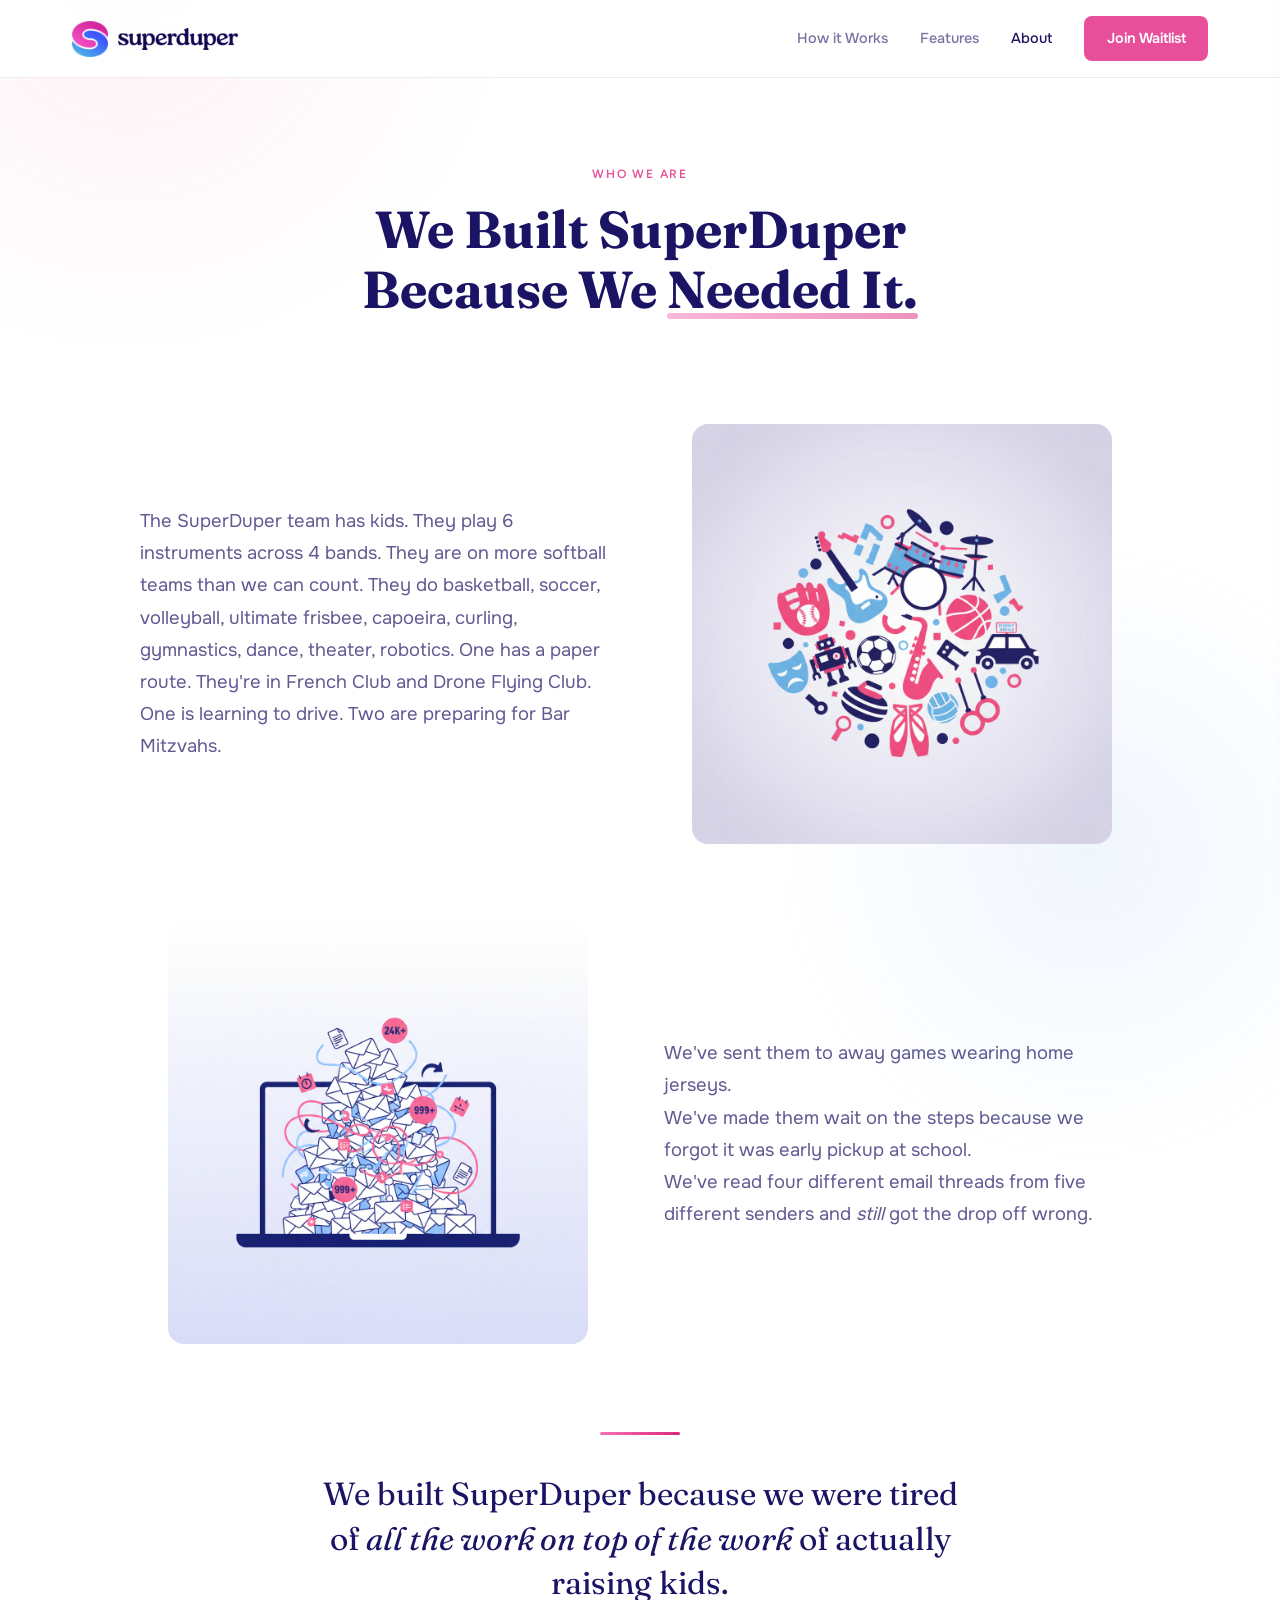
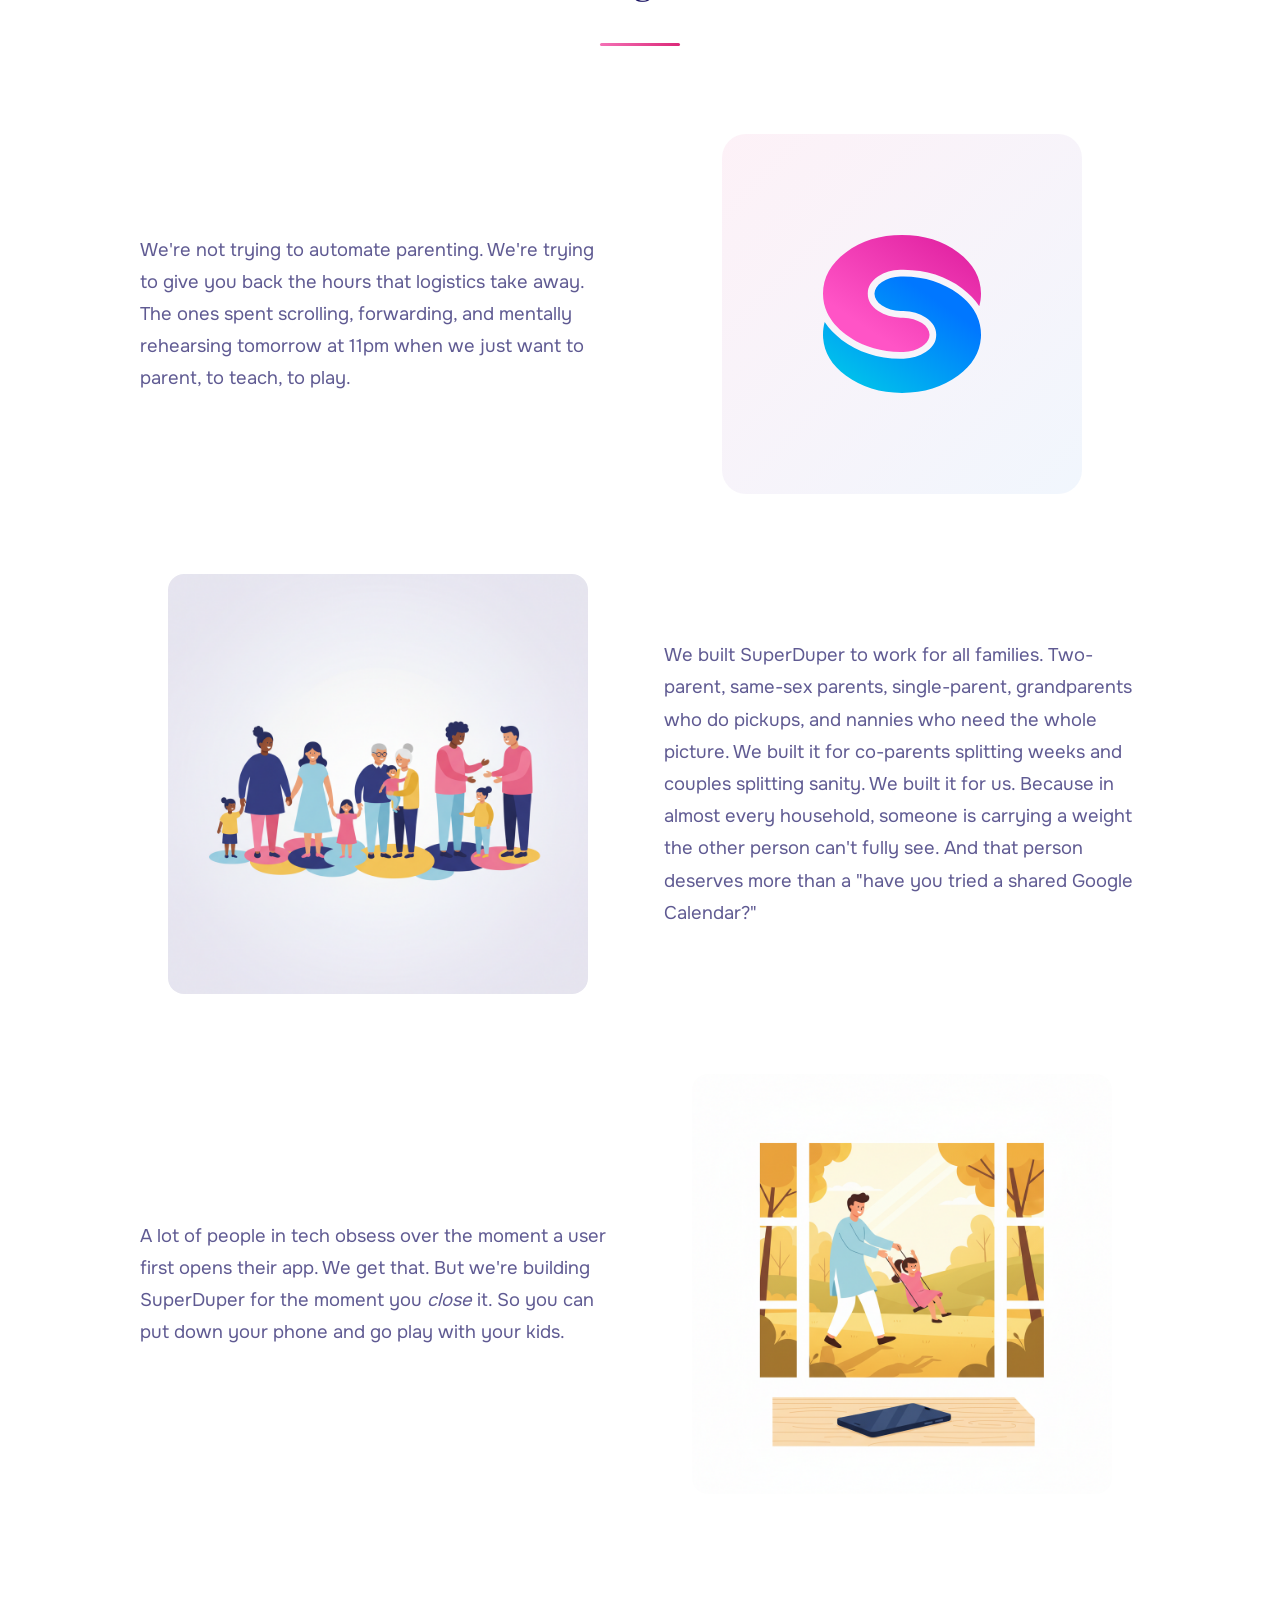
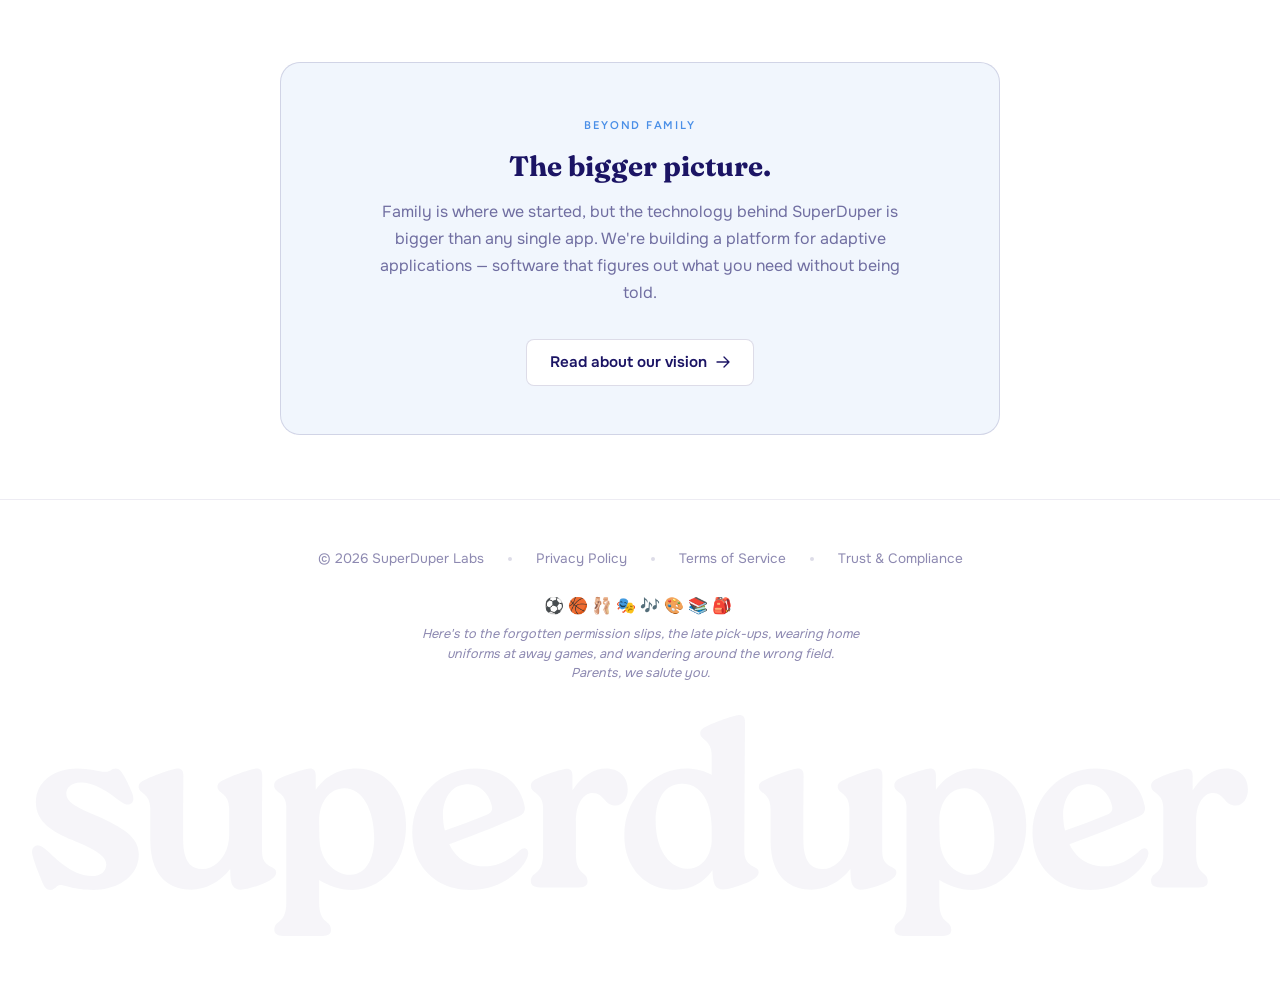
<file: about.html>
<!doctype html>
<html lang="en">
  <head>
    <meta charset="utf-8" />
    <title>About SuperDuper — Our Story</title>
    <meta name="viewport" content="width=device-width, initial-scale=1" />
    <meta name="description" content="We built SuperDuper because we were tired of all the work on top of the work of actually raising kids. Meet the team behind the app." />

    <!-- Open Graph -->
    <meta property="og:type" content="website" />
    <meta property="og:title" content="About SuperDuper — Our Story" />
    <meta property="og:description" content="We built SuperDuper because we were tired of all the work on top of the work of actually raising kids." />
    <meta property="og:image" content="https://superduperlabs.com/images/og-image.png" />
    <meta property="og:url" content="https://superduperlabs.com/about" />
    <meta name="twitter:card" content="summary_large_image" />

    <!-- Favicons -->
    <link rel="icon" type="image/png" sizes="32x32" href="/images/favicon-32.png" />
    <link rel="icon" type="image/png" sizes="16x16" href="/images/favicon-16.png" />
    <link rel="icon" type="image/x-icon" href="/images/favicon.ico" />
    <link rel="apple-touch-icon" sizes="180x180" href="/images/apple-touch-icon.png" />

    <!-- Fonts -->
    <link rel="preconnect" href="https://fonts.googleapis.com" />
    <link rel="preconnect" href="https://fonts.gstatic.com" crossorigin />
    <link href="https://fonts.googleapis.com/css2?family=Fraunces:ital,opsz,wght@0,9..144,400;0,9..144,700;1,9..144,400&family=Onest:wght@300;400;500;600&family=Figtree:wght@500;600;700&display=swap" rel="stylesheet" />

    <!-- PostHog -->
    <script>
        !function(t,e){var o,n,p,r;e.__SV||(window.posthog && window.posthog.__loaded)||(window.posthog=e,e._i=[],e.init=function(i,s,a){function g(t,e){var o=e.split(".");2==o.length&&(t=t[o[0]],e=o[1]),t[e]=function(){t.push([e].concat(Array.prototype.slice.call(arguments,0)))}}(p=t.createElement("script")).type="text/javascript",p.crossOrigin="anonymous",p.async=!0,p.src=s.api_host.replace(".i.posthog.com","-assets.i.posthog.com")+"/static/array.js",(r=t.getElementsByTagName("script")[0]).parentNode.insertBefore(p,r);var u=e;for(void 0!==a?u=e[a]=[]:a="posthog",u.people=u.people||[],u.toString=function(t){var e="posthog";return"posthog"!==a&&(e+="."+a),t||(e+=" (stub)"),e},u.people.toString=function(){return u.toString(1)+".people (stub)"},o="init rs ls wi ns us ts ss capture calculateEventProperties vs register register_once register_for_session unregister unregister_for_session gs getFeatureFlag getFeatureFlagPayload getFeatureFlagResult isFeatureEnabled reloadFeatureFlags updateFlags updateEarlyAccessFeatureEnrollment getEarlyAccessFeatures on onFeatureFlags onSurveysLoaded onSessionId getSurveys getActiveMatchingSurveys renderSurvey displaySurvey cancelPendingSurvey canRenderSurvey canRenderSurveyAsync identify setPersonProperties group resetGroups setPersonPropertiesForFlags resetPersonPropertiesForFlags setGroupPropertiesForFlags resetGroupPropertiesForFlags reset get_distinct_id getGroups get_session_id get_session_replay_url alias set_config startSessionRecording stopSessionRecording sessionRecordingStarted captureException startExceptionAutocapture stopExceptionAutocapture loadToolbar get_property getSessionProperty fs ds createPersonProfile setInternalOrTestUser ps Qr opt_in_capturing opt_out_capturing has_opted_in_capturing has_opted_out_capturing get_explicit_consent_status is_capturing clear_opt_in_out_capturing hs debug M cs getPageViewId captureTraceFeedback captureTraceMetric Kr".split(" "),n=0;n<o.length;n++)g(u,o[n]);e._i.push([i,s,a])},e.__SV=1)}(document,window.posthog||[]);
        posthog.init('phc_4WpCTwFtU1Cq8mqozr1q7M3f3Mxdjz937OrvDhxCaaw', {
            api_host: 'https://us.i.posthog.com',
            defaults: '2025-11-30',
            person_profiles: 'identified_only',
        })
    </script>

    <style>
      /* ============================================
         CSS Custom Properties
         ============================================ */
      :root {
        --navy: #1B1464;
        --pink: #E84F9A;
        --blue: #4A8FE7;
        --gradient-pink: linear-gradient(135deg, #F472B6, #DB2777);
        --gradient-blue: linear-gradient(135deg, #60A5FA, #2563EB);
        --navy-90: rgba(27, 20, 100, 0.9);
        --navy-70: rgba(27, 20, 100, 0.7);
        --navy-60: rgba(27, 20, 100, 0.6);
        --navy-50: rgba(27, 20, 100, 0.5);
        --navy-40: rgba(27, 20, 100, 0.4);
        --navy-15: rgba(27, 20, 100, 0.15);
        --navy-08: rgba(27, 20, 100, 0.08);
        --navy-04: rgba(27, 20, 100, 0.04);
        --pink-15: rgba(232, 79, 154, 0.15);
        --pink-08: rgba(232, 79, 154, 0.08);
        --blue-15: rgba(74, 143, 231, 0.15);
        --blue-08: rgba(74, 143, 231, 0.08);
      }

      /* ============================================
         Reset & Base
         ============================================ */
      *,
      *::before,
      *::after {
        box-sizing: border-box;
        margin: 0;
        padding: 0;
      }

      html {
        scroll-behavior: smooth;
      }

      body {
        font-family: 'Onest', system-ui, sans-serif;
        background: #ffffff;
        color: var(--navy);
        min-height: 100vh;
        overflow-x: hidden;
        position: relative;
        line-height: 1.6;
      }

      body::before {
        content: '';
        position: fixed;
        top: -40%;
        left: -20%;
        width: 60%;
        height: 80%;
        background: radial-gradient(ellipse, var(--pink-08) 0%, transparent 70%);
        pointer-events: none;
        z-index: 0;
      }

      body::after {
        content: '';
        position: fixed;
        bottom: -30%;
        right: -10%;
        width: 50%;
        height: 70%;
        background: radial-gradient(ellipse, var(--blue-08) 0%, transparent 70%);
        pointer-events: none;
        z-index: 0;
      }

      /* ============================================
         Typography
         ============================================ */
      h1, h2, h3 {
        font-family: 'Fraunces', serif;
        line-height: 1.1;
      }

      /* ============================================
         Layout
         ============================================ */
      .container {
        max-width: 1200px;
        margin: 0 auto;
        padding: 0 2rem;
        position: relative;
        z-index: 1;
      }

      section {
        padding: 6rem 0;
      }

      /* ============================================
         Scroll Animations
         ============================================ */
      .fade-in {
        opacity: 0;
        transform: translateY(24px);
        transition: opacity 0.6s ease, transform 0.6s ease;
      }

      .fade-in.visible {
        opacity: 1;
        transform: translateY(0);
      }

      /* ============================================
         Header
         ============================================ */
      .header {
        position: fixed;
        top: 0;
        left: 0;
        right: 0;
        z-index: 100;
        padding: 1rem 0;
        background: rgba(255, 255, 255, 0.92);
        backdrop-filter: blur(12px);
        border-bottom: 1px solid var(--navy-08);
      }

      .header .container {
        display: flex;
        align-items: center;
        justify-content: space-between;
      }

      .logo {
        display: flex;
        align-items: center;
        gap: 0.6rem;
        text-decoration: none;
      }

      .logo-mark {
        height: 36px;
        width: auto;
      }

      .logo-wordmark {
        height: 22px;
        width: auto;
      }

      .nav {
        display: flex;
        align-items: center;
        gap: 2rem;
      }

      .nav-link {
        color: var(--navy-60);
        text-decoration: none;
        font-size: 0.9rem;
        font-weight: 500;
        transition: color 0.2s ease;
      }

      .nav-link:hover,
      .nav-link--active {
        color: var(--navy);
      }

      .btn {
        display: inline-flex;
        align-items: center;
        gap: 0.5rem;
        padding: 0.7rem 1.4rem;
        font-family: 'Onest', sans-serif;
        font-size: 0.9rem;
        font-weight: 600;
        border: none;
        border-radius: 8px;
        cursor: pointer;
        text-decoration: none;
        transition: all 0.2s ease;
      }

      .btn-primary {
        background: var(--pink);
        color: #ffffff;
      }

      .btn-primary:hover {
        background: #d63e87;
        transform: translateY(-1px);
        box-shadow: 0 4px 12px rgba(232, 79, 154, 0.3);
      }

      /* ============================================
         Mobile Nav Drawer
         ============================================ */
      .mobile-menu-btn {
        display: none;
        background: none;
        border: none;
        color: var(--navy);
        cursor: pointer;
        padding: 0.5rem;
        z-index: 110;
      }

      .mobile-menu-btn svg {
        width: 24px;
        height: 24px;
      }

      .mobile-nav-overlay {
        display: none;
        position: fixed;
        inset: 0;
        background: rgba(27, 20, 100, 0.4);
        z-index: 105;
        opacity: 0;
        transition: opacity 0.3s ease;
      }

      .mobile-nav-overlay.active {
        opacity: 1;
      }

      .mobile-nav-drawer {
        position: fixed;
        top: 0;
        right: -300px;
        width: 280px;
        height: 100%;
        background: #fff;
        z-index: 110;
        padding: 5rem 2rem 2rem;
        transition: right 0.3s ease;
        box-shadow: -4px 0 24px rgba(27, 20, 100, 0.1);
      }

      .mobile-nav-drawer.active {
        right: 0;
      }

      .mobile-nav-drawer a {
        display: block;
        padding: 1rem 0;
        color: var(--navy);
        text-decoration: none;
        font-size: 1.1rem;
        font-weight: 500;
        border-bottom: 1px solid var(--navy-08);
      }

      .mobile-nav-drawer a:last-child {
        border-bottom: none;
      }

      .mobile-nav-drawer .btn-primary {
        display: block;
        text-align: center;
        margin-top: 1.5rem;
        color: #fff;
      }

      .mobile-nav-close {
        position: absolute;
        top: 1.25rem;
        right: 1.25rem;
        background: none;
        border: none;
        color: var(--navy);
        cursor: pointer;
        padding: 0.5rem;
      }

      .mobile-nav-close svg {
        width: 24px;
        height: 24px;
      }

      .underline-gradient {
        position: relative;
        display: inline;
      }

      .underline-gradient::after {
        content: '';
        position: absolute;
        left: 0;
        bottom: 2px;
        width: 100%;
        height: 6px;
        background: var(--gradient-pink);
        border-radius: 3px;
        opacity: 0.5;
      }

      /* ============================================
         Our Story Section
         ============================================ */
      .story {
        padding-top: 10rem;
        padding-bottom: 2rem;
      }

      .story-header {
        max-width: 720px;
        margin: 0 auto 4rem;
        text-align: center;
      }

      .story-headline {
        font-size: clamp(2rem, 4.5vw, 3.25rem);
        color: var(--navy);
        margin-bottom: 1rem;
        line-height: 1.15;
      }

      /* Story Rows - alternating text + image */
      .story-row {
        display: grid;
        grid-template-columns: 1fr 1fr;
        gap: 3rem;
        max-width: 1000px;
        margin: 0 auto;
        align-items: center;
        padding: 2.5rem 0;
      }

      .story-row.reverse {
        direction: rtl;
      }

      .story-row.reverse > * {
        direction: ltr;
      }

      .story-row.text-only {
        grid-template-columns: 1fr;
        max-width: 720px;
        text-align: center;
        padding: 3rem 0;
      }

      .story-text p {
        font-size: 1.15rem;
        line-height: 1.75;
        color: var(--navy-70);
      }

      .story-visual {
        display: flex;
        align-items: center;
        justify-content: center;
      }

      .story-visual img {
        width: 100%;
        max-width: 420px;
        height: auto;
        border-radius: 16px;
      }

      .story-visual--logo {
        background: linear-gradient(135deg, var(--pink-08), var(--blue-08));
        border-radius: 24px;
        padding: 3rem;
        display: flex;
        align-items: center;
        justify-content: center;
        aspect-ratio: 1;
        max-width: 360px;
        width: 100%;
      }

      .story-visual--logo img {
        width: 60%;
        height: auto;
        border-radius: 0;
      }

      .story-pullquote {
        font-family: 'Fraunces', serif;
        font-size: clamp(1.5rem, 3vw, 2rem);
        line-height: 1.4;
        color: var(--navy);
        text-align: center;
        max-width: 640px;
        margin: 0 auto;
        padding: 2.5rem 0;
        position: relative;
      }

      .story-pullquote::before,
      .story-pullquote::after {
        content: '';
        position: absolute;
        left: 50%;
        transform: translateX(-50%);
        width: 80px;
        height: 3px;
        background: var(--gradient-pink);
        border-radius: 2px;
      }

      .story-pullquote::before {
        top: 0;
      }

      .story-pullquote::after {
        bottom: 0;
      }

      /* ============================================
         Section Headers
         ============================================ */
      .section-label {
        display: inline-block;
        font-family: 'Figtree', sans-serif;
        font-size: 0.75rem;
        font-weight: 600;
        letter-spacing: 0.15em;
        text-transform: uppercase;
        color: var(--pink);
        margin-bottom: 1rem;
      }

      /* ============================================
         Vision Callout
         ============================================ */
      .vision-callout-section {
        padding-bottom: 4rem;
      }

      .vision-callout {
        max-width: 720px;
        margin: 0 auto;
        background: var(--blue-08);
        border: 1px solid var(--navy-15);
        border-radius: 20px;
        padding: 3rem;
        text-align: center;
      }

      .vision-callout-label {
        display: inline-block;
        font-family: 'Figtree', sans-serif;
        font-size: 0.7rem;
        font-weight: 600;
        letter-spacing: 0.15em;
        text-transform: uppercase;
        color: var(--blue);
        margin-bottom: 1rem;
      }

      .vision-callout h3 {
        font-size: clamp(1.4rem, 3vw, 1.75rem);
        color: var(--navy);
        margin-bottom: 1rem;
      }

      .vision-callout p {
        font-size: 1rem;
        color: var(--navy-60);
        line-height: 1.7;
        max-width: 540px;
        margin: 0 auto 2rem;
      }

      .vision-callout-link {
        display: inline-flex;
        align-items: center;
        gap: 0.5rem;
        font-weight: 600;
        font-size: 0.95rem;
        color: var(--navy);
        background: #ffffff;
        border: 1px solid var(--navy-15);
        padding: 0.65rem 1.4rem;
        border-radius: 8px;
        text-decoration: none;
        transition: border-color 0.2s ease, gap 0.2s ease, box-shadow 0.2s ease;
      }

      .vision-callout-link:hover {
        border-color: var(--navy-40);
        box-shadow: 0 2px 8px rgba(27, 20, 100, 0.08);
        gap: 0.8rem;
      }

      .vision-callout-link svg {
        width: 16px;
        height: 16px;
      }

      /* ============================================
         Footer
         ============================================ */
      .footer {
        padding: 3rem 0;
        border-top: 1px solid var(--navy-08);
        text-align: center;
      }

      .footer-content {
        display: flex;
        align-items: center;
        justify-content: center;
        gap: 1.5rem;
        flex-wrap: wrap;
        font-size: 0.85rem;
        color: var(--navy-50);
      }

      .footer a {
        color: var(--navy-50);
        text-decoration: none;
        transition: color 0.2s ease;
      }

      .footer a:hover {
        color: var(--navy);
      }

      .footer-divider {
        width: 4px;
        height: 4px;
        background: var(--navy-15);
        border-radius: 50%;
      }

      .footer-emojis {
        margin-top: 1.5rem;
        margin-bottom: 0.4rem;
        font-size: 1rem;
        text-align: center;
        font-style: normal;
        letter-spacing: 0.25em;
      }

      .footer-tagline {
        margin-top: 0;
        font-size: 0.8rem;
        font-style: italic;
        color: var(--navy-50);
        text-align: center;
        max-width: 480px;
        margin-left: auto;
        margin-right: auto;
        line-height: 1.5;
      }

      .footer-wordmark {
        margin-top: 2rem;
        padding: 0 2rem;
        pointer-events: none;
        user-select: none;
        color: rgba(27, 20, 100, 0.04);
        line-height: 0;
      }

      .footer-wordmark svg {
        width: 100%;
        display: block;
      }

      /* ============================================
         Responsive
         ============================================ */
      @media (max-width: 768px) {
        section {
          padding: 4rem 0;
        }

        .story {
          padding-top: 8rem;
        }

        .story-row {
          grid-template-columns: 1fr;
          gap: 2rem;
        }

        .story-row.reverse {
          direction: ltr;
        }

        .story-text p {
          text-align: left;
        }

        .story-pullquote {
          font-size: clamp(1.35rem, 2.5vw, 1.75rem);
        }

        .story-visual--logo {
          max-width: 280px;
          margin: 0 auto;
        }

        .nav-link {
          display: none;
        }

        .mobile-menu-btn {
          display: block;
        }

        .header .btn {
          display: none;
        }

        .mobile-nav-overlay {
          display: block;
          pointer-events: none;
        }

        .mobile-nav-overlay.active {
          pointer-events: auto;
        }

      }

      @media (max-width: 480px) {
        .container {
          padding: 0 1.25rem;
        }

        .story {
          padding-top: 7rem;
        }

        .story-headline {
          text-align: left;
        }

        .story-header {
          text-align: left;
        }

        .story-pullquote {
          text-align: left;
          padding: 2rem 0;
        }

        .story-pullquote::before,
        .story-pullquote::after {
          left: 0;
          transform: none;
        }

        .footer-content {
          flex-direction: column;
          gap: 0.75rem;
        }

        .footer-divider {
          display: none;
        }
      }
    </style>
  </head>
  <body>

    <!-- Header -->
    <header class="header">
      <div class="container">
        <a href="/" class="logo">
          <img src="images/logo-header.png" alt="" class="logo-mark" />
          <img src="images/wordmark-header.png" alt="SuperDuper" class="logo-wordmark" />
        </a>
        <nav class="nav">
          <a href="/#how-it-works" class="nav-link">How it Works</a>
          <a href="/#features" class="nav-link">Features</a>
          <a href="/about.html" class="nav-link nav-link--active">About</a>
          <a href="/#signup" class="btn btn-primary">Join Waitlist</a>
          <button class="mobile-menu-btn" aria-label="Open menu" id="mobile-menu-open">
            <svg xmlns="http://www.w3.org/2000/svg" fill="none" viewBox="0 0 24 24" stroke-width="1.5" stroke="currentColor">
              <path stroke-linecap="round" stroke-linejoin="round" d="M3.75 6.75h16.5M3.75 12h16.5m-16.5 5.25h16.5" />
            </svg>
          </button>
        </nav>
      </div>
    </header>

    <!-- Mobile Nav Drawer -->
    <div class="mobile-nav-overlay" id="mobile-nav-overlay"></div>
    <div class="mobile-nav-drawer" id="mobile-nav-drawer">
      <button class="mobile-nav-close" aria-label="Close menu" id="mobile-menu-close">
        <svg xmlns="http://www.w3.org/2000/svg" fill="none" viewBox="0 0 24 24" stroke-width="1.5" stroke="currentColor">
          <path stroke-linecap="round" stroke-linejoin="round" d="M6 18 18 6M6 6l12 12" />
        </svg>
      </button>
      <a href="/#how-it-works" class="mobile-nav-link">How it Works</a>
      <a href="/#features" class="mobile-nav-link">Features</a>
      <a href="/about.html" class="mobile-nav-link">About</a>
      <a href="/#signup" class="btn btn-primary mobile-nav-link">Join Waitlist</a>
    </div>

    <!-- Our Story -->
    <section class="story">
      <div class="container">
        <div class="story-header">
          <span class="section-label fade-in">Who We Are</span>
          <h1 class="story-headline fade-in">We Built SuperDuper Because We <span class="underline-gradient">Needed It.</span></h1>
        </div>

        <!-- Row 1: Activities + illustration -->
        <div class="story-row fade-in">
          <div class="story-text">
            <p>The SuperDuper team has kids. They play 6 instruments across 4 bands. They are on more softball teams than we can count. They do basketball, soccer, volleyball, ultimate frisbee, capoeira, curling, gymnastics, dance, theater, robotics. One has a paper route. They're in French Club and Drone Flying Club. One is learning to drive. Two are preparing for Bar Mitzvahs.</p>
          </div>
          <div class="story-visual">
            <img src="images/about-activities.png" alt="A colorful jumble of activity icons — instruments, sports gear, theater masks, robots" />
          </div>
        </div>

        <!-- Row 2: Failures + inbox illustration (reversed) -->
        <div class="story-row reverse fade-in">
          <div class="story-text">
            <p>We've sent them to away games wearing home jerseys.<br />We've made them wait on the steps because we forgot it was early pickup at school.<br />We've read four different email threads from five different senders and <em>still</em> got the drop off wrong.</p>
          </div>
          <div class="story-visual">
            <img src="images/about-inbox.png" alt="An overflowing inbox — envelopes and notifications piling up" />
          </div>
        </div>

        <!-- Row 3: Pullquote (centered, text only) -->
        <div class="story-row text-only fade-in">
          <div>
            <blockquote class="story-pullquote">We built SuperDuper because we were tired of <em>all the work on top of the work</em> of actually raising kids.</blockquote>
          </div>
        </div>

        <!-- Row 4: Give back the hours + logo -->
        <div class="story-row fade-in">
          <div class="story-text">
            <p>We're not trying to automate parenting. We're trying to give you back the hours that logistics take away. The ones spent scrolling, forwarding, and mentally rehearsing tomorrow at 11pm when we just want to parent, to teach, to play.</p>
          </div>
          <div class="story-visual">
            <div class="story-visual--logo">
              <img src="images/superduper-logo-full-color.svg" alt="SuperDuper" />
            </div>
          </div>
        </div>

        <!-- Row 5: All families + illustration (reversed) -->
        <div class="story-row reverse fade-in">
          <div class="story-text">
            <p>We built SuperDuper to work for all families. Two-parent, same-sex parents, single-parent, grandparents who do pickups, and nannies who need the whole picture. We built it for co-parents splitting weeks and couples splitting sanity. We built it for us. Because in almost every household, someone is carrying a weight the other person can't fully see. And that person deserves more than a "have you tried a shared Google Calendar?"</p>
          </div>
          <div class="story-visual">
            <img src="images/about-families.png" alt="Diverse families — different ages, races, and family types together" />
          </div>
        </div>

        <!-- Row 6: Close the app + presence illustration -->
        <div class="story-row fade-in">
          <div class="story-text">
            <p>A lot of people in tech obsess over the moment a user first opens their app. We get that. But we're building SuperDuper for the moment you <em>close</em> it. So you can put down your phone and go play with your kids.</p>
          </div>
          <div class="story-visual">
            <img src="images/about-presence.png" alt="A phone face-down on a table, a parent and child playing outside through the window" />
          </div>
        </div>
      </div>
    </section>

    <!-- Vision Callout -->
    <section class="vision-callout-section">
      <div class="container">
        <div class="vision-callout fade-in">
          <span class="vision-callout-label">Beyond Family</span>
          <h3>The bigger picture.</h3>
          <p>Family is where we started, but the technology behind SuperDuper is bigger than any single app. We're building a platform for adaptive applications — software that figures out what you need without being told.</p>
          <a href="/vision.html" class="vision-callout-link">
            Read about our vision
            <svg xmlns="http://www.w3.org/2000/svg" fill="none" viewBox="0 0 24 24" stroke-width="2" stroke="currentColor">
              <path stroke-linecap="round" stroke-linejoin="round" d="M13.5 4.5 21 12m0 0-7.5 7.5M21 12H3" />
            </svg>
          </a>
        </div>
      </div>
    </section>

    <!-- Footer -->
    <footer class="footer">
      <div class="container">
        <div class="footer-content">
          <span>&copy; 2026 SuperDuper Labs</span>
          <span class="footer-divider"></span>
          <a href="/privacy.html">Privacy Policy</a>
          <span class="footer-divider"></span>
          <a href="/terms.html">Terms of Service</a>
          <span class="footer-divider"></span>
          <a href="https://trust.superduperlabs.com">Trust & Compliance</a>
        </div>
        <p class="footer-emojis">&#9917;&#127936;&#129648;&#127917;&#127926;&#127912;&#128218;&#127890;</p>
        <p class="footer-tagline">Here's to the forgotten permission slips, the late pick-ups, wearing home uniforms at away games, and wandering around the wrong field.<br>Parents, we salute you.</p>
      </div>
      <div class="footer-wordmark" aria-hidden="true">
        <svg viewBox="0 0 660 120" fill="none" xmlns="http://www.w3.org/2000/svg">
          <path d="M648.239 29.011C655.772 29.011 660 33.8901 660 40.3517C660 45.6264 657.225 49.0549 653.525 49.1868C647.05 49.1868 647.315 42.3297 640.972 42.3297C636.214 42.3297 631.854 47.8681 631.854 57.4945V75.2967C631.854 87.5604 638.197 84.5275 638.197 90.3297C638.197 92.967 636.082 93.6264 632.382 93.6264H613.486C609.786 93.6264 607.407 92.8352 607.407 90.1978C607.407 84.5275 614.014 87.5604 614.014 75.2967V50.2418C614.014 46.5495 612.561 44.1758 609.918 42.1978C608.597 41.2747 607.407 40.3517 607.407 38.5055C607.407 36.3956 608.464 35.4725 611.636 34.022C616.525 31.6484 624.718 29.2747 626.832 29.1429C629.079 29.1429 630.004 30.4615 630.004 33.0989V40.8791C634.893 32.8352 641.897 29.011 648.239 29.011Z" fill="currentColor"/>
          <path d="M601.44 73.4506C604.083 70.8132 606.99 72.9231 605.669 76.7473C603.026 84.1319 592.058 94.9451 574.483 94.9451C555.718 94.9451 543.033 82.022 543.033 63.956C543.033 43.6484 558.758 29.011 577.258 29.011C593.115 29.011 602.233 38.5055 604.083 49.8462C604.479 51.956 603.554 53.8022 601.044 54.989C587.565 61.055 576.861 65.1429 563.118 70.1539C565.893 76.2198 571.972 82.1539 582.147 82.1539C590.208 82.1539 596.683 78.0659 601.44 73.4506ZM571.444 37.7143C563.779 38.6374 559.683 45.8901 559.683 54.3297C559.683 57.2308 560.079 60.3956 560.74 62.6374C568.404 60 575.936 57.3626 583.072 54.3297C585.319 53.2747 587.036 52.3517 586.111 48.9231C584.261 41.2747 577.786 36.5275 571.444 37.7143Z" fill="currentColor"/>
          <path d="M512.836 29.011C527.768 29.011 539.661 40.6154 539.661 59.7363C539.661 83.0769 524.332 94.9451 510.457 94.9451C503.453 94.9451 497.111 92.4396 492.486 89.5385V101.67C492.486 113.934 498.961 110.901 498.961 116.703C498.961 119.341 496.714 120 493.146 120H474.25C470.418 120 468.171 119.209 468.171 116.703C468.171 110.901 474.646 113.934 474.646 101.67V49.978C474.646 46.2857 473.193 43.9121 470.55 42.0659C469.361 41.011 468.039 40.0879 468.039 38.2418C468.039 36.1319 469.096 35.2088 472.268 33.7582C477.289 31.5165 485.482 29.011 487.464 29.011C489.711 29.011 490.636 30.1978 490.636 32.967V40.6154C494.864 34.4176 501.868 29.011 512.836 29.011ZM509.268 86.7692C518.65 86.6374 522.35 76.6154 522.35 67.1209C522.35 51.4286 515.875 39.8242 506.228 39.8242C497.903 39.8242 492.486 47.8681 492.486 57.3626V57.7582L492.618 66.3297C492.75 79.2527 501.207 86.7692 509.268 86.7692Z" fill="currentColor"/>
          <path d="M461.625 32.967L461.493 51.033V73.978C461.493 83.6044 469.158 81.4945 469.158 85.3187C469.158 87.1648 467.836 88.6154 464.929 90.1978C460.965 92.3077 453.565 94.8132 449.865 94.8132C446.165 94.8132 444.579 92.7033 444.315 87.1648L444.182 83.6044C438.765 90.8572 430.307 94.8132 423.172 94.8132C408.9 94.8132 400.839 85.1868 400.839 68.3077V51.033C400.839 41.9341 394.497 42.8571 394.497 38.9011C394.497 37.1868 395.422 36.2637 398.593 34.8132C404.143 32.1758 413.657 29.011 415.772 29.011C417.886 29.011 418.811 30.1978 418.811 32.967L418.679 51.033V67.3846C418.679 77.4066 421.454 83.7363 429.382 83.6044C436.386 83.4725 443.654 76.0879 443.654 64.8791V51.033C443.654 41.9341 437.311 42.8571 437.311 38.9011C437.311 37.1868 438.236 36.2637 441.407 34.8132C446.957 32.1758 456.472 29.011 458.586 29.011C460.7 29.011 461.625 30.1978 461.625 32.967Z" fill="currentColor"/>
          <path d="M387.019 3.95605L386.886 22.022L386.622 73.7143C386.622 83.4725 394.419 81.3626 394.419 85.1868C394.419 87.033 393.097 88.3517 390.058 90.0659C386.226 92.044 378.694 94.6813 374.994 94.6813C371.294 94.6813 369.84 92.4396 369.444 86.9011L369.311 84.2637C365.083 90.3297 358.211 95.2088 347.904 94.8132C332.443 94.5495 321.476 82.5495 321.476 65.5385C321.476 42.7253 339.447 29.011 354.908 29.011C360.326 29.011 365.215 30.3297 368.915 32.4396V22.1538C368.915 13.0549 362.704 13.8462 362.704 9.89011C362.704 8.17583 363.629 7.25275 366.801 5.8022C372.351 3.16483 381.865 0 383.979 0C386.094 0 387.019 1.18681 387.019 3.95605ZM355.701 83.4725C363.629 83.4725 368.122 76.8791 368.915 68.8352V60.9231C368.651 55.5165 367.858 50.1099 366.008 46.4176C363.233 40.3517 358.608 37.3187 352.794 37.3187C343.808 37.3187 338.522 45.2308 338.522 57.4945C338.522 73.7143 346.583 83.4725 355.701 83.4725Z" fill="currentColor"/>
          <path d="M311.594 29.011C319.126 29.011 323.355 33.8901 323.355 40.3517C323.355 45.6264 320.58 49.0549 316.88 49.1868C310.405 49.1868 310.669 42.3297 304.326 42.3297C299.569 42.3297 295.208 47.8681 295.208 57.4945V75.2967C295.208 87.5604 301.551 84.5275 301.551 90.3297C301.551 92.967 299.437 93.6264 295.737 93.6264H276.84C273.14 93.6264 270.762 92.8352 270.762 90.1978C270.762 84.5275 277.369 87.5604 277.369 75.2967V50.2418C277.369 46.5495 275.915 44.1758 273.272 42.1978C271.951 41.2747 270.762 40.3517 270.762 38.5055C270.762 36.3956 271.819 35.4725 274.99 34.022C279.88 31.6484 288.072 29.2747 290.187 29.1429C292.433 29.1429 293.358 30.4615 293.358 33.0989V40.8791C298.248 32.8352 305.251 29.011 311.594 29.011Z" fill="currentColor"/>
          <path d="M264.795 73.4506C267.437 70.8132 270.345 72.9231 269.023 76.7473C266.38 84.1319 255.412 94.9451 237.837 94.9451C219.073 94.9451 206.387 82.022 206.387 63.956C206.387 43.6484 222.112 29.011 240.612 29.011C256.469 29.011 265.587 38.5055 267.437 49.8462C267.834 51.956 266.909 53.8022 264.398 54.989C250.919 61.055 240.216 65.1429 226.473 70.1539C229.248 76.2198 235.327 82.1539 245.502 82.1539C253.562 82.1539 260.037 78.0659 264.795 73.4506ZM234.798 37.7143C227.134 38.6374 223.037 45.8901 223.037 54.3297C223.037 57.2308 223.434 60.3956 224.094 62.6374C231.759 60 239.291 57.3626 246.427 54.3297C248.673 53.2747 250.391 52.3517 249.466 48.9231C247.616 41.2747 241.141 36.5275 234.798 37.7143Z" fill="currentColor"/>
          <path d="M176.191 29.011C191.123 29.011 203.016 40.6154 203.016 59.7363C203.016 83.0769 187.687 94.9451 173.812 94.9451C166.808 94.9451 160.466 92.4396 155.841 89.5385V101.67C155.841 113.934 162.316 110.901 162.316 116.703C162.316 119.341 160.069 120 156.501 120H137.605C133.773 120 131.526 119.209 131.526 116.703C131.526 110.901 138.001 113.934 138.001 101.67V49.978C138.001 46.2857 136.548 43.9121 133.905 42.0659C132.715 41.011 131.394 40.0879 131.394 38.2418C131.394 36.1319 132.451 35.2088 135.623 33.7582C140.644 31.5165 148.837 29.011 150.819 29.011C153.066 29.011 153.991 30.1978 153.991 32.967V40.6154C158.219 34.4176 165.223 29.011 176.191 29.011ZM172.623 86.7692C182.005 86.6374 185.705 76.6154 185.705 67.1209C185.705 51.4286 179.23 39.8242 169.583 39.8242C161.258 39.8242 155.841 47.8681 155.841 57.3626V57.7582L155.973 66.3297C156.105 79.2527 164.562 86.7692 172.623 86.7692Z" fill="currentColor"/>
          <path d="M124.98 32.967L124.848 51.033V73.978C124.848 83.6044 132.512 81.4945 132.512 85.3187C132.512 87.1648 131.191 88.6154 128.283 90.1978C124.319 92.3077 116.919 94.8132 113.219 94.8132C109.519 94.8132 107.933 92.7033 107.669 87.1648L107.537 83.6044C102.119 90.8572 93.6619 94.8132 86.5262 94.8132C72.2547 94.8132 64.1939 85.1868 64.1939 68.3077V51.033C64.1939 41.9341 57.8511 42.8571 57.8511 38.9011C57.8511 37.1868 58.7761 36.2637 61.9475 34.8132C67.4975 32.1758 77.0118 29.011 79.1261 29.011C81.2404 29.011 82.1654 30.1978 82.1654 32.967L82.0333 51.033V67.3846C82.0333 77.4066 84.8083 83.7363 92.7369 83.6044C99.7405 83.4725 107.008 76.0879 107.008 64.8791V51.033C107.008 41.9341 100.665 42.8571 100.665 38.9011C100.665 37.1868 101.59 36.2637 104.762 34.8132C110.312 32.1758 119.826 29.011 121.941 29.011C124.055 29.011 124.98 30.1978 124.98 32.967Z" fill="currentColor"/>
          <path d="M10.1444 94.9451C7.76584 94.9451 6.84083 93.8901 5.12297 89.6703C2.87654 84.2637 1.42296 80.5714 0.233672 76.0879C-0.427044 73.1868 0.365815 71.7363 1.95153 70.9451C3.80154 70.022 5.91583 71.4725 8.82298 74.1099C17.4123 82.5495 24.8123 87.4286 32.6088 87.4286C37.1016 87.4286 40.2731 84.9231 40.2731 81.0989C40.2731 76.3517 33.4016 72.7912 21.9052 67.9121C11.7301 63.5604 2.08368 58.4176 2.08368 47.4725C2.08368 34.8132 13.8444 29.011 24.1516 29.011C31.5516 29.011 36.0445 30.7253 39.8766 30.8571C42.6516 30.8571 43.0481 29.011 45.4267 29.011C47.541 29.011 48.466 30.4615 50.5802 34.1538C52.2981 37.4506 53.091 39.2967 54.2803 42.0659C55.6017 45.6264 55.0731 47.4725 53.3553 48.2637C50.8445 49.5824 48.5981 47.2088 44.3695 44.1758C39.2159 40.4835 32.4766 36.6593 26.6623 36.6593C21.2444 36.6593 18.6016 39.5604 18.6016 42.7253C18.6016 47.3407 24.1516 50.1099 34.9873 54.7253C48.9945 60.9231 57.9803 66.1978 57.9803 75.6923C57.9803 87.1648 47.0124 94.9451 33.1373 94.9451C22.698 94.9451 18.073 92.3077 15.298 92.3077C13.3159 92.3077 12.6551 94.9451 10.1444 94.9451Z" fill="currentColor"/>
        </svg>
      </div>
    </footer>

    <script>
    // Mobile nav drawer
    (function() {
      var openBtn = document.getElementById('mobile-menu-open');
      var closeBtn = document.getElementById('mobile-menu-close');
      var overlay = document.getElementById('mobile-nav-overlay');
      var drawer = document.getElementById('mobile-nav-drawer');

      function openNav() {
        overlay.classList.add('active');
        drawer.classList.add('active');
        document.body.style.overflow = 'hidden';
      }

      function closeNav() {
        overlay.classList.remove('active');
        drawer.classList.remove('active');
        document.body.style.overflow = '';
      }

      openBtn.addEventListener('click', openNav);
      closeBtn.addEventListener('click', closeNav);
      overlay.addEventListener('click', closeNav);

      var drawerLinks = drawer.querySelectorAll('a');
      for (var i = 0; i < drawerLinks.length; i++) {
        drawerLinks[i].addEventListener('click', closeNav);
      }
    })();

    // Scroll-triggered fade-in animations
    (function() {
      var fadeEls = document.querySelectorAll('.fade-in');
      if (!('IntersectionObserver' in window)) {
        for (var i = 0; i < fadeEls.length; i++) {
          fadeEls[i].classList.add('visible');
        }
        return;
      }
      var observer = new IntersectionObserver(function(entries) {
        entries.forEach(function(entry) {
          if (entry.isIntersecting) {
            entry.target.classList.add('visible');
            observer.unobserve(entry.target);
          }
        });
      }, { threshold: 0.15 });

      fadeEls.forEach(function(el) {
        observer.observe(el);
      });
    })();
    </script>
  </body>
</html>
</file>
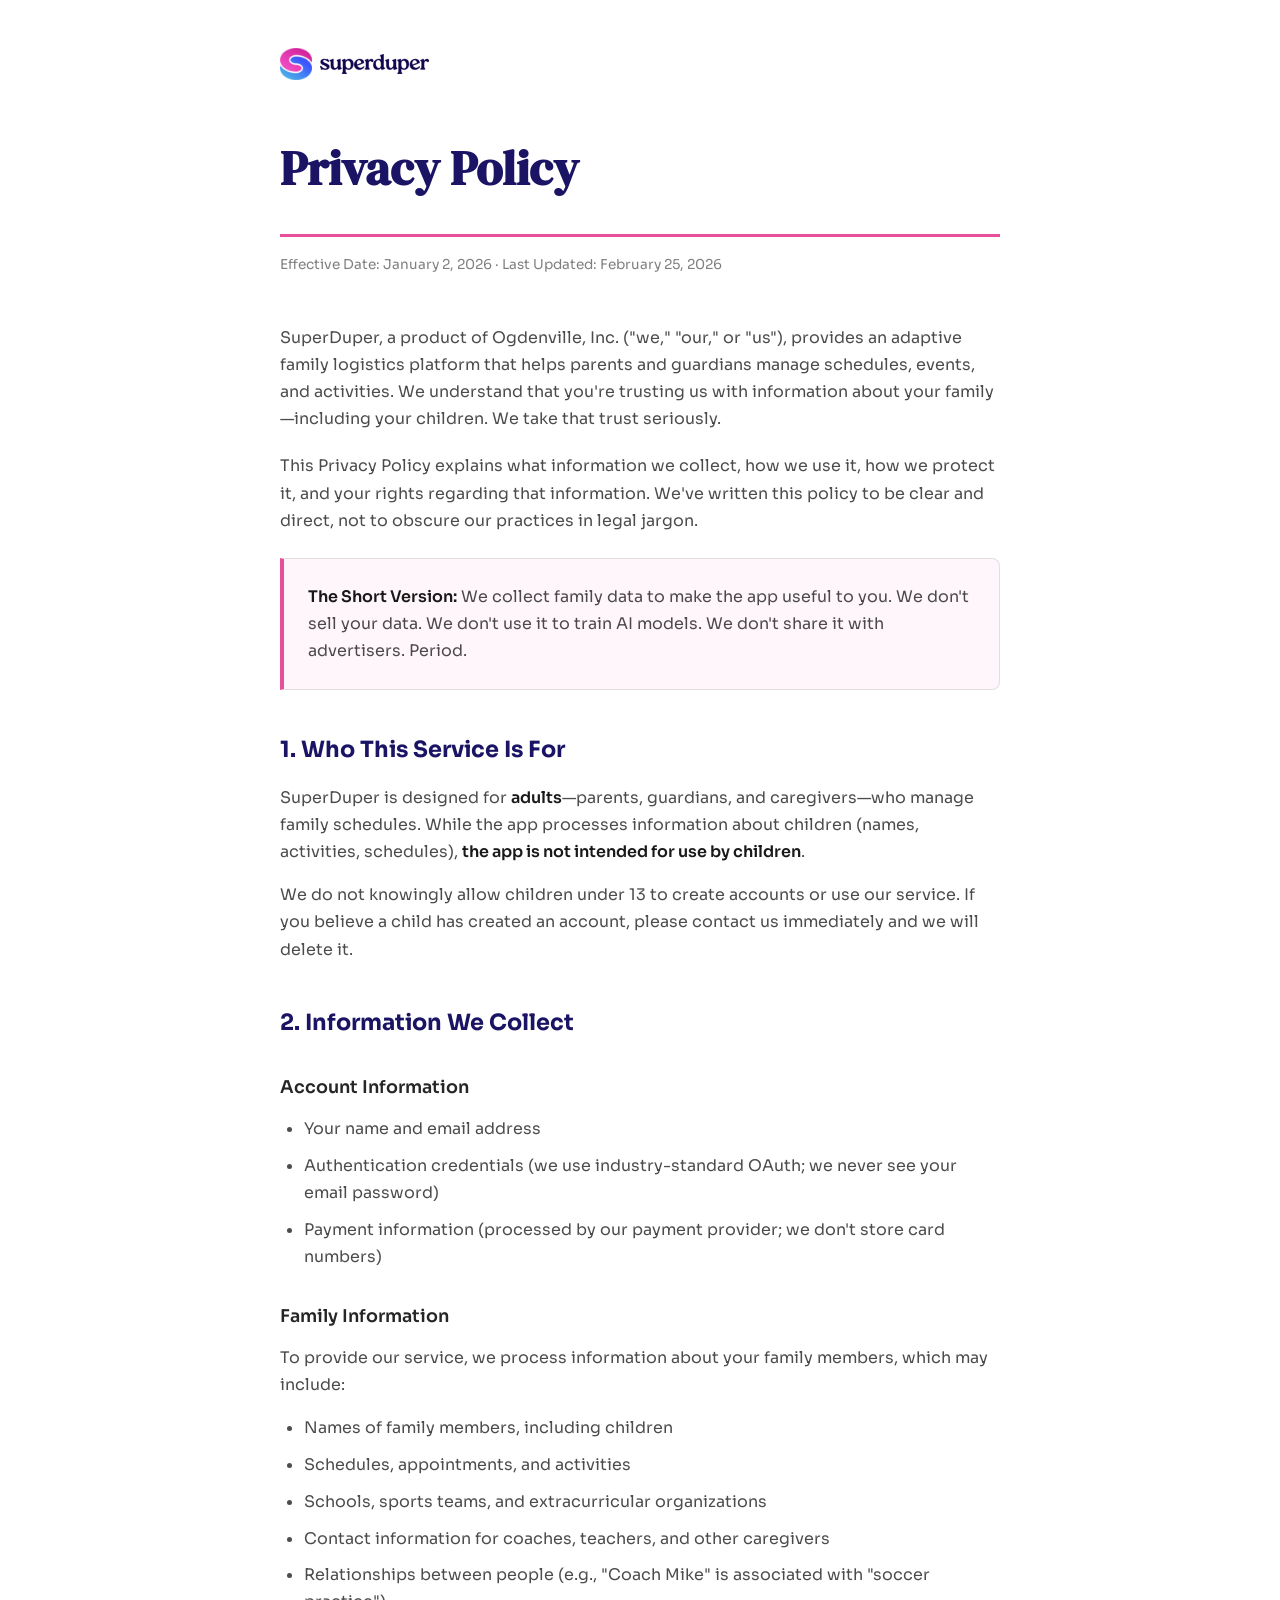
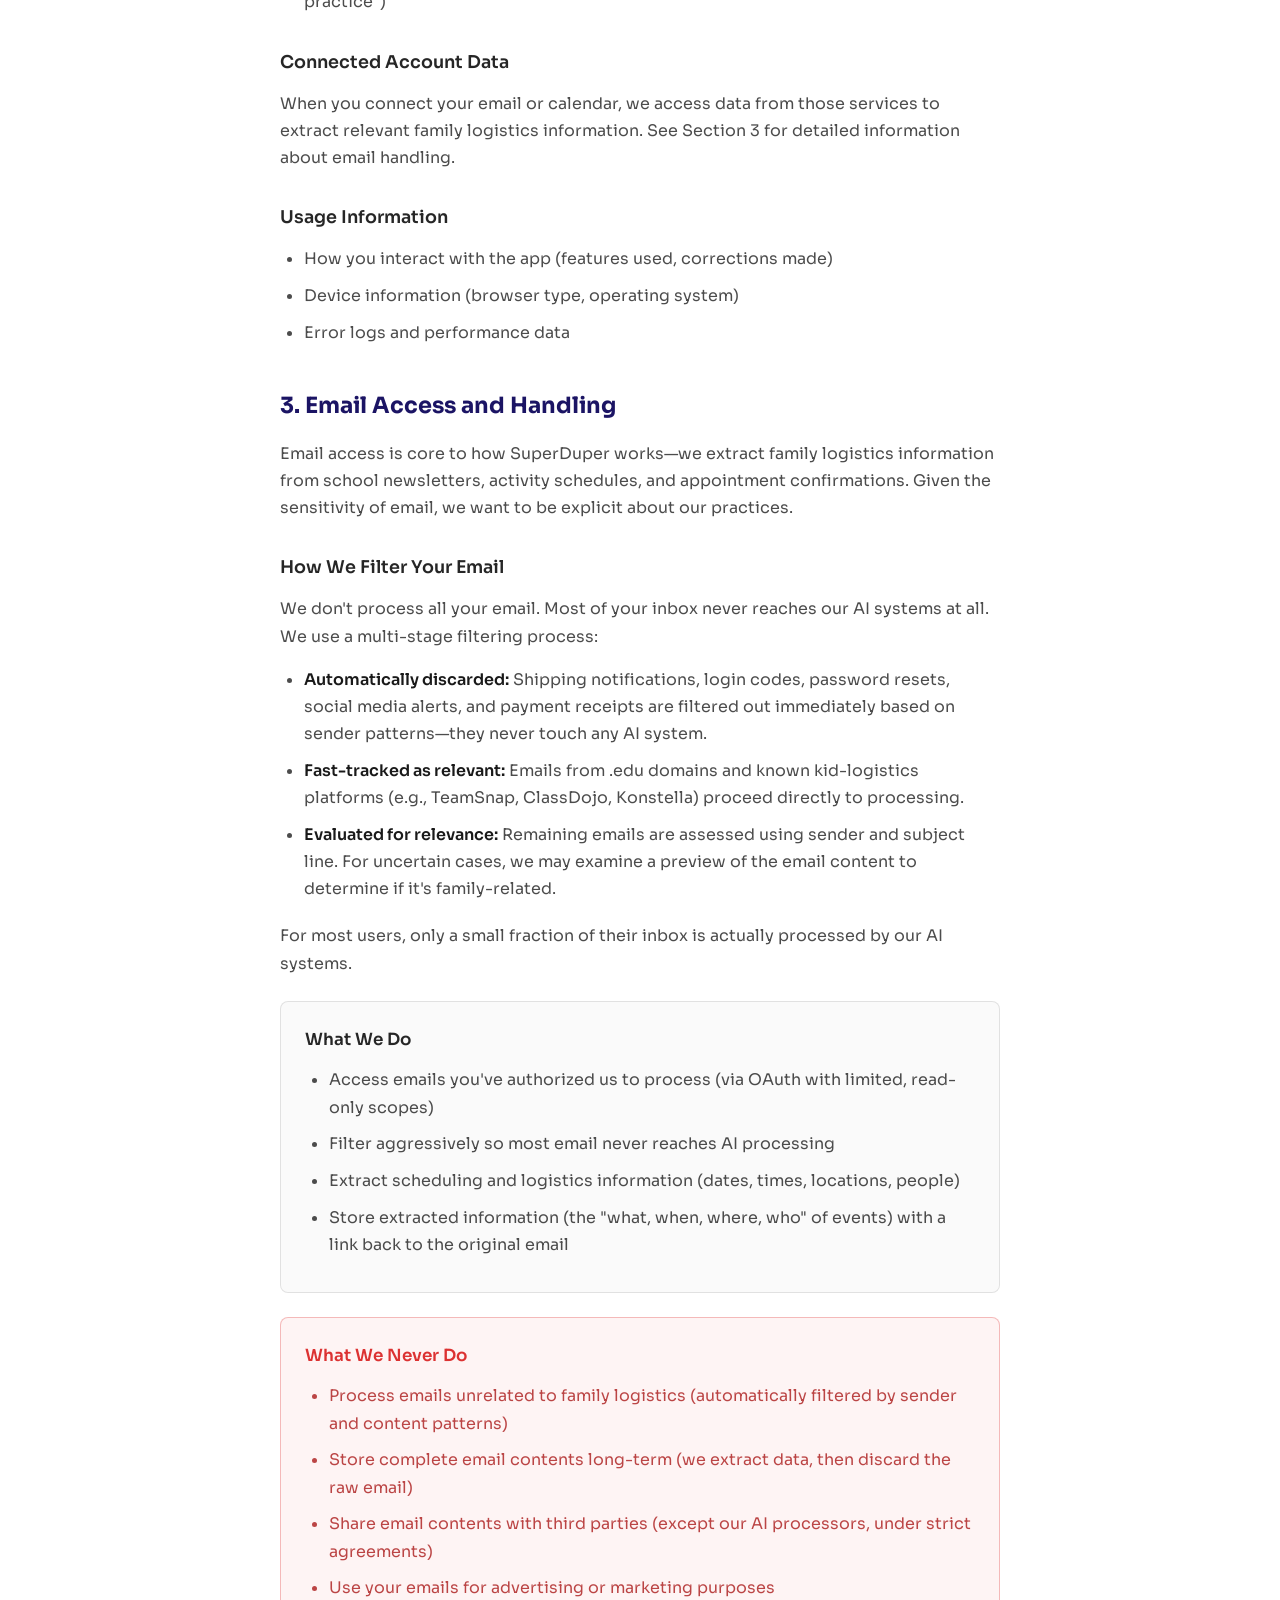
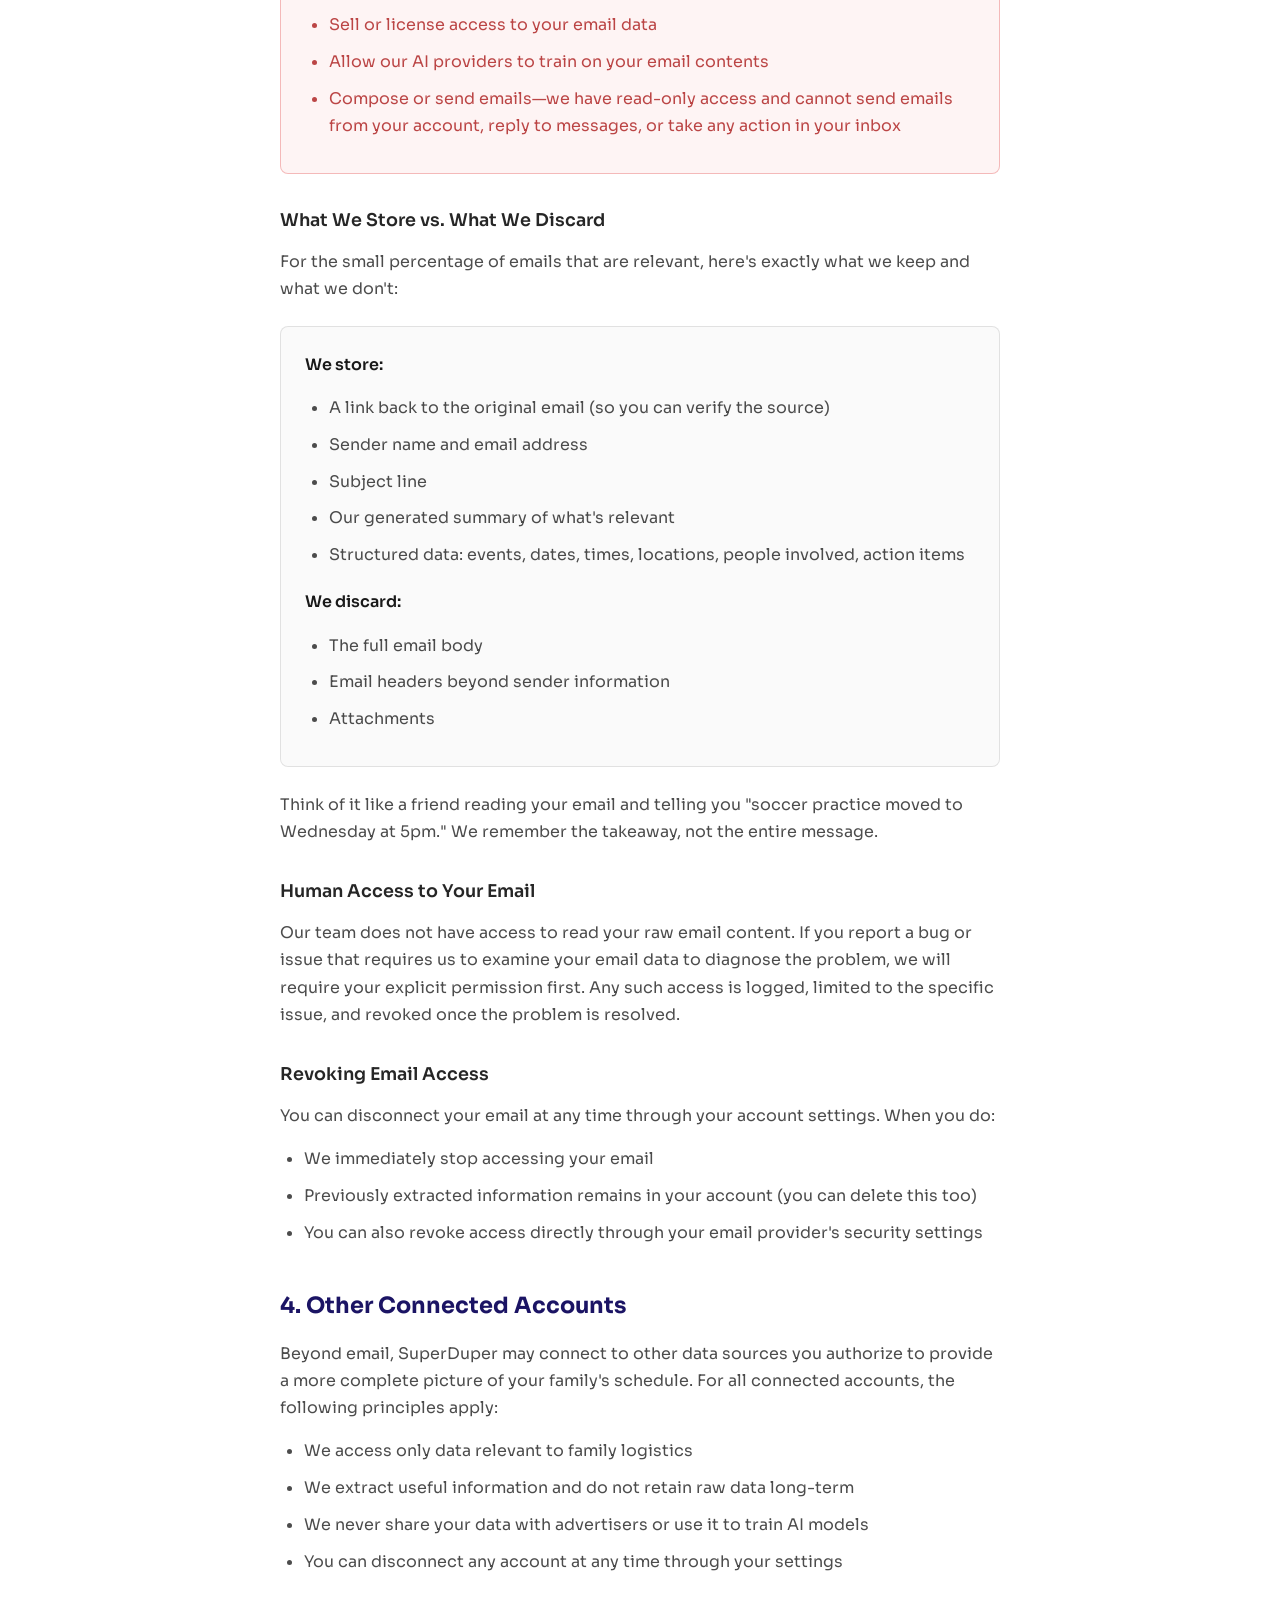
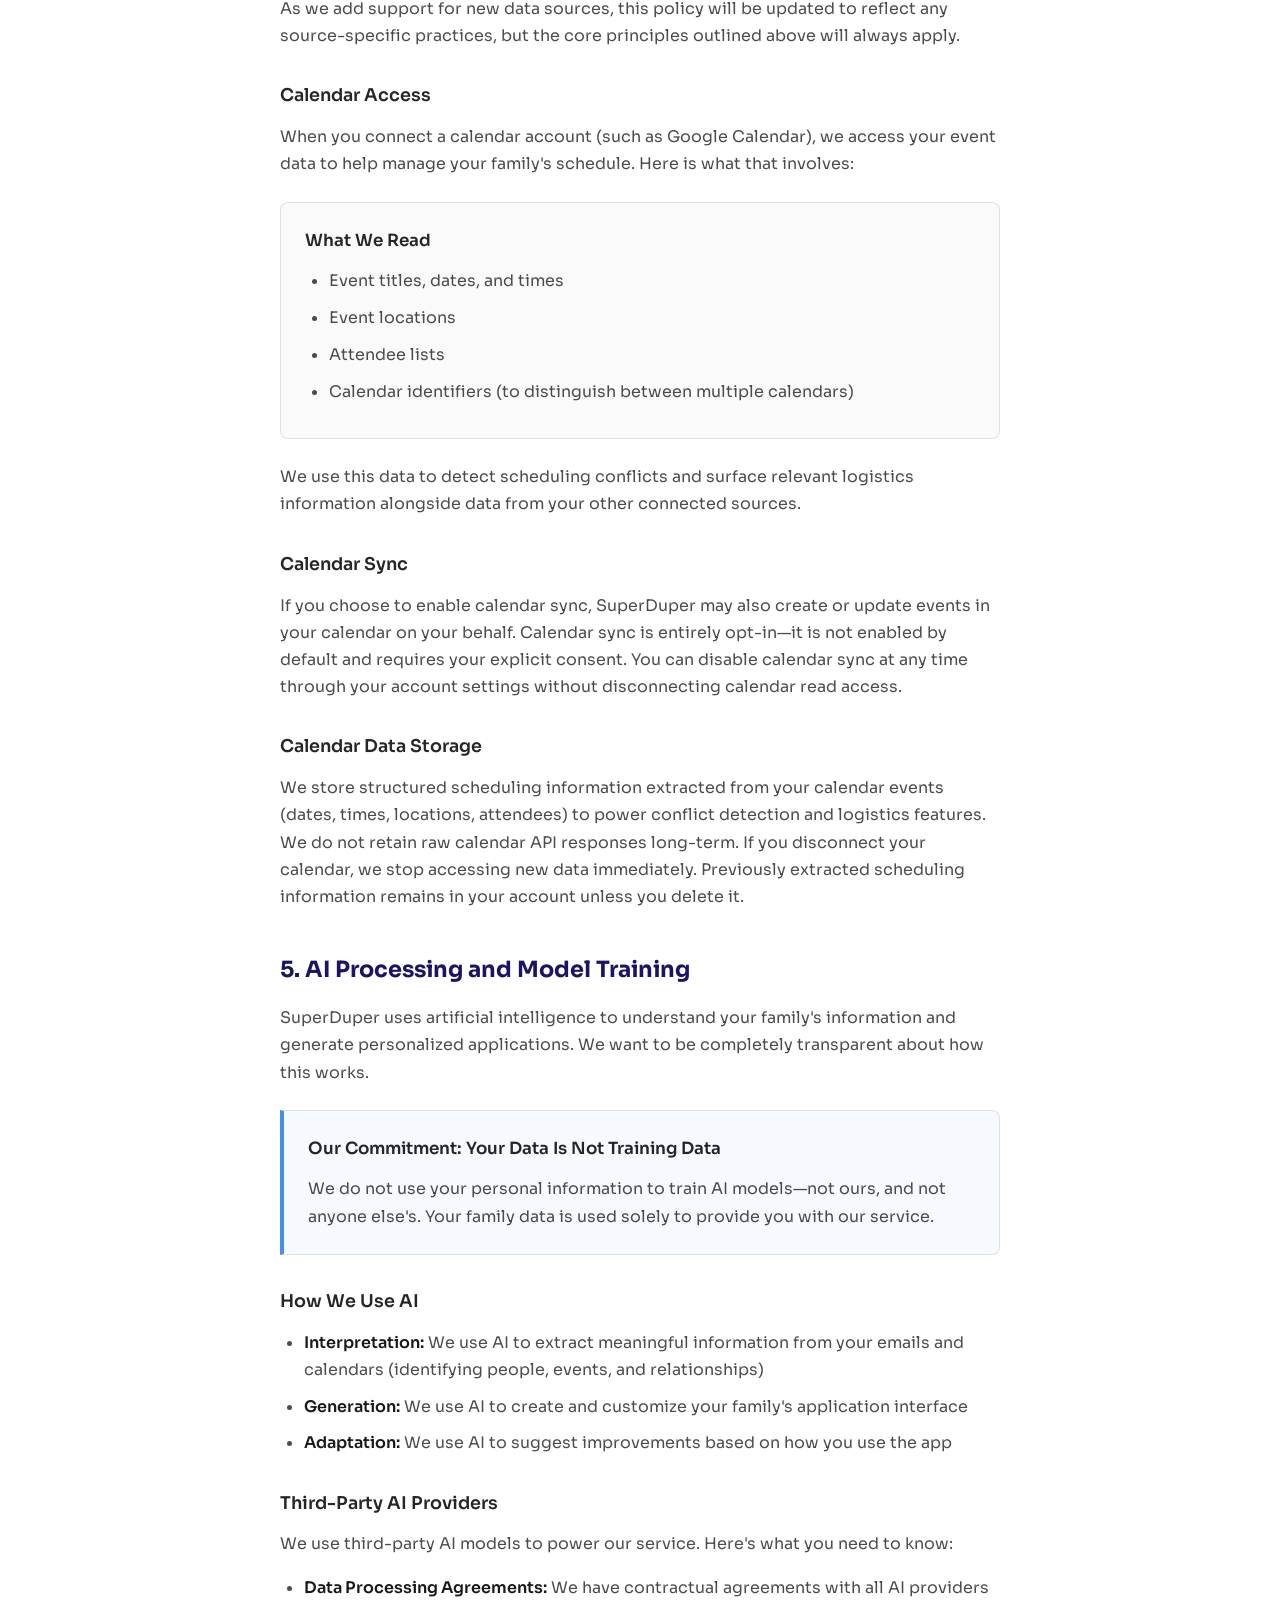
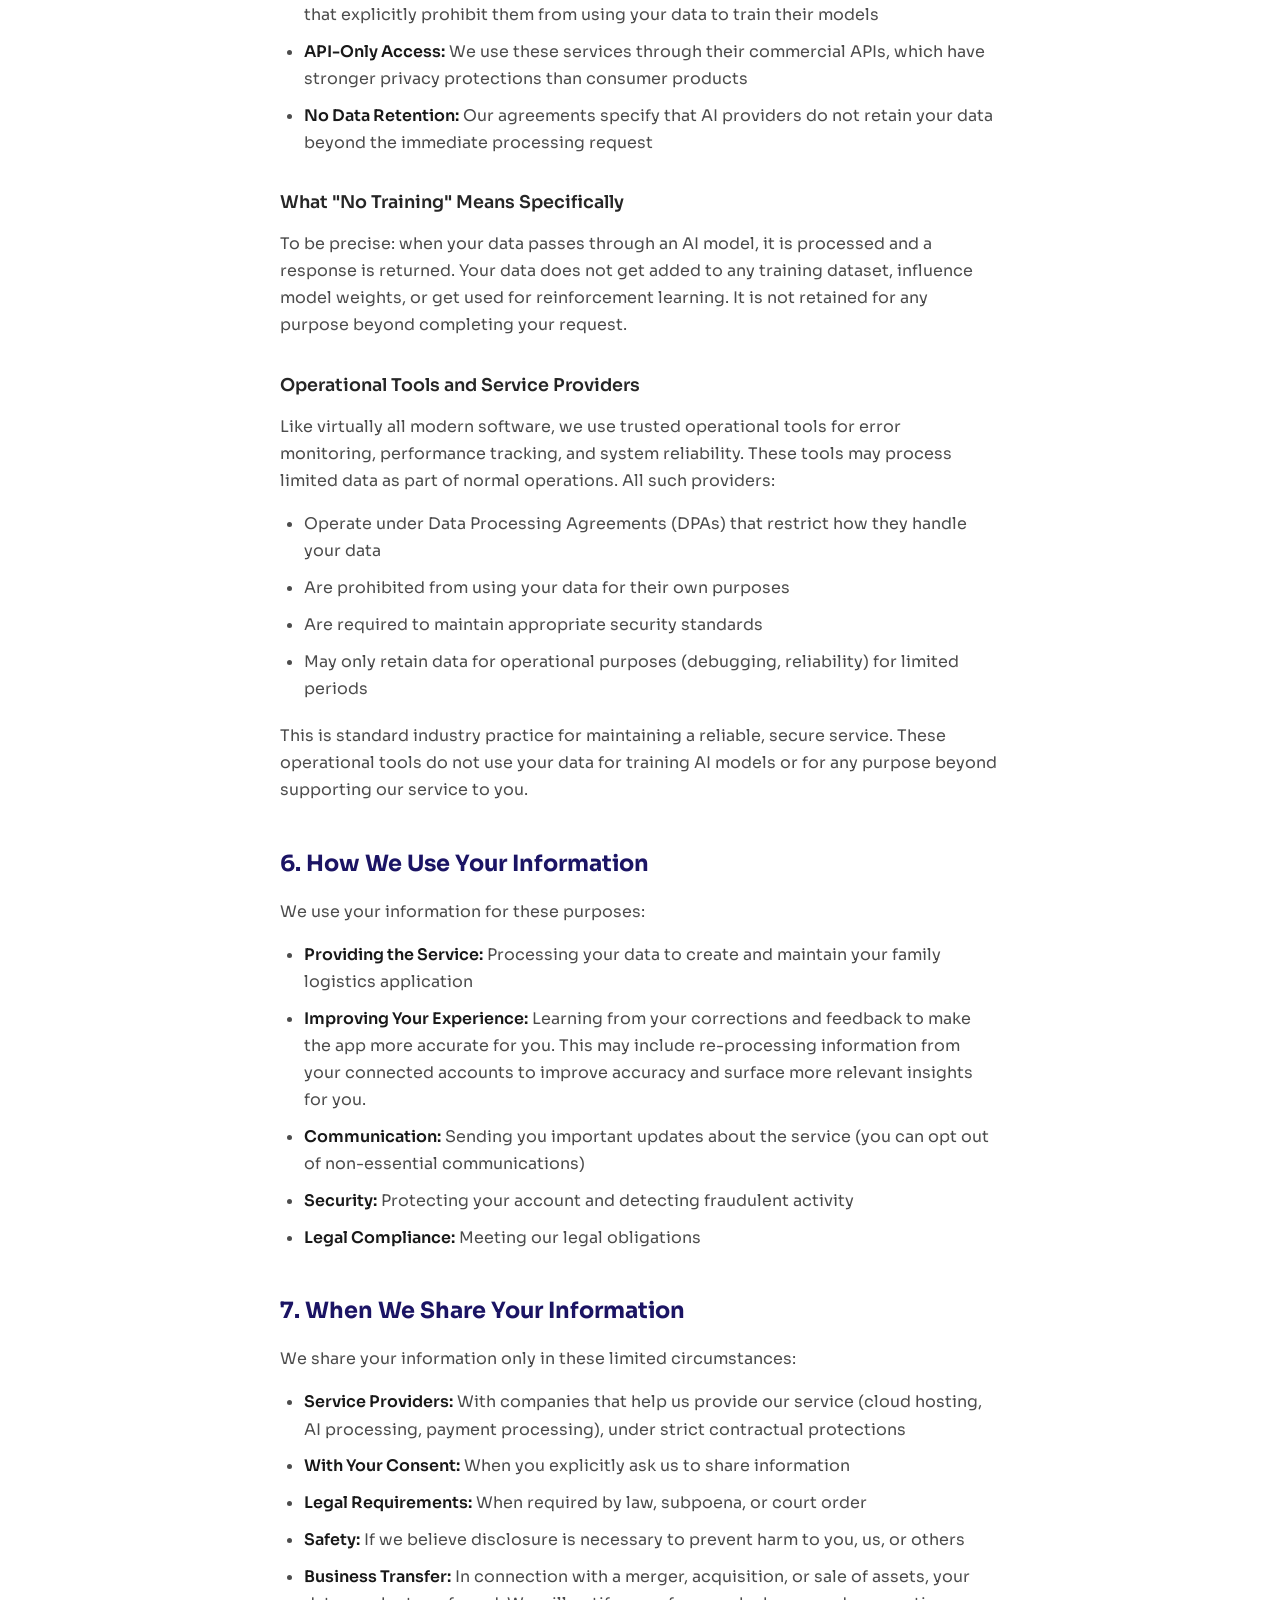
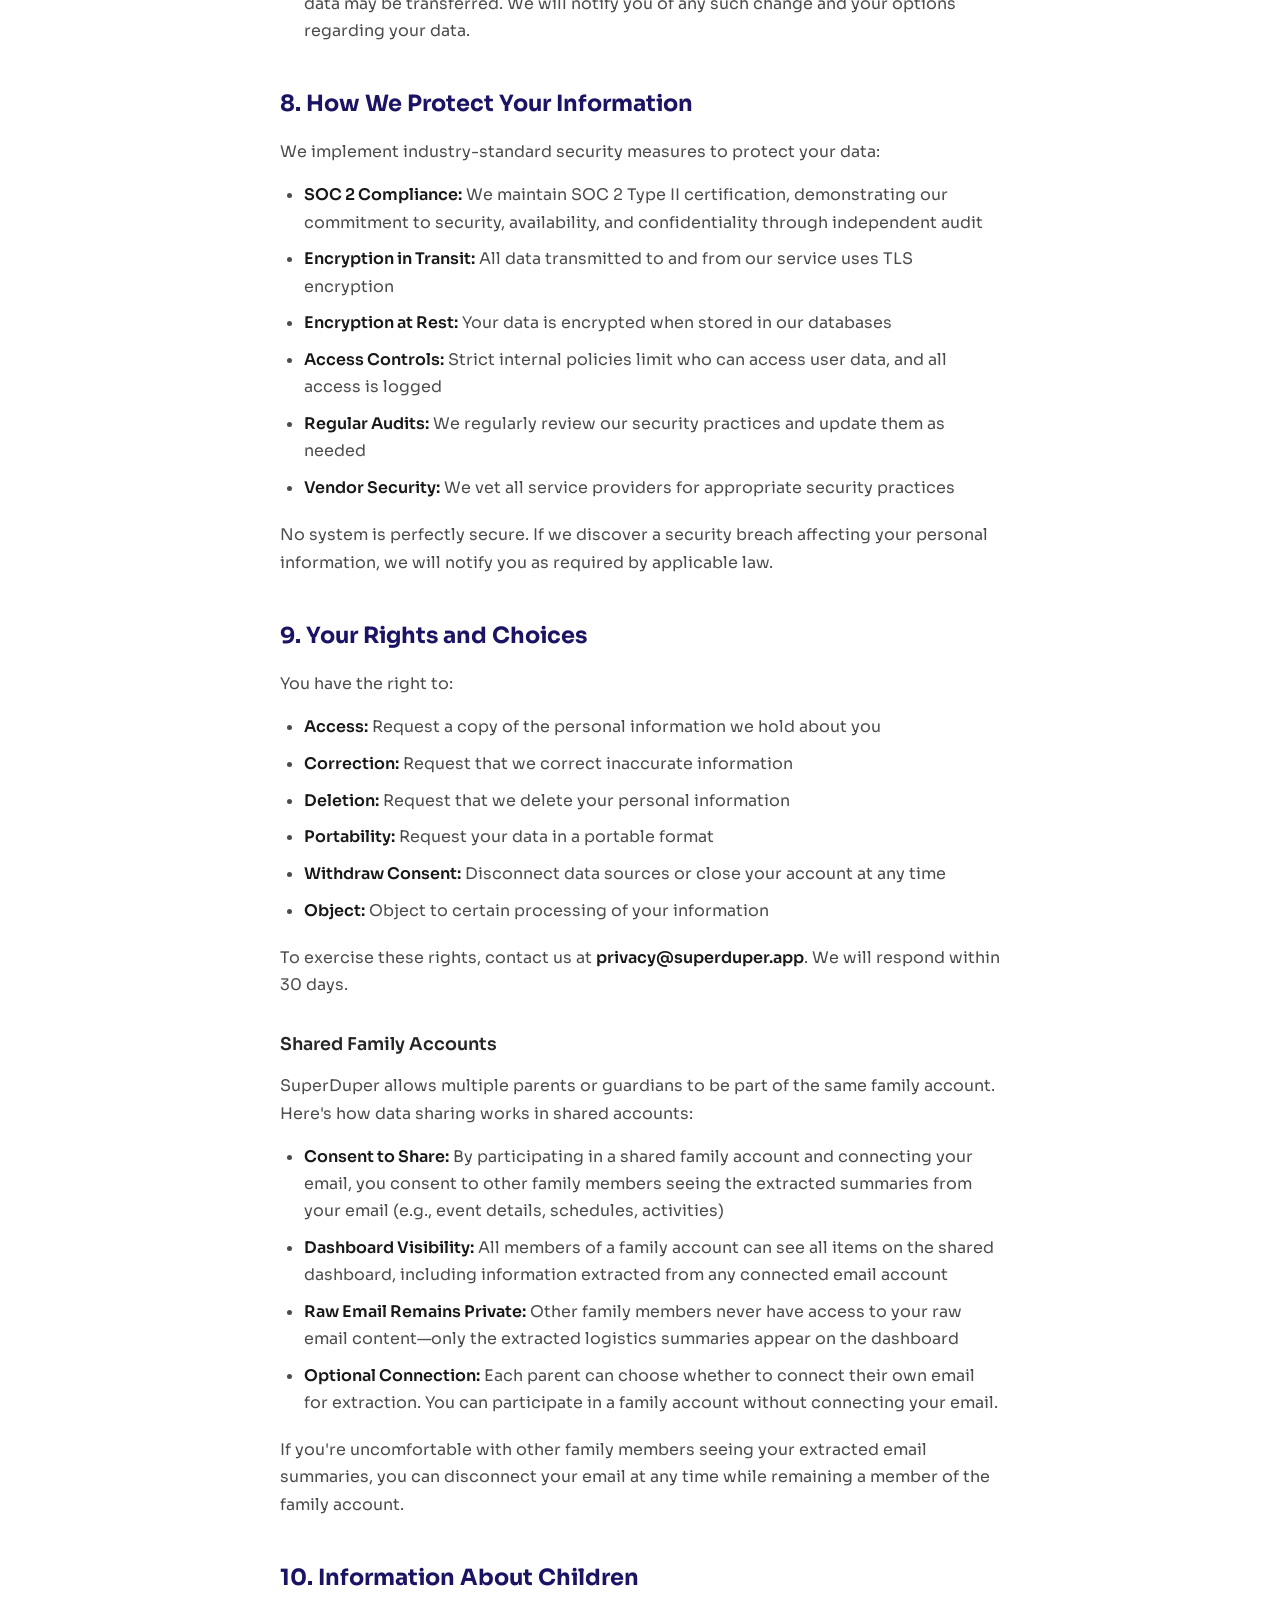
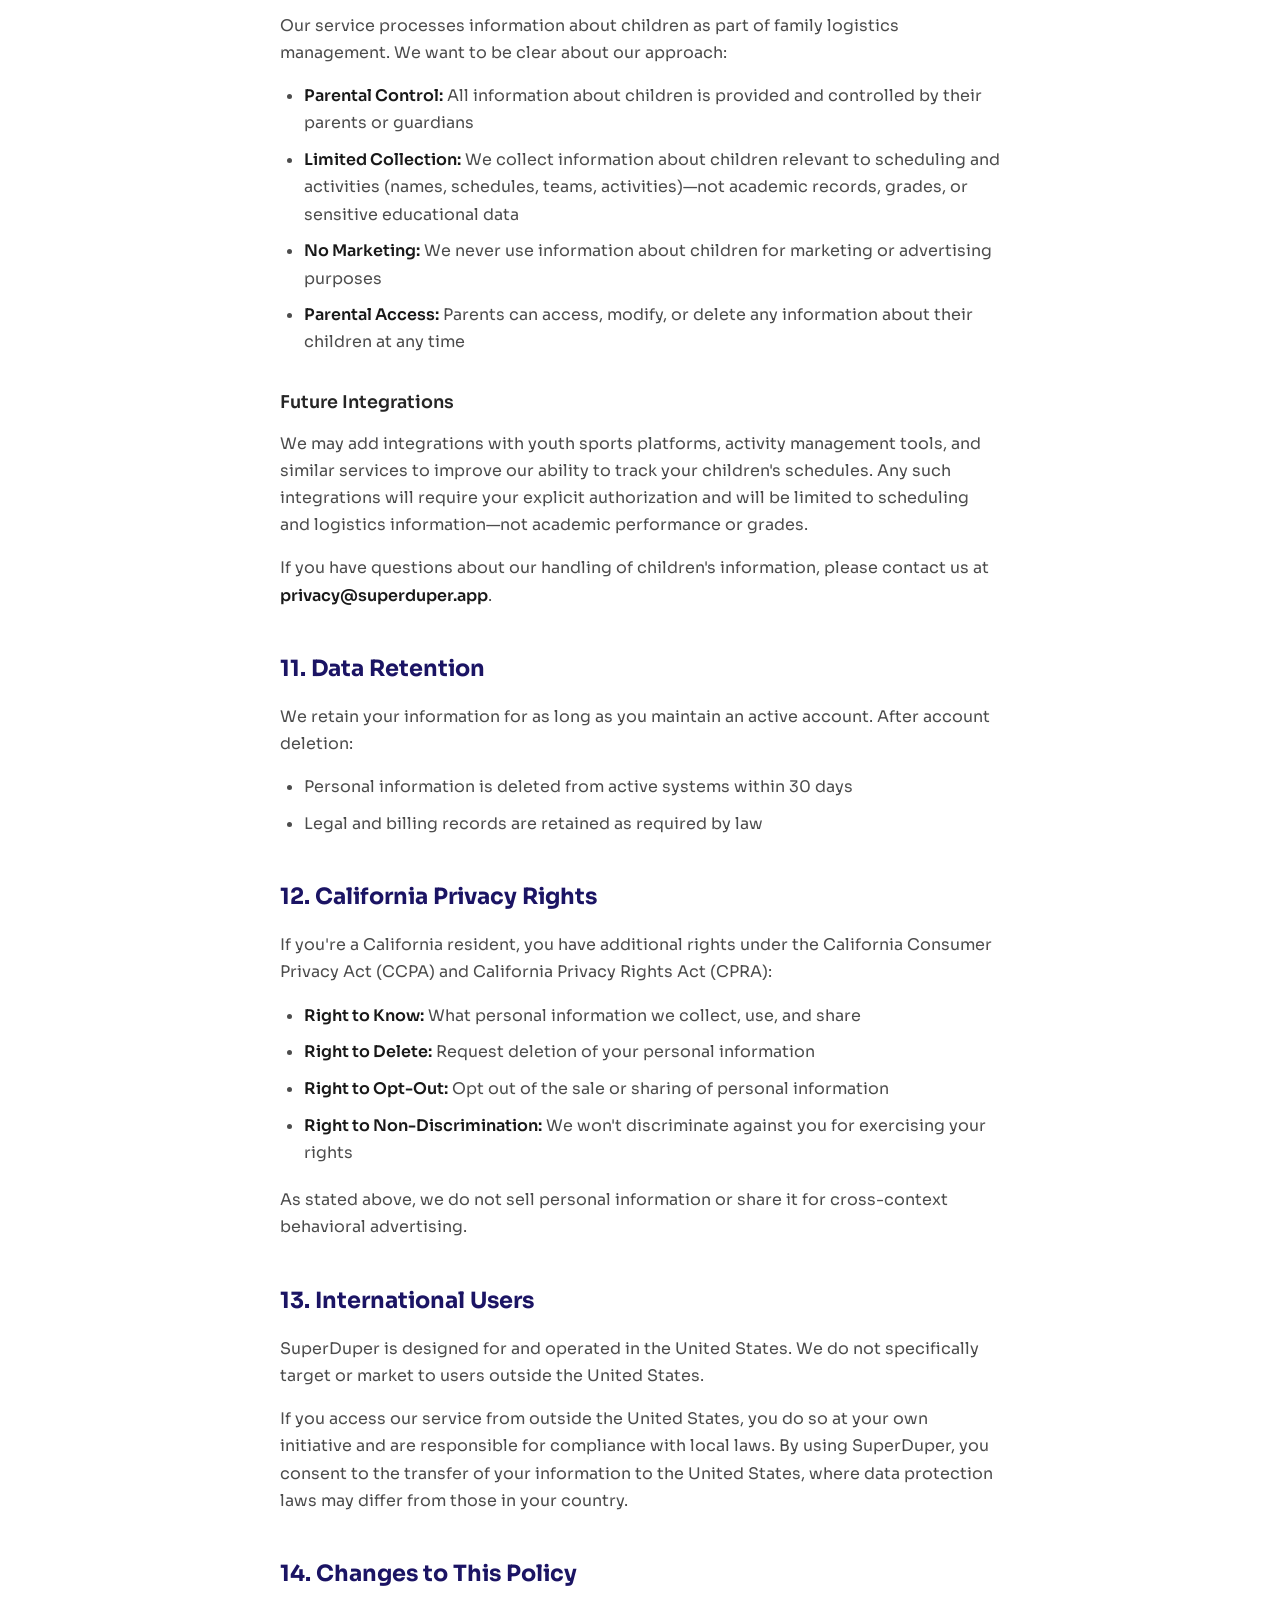
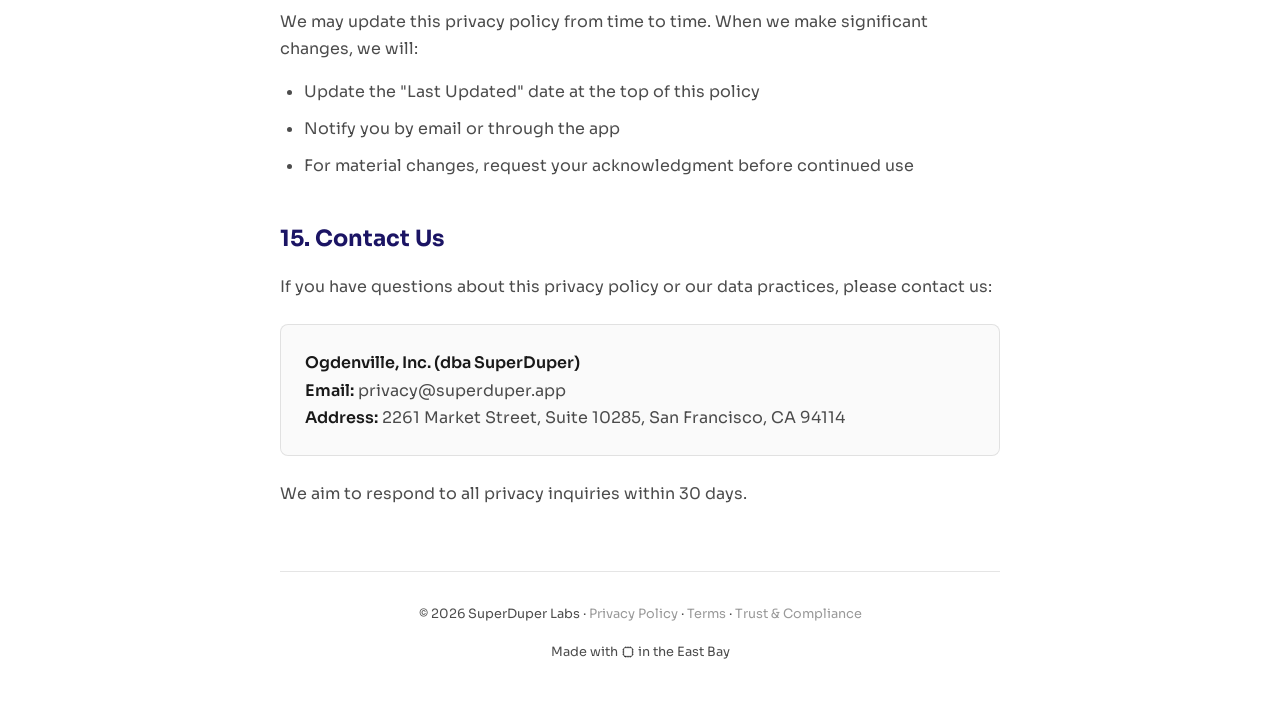
<file: privacy.html>
<!doctype html>
<html lang="en">
  <head>
    <meta charset="utf-8" />
    <title>Privacy Policy — SuperDuper</title>
    <meta name="viewport" content="width=device-width, initial-scale=1" />
    <meta name="description" content="SuperDuper Privacy Policy — How we collect, use, and protect your information." />
    <link rel="preconnect" href="https://fonts.googleapis.com" />
    <link rel="preconnect" href="https://fonts.gstatic.com" crossorigin />
    <link href="https://fonts.googleapis.com/css2?family=DM+Serif+Display&family=Sora:wght@300;400;600;700&display=swap" rel="stylesheet" />
    <link rel="icon" type="image/png" sizes="32x32" href="/images/favicon-32.png" />
    <link rel="icon" type="image/png" sizes="16x16" href="/images/favicon-16.png" />
    <link rel="icon" type="image/x-icon" href="/images/favicon.ico" />
    <link rel="apple-touch-icon" sizes="180x180" href="/images/apple-touch-icon.png" />
    <script>
        !function(t,e){var o,n,p,r;e.__SV||(window.posthog && window.posthog.__loaded)||(window.posthog=e,e._i=[],e.init=function(i,s,a){function g(t,e){var o=e.split(".");2==o.length&&(t=t[o[0]],e=o[1]),t[e]=function(){t.push([e].concat(Array.prototype.slice.call(arguments,0)))}}(p=t.createElement("script")).type="text/javascript",p.crossOrigin="anonymous",p.async=!0,p.src=s.api_host.replace(".i.posthog.com","-assets.i.posthog.com")+"/static/array.js",(r=t.getElementsByTagName("script")[0]).parentNode.insertBefore(p,r);var u=e;for(void 0!==a?u=e[a]=[]:a="posthog",u.people=u.people||[],u.toString=function(t){var e="posthog";return"posthog"!==a&&(e+="."+a),t||(e+=" (stub)"),e},u.people.toString=function(){return u.toString(1)+".people (stub)"},o="init rs ls wi ns us ts ss capture calculateEventProperties vs register register_once register_for_session unregister unregister_for_session gs getFeatureFlag getFeatureFlagPayload getFeatureFlagResult isFeatureEnabled reloadFeatureFlags updateFlags updateEarlyAccessFeatureEnrollment getEarlyAccessFeatures on onFeatureFlags onSurveysLoaded onSessionId getSurveys getActiveMatchingSurveys renderSurvey displaySurvey cancelPendingSurvey canRenderSurvey canRenderSurveyAsync identify setPersonProperties group resetGroups setPersonPropertiesForFlags resetPersonPropertiesForFlags setGroupPropertiesForFlags resetGroupPropertiesForFlags reset get_distinct_id getGroups get_session_id get_session_replay_url alias set_config startSessionRecording stopSessionRecording sessionRecordingStarted captureException startExceptionAutocapture stopExceptionAutocapture loadToolbar get_property getSessionProperty fs ds createPersonProfile setInternalOrTestUser ps Qr opt_in_capturing opt_out_capturing has_opted_in_capturing has_opted_out_capturing get_explicit_consent_status is_capturing clear_opt_in_out_capturing hs debug M cs getPageViewId captureTraceFeedback captureTraceMetric Kr".split(" "),n=0;n<o.length;n++)g(u,o[n]);e._i.push([i,s,a])},e.__SV=1)}(document,window.posthog||[]);
        posthog.init('phc_4WpCTwFtU1Cq8mqozr1q7M3f3Mxdjz937OrvDhxCaaw', {
            api_host: 'https://us.i.posthog.com',
            defaults: '2025-11-30',
            person_profiles: 'identified_only',
        })
    </script>
    <style>
      *,
      *::before,
      *::after {
        box-sizing: border-box;
        margin: 0;
        padding: 0;
      }

      body {
        font-family: 'Sora', system-ui, sans-serif;
        background: #ffffff;
        color: rgba(0, 0, 0, 0.85);
        min-height: 100vh;
        padding: 3rem 2rem;
        line-height: 1.7;
      }

      .page-wrapper {
        max-width: 720px;
        margin: 0 auto;
      }

      .brand-link {
        display: inline-flex;
        align-items: center;
        gap: 0.5rem;
        text-decoration: none;
        margin-bottom: 3rem;
        transition: opacity 0.2s ease;
      }

      .brand-link:hover {
        opacity: 0.8;
      }

      .brand-link img:first-child {
        height: 32px;
        width: auto;
      }

      .brand-link img:last-child {
        height: 20px;
        width: auto;
      }

      .page-title {
        font-family: 'DM Serif Display', serif;
        font-size: clamp(2rem, 5vw, 3rem);
        color: #1B1464;
        margin-bottom: 0.5rem;
        border-bottom: 3px solid #E84F9A;
        padding-bottom: 1.5rem;
      }

      .page-meta {
        font-size: 0.85rem;
        color: rgba(0, 0, 0, 0.5);
        margin-top: 1rem;
        margin-bottom: 3rem;
      }

      .intro p {
        margin-bottom: 1.25rem;
      }

      section {
        margin-bottom: 2.5rem;
      }

      h2 {
        font-family: 'Sora', sans-serif;
        font-size: 1.4rem;
        font-weight: 700;
        color: #1B1464;
        margin-top: 2.5rem;
        margin-bottom: 1rem;
        position: relative;
      }

      .heading-anchor {
        position: absolute;
        left: -1.75rem;
        top: 50%;
        transform: translateY(-50%);
        opacity: 0;
        transition: opacity 0.2s ease;
        color: rgba(0, 0, 0, 0.3);
        display: flex;
        align-items: center;
        text-decoration: none;
      }

      h2:hover .heading-anchor,
      h3:hover .heading-anchor {
        opacity: 1;
      }

      .heading-anchor:hover {
        color: #E84F9A;
      }

      .heading-anchor svg {
        width: 1rem;
        height: 1rem;
      }

      h3 {
        font-family: 'Sora', sans-serif;
        font-size: 1.1rem;
        font-weight: 600;
        color: rgba(0, 0, 0, 0.85);
        margin-top: 2rem;
        margin-bottom: 0.75rem;
        position: relative;
      }

      p {
        margin-bottom: 1rem;
        color: rgba(0, 0, 0, 0.7);
      }

      strong {
        color: rgba(0, 0, 0, 0.9);
        font-weight: 600;
      }

      ul {
        list-style: disc;
        padding-left: 1.5rem;
        margin-bottom: 1.25rem;
      }

      li {
        margin-bottom: 0.6rem;
        color: rgba(0, 0, 0, 0.7);
      }

      li strong {
        color: rgba(0, 0, 0, 0.9);
      }

      .callout {
        border: 1px solid rgba(0, 0, 0, 0.1);
        border-radius: 8px;
        padding: 1.5rem;
        margin: 1.5rem 0;
        background: rgba(0, 0, 0, 0.02);
      }

      .callout-accent {
        border-left: 4px solid #E84F9A;
        border-radius: 0 8px 8px 0;
        background: rgba(232, 79, 154, 0.05);
      }

      .callout-green {
        border-left: 4px solid #4A8FE7;
        border-radius: 0 8px 8px 0;
        background: rgba(74, 143, 231, 0.05);
      }

      .callout-red {
        border: 1px solid rgba(220, 50, 50, 0.3);
        background: rgba(220, 50, 50, 0.05);
      }

      .callout h3 {
        margin-top: 0;
        margin-bottom: 0.75rem;
        font-size: 1.05rem;
      }

      .callout-red h3 {
        color: #dc3232;
      }

      .callout-red li {
        color: rgba(180, 50, 50, 0.9);
      }

      .callout p:last-child,
      .callout ul:last-child {
        margin-bottom: 0;
      }

      .footer {
        margin-top: 4rem;
        padding-top: 2rem;
        border-top: 1px solid rgba(0, 0, 0, 0.1);
        font-size: 0.8rem;
        color: rgba(0, 0, 0, 0.4);
        text-align: center;
      }

      .footer a {
        color: rgba(0, 0, 0, 0.4);
        text-decoration: none;
        transition: color 0.2s ease;
      }

      .footer a:hover {
        color: rgba(0, 0, 0, 0.7);
      }

      .footer-tagline {
        margin-top: 0.75rem;
        font-size: 0.8rem;
      }

      @media (max-width: 480px) {
        body {
          padding: 2rem 1.25rem;
        }

        .callout {
          padding: 1.25rem;
        }

        .heading-anchor {
          display: none;
        }
      }
    </style>
  </head>
  <body>
    <div class="page-wrapper">
      <a href="/" class="brand-link">
        <img src="/images/logo-header.png" alt="" />
        <img src="/images/wordmark-header.png" alt="SuperDuper" />
      </a>

      <h1 class="page-title">Privacy Policy</h1>
      <p class="page-meta">Effective Date: January 2, 2026 &middot; Last Updated: February 25, 2026</p>

      <!-- Introduction -->
      <section class="intro">
        <p>
          SuperDuper, a product of Ogdenville, Inc. ("we," "our," or "us"), provides an adaptive family
          logistics platform that helps parents and guardians manage schedules, events, and activities. We understand that you're
          trusting us with information about your family—including your children. We take that trust
          seriously.
        </p>
        <p>
          This Privacy Policy explains what information we collect, how we use it, how we protect it,
          and your rights regarding that information. We've written this policy to be clear and direct,
          not to obscure our practices in legal jargon.
        </p>
        <div class="callout callout-accent">
          <p>
            <strong>The Short Version:</strong> We collect family data to make the app useful to you.
            We don't sell your data. We don't use it to train AI models. We don't share it with
            advertisers. Period.
          </p>
        </div>
      </section>

      <!-- 1. Who This Service Is For -->
      <section>
        <h2 id="section-1"><a class="heading-anchor" href="#section-1" aria-label="Link to this section"><svg xmlns="http://www.w3.org/2000/svg" fill="none" viewBox="0 0 24 24" stroke-width="1.5" stroke="currentColor"><path stroke-linecap="round" stroke-linejoin="round" d="M13.19 8.688a4.5 4.5 0 0 1 1.242 7.244l-4.5 4.5a4.5 4.5 0 0 1-6.364-6.364l1.757-1.757m13.35-.622 1.757-1.757a4.5 4.5 0 0 0-6.364-6.364l-4.5 4.5a4.5 4.5 0 0 0 1.242 7.244" /></svg></a>1. Who This Service Is For</h2>
        <p>
          SuperDuper is designed for <strong>adults</strong>—parents, guardians, and caregivers—who
          manage family schedules. While the app processes information about children (names, activities,
          schedules), <strong>the app is not intended for use by children</strong>.
        </p>
        <p>
          We do not knowingly allow children under 13 to create accounts or use our service.
          If you believe a child has created an account, please contact us immediately and we will
          delete it.
        </p>
      </section>

      <!-- 2. Information We Collect -->
      <section>
        <h2 id="section-2"><a class="heading-anchor" href="#section-2" aria-label="Link to this section"><svg xmlns="http://www.w3.org/2000/svg" fill="none" viewBox="0 0 24 24" stroke-width="1.5" stroke="currentColor"><path stroke-linecap="round" stroke-linejoin="round" d="M13.19 8.688a4.5 4.5 0 0 1 1.242 7.244l-4.5 4.5a4.5 4.5 0 0 1-6.364-6.364l1.757-1.757m13.35-.622 1.757-1.757a4.5 4.5 0 0 0-6.364-6.364l-4.5 4.5a4.5 4.5 0 0 0 1.242 7.244" /></svg></a>2. Information We Collect</h2>

        <h3 id="account-information"><a class="heading-anchor" href="#account-information" aria-label="Link to this section"><svg xmlns="http://www.w3.org/2000/svg" fill="none" viewBox="0 0 24 24" stroke-width="1.5" stroke="currentColor"><path stroke-linecap="round" stroke-linejoin="round" d="M13.19 8.688a4.5 4.5 0 0 1 1.242 7.244l-4.5 4.5a4.5 4.5 0 0 1-6.364-6.364l1.757-1.757m13.35-.622 1.757-1.757a4.5 4.5 0 0 0-6.364-6.364l-4.5 4.5a4.5 4.5 0 0 0 1.242 7.244" /></svg></a>Account Information</h3>
        <ul>
          <li>Your name and email address</li>
          <li>Authentication credentials (we use industry-standard OAuth; we never see your email password)</li>
          <li>Payment information (processed by our payment provider; we don't store card numbers)</li>
        </ul>

        <h3 id="family-information"><a class="heading-anchor" href="#family-information" aria-label="Link to this section"><svg xmlns="http://www.w3.org/2000/svg" fill="none" viewBox="0 0 24 24" stroke-width="1.5" stroke="currentColor"><path stroke-linecap="round" stroke-linejoin="round" d="M13.19 8.688a4.5 4.5 0 0 1 1.242 7.244l-4.5 4.5a4.5 4.5 0 0 1-6.364-6.364l1.757-1.757m13.35-.622 1.757-1.757a4.5 4.5 0 0 0-6.364-6.364l-4.5 4.5a4.5 4.5 0 0 0 1.242 7.244" /></svg></a>Family Information</h3>
        <p>To provide our service, we process information about your family members, which may include:</p>
        <ul>
          <li>Names of family members, including children</li>
          <li>Schedules, appointments, and activities</li>
          <li>Schools, sports teams, and extracurricular organizations</li>
          <li>Contact information for coaches, teachers, and other caregivers</li>
          <li>Relationships between people (e.g., "Coach Mike" is associated with "soccer practice")</li>
        </ul>

        <h3 id="connected-account-data"><a class="heading-anchor" href="#connected-account-data" aria-label="Link to this section"><svg xmlns="http://www.w3.org/2000/svg" fill="none" viewBox="0 0 24 24" stroke-width="1.5" stroke="currentColor"><path stroke-linecap="round" stroke-linejoin="round" d="M13.19 8.688a4.5 4.5 0 0 1 1.242 7.244l-4.5 4.5a4.5 4.5 0 0 1-6.364-6.364l1.757-1.757m13.35-.622 1.757-1.757a4.5 4.5 0 0 0-6.364-6.364l-4.5 4.5a4.5 4.5 0 0 0 1.242 7.244" /></svg></a>Connected Account Data</h3>
        <p>
          When you connect your email or calendar, we access data from those services to extract
          relevant family logistics information. See Section 3 for detailed information about email handling.
        </p>

        <h3 id="usage-information"><a class="heading-anchor" href="#usage-information" aria-label="Link to this section"><svg xmlns="http://www.w3.org/2000/svg" fill="none" viewBox="0 0 24 24" stroke-width="1.5" stroke="currentColor"><path stroke-linecap="round" stroke-linejoin="round" d="M13.19 8.688a4.5 4.5 0 0 1 1.242 7.244l-4.5 4.5a4.5 4.5 0 0 1-6.364-6.364l1.757-1.757m13.35-.622 1.757-1.757a4.5 4.5 0 0 0-6.364-6.364l-4.5 4.5a4.5 4.5 0 0 0 1.242 7.244" /></svg></a>Usage Information</h3>
        <ul>
          <li>How you interact with the app (features used, corrections made)</li>
          <li>Device information (browser type, operating system)</li>
          <li>Error logs and performance data</li>
        </ul>
      </section>

      <!-- 3. Email Access and Handling -->
      <section>
        <h2 id="section-3"><a class="heading-anchor" href="#section-3" aria-label="Link to this section"><svg xmlns="http://www.w3.org/2000/svg" fill="none" viewBox="0 0 24 24" stroke-width="1.5" stroke="currentColor"><path stroke-linecap="round" stroke-linejoin="round" d="M13.19 8.688a4.5 4.5 0 0 1 1.242 7.244l-4.5 4.5a4.5 4.5 0 0 1-6.364-6.364l1.757-1.757m13.35-.622 1.757-1.757a4.5 4.5 0 0 0-6.364-6.364l-4.5 4.5a4.5 4.5 0 0 0 1.242 7.244" /></svg></a>3. Email Access and Handling</h2>
        <p>
          Email access is core to how SuperDuper works—we extract family logistics information from
          school newsletters, activity schedules, and appointment confirmations. Given the sensitivity
          of email, we want to be explicit about our practices.
        </p>

        <h3 id="how-we-filter-your-email"><a class="heading-anchor" href="#how-we-filter-your-email" aria-label="Link to this section"><svg xmlns="http://www.w3.org/2000/svg" fill="none" viewBox="0 0 24 24" stroke-width="1.5" stroke="currentColor"><path stroke-linecap="round" stroke-linejoin="round" d="M13.19 8.688a4.5 4.5 0 0 1 1.242 7.244l-4.5 4.5a4.5 4.5 0 0 1-6.364-6.364l1.757-1.757m13.35-.622 1.757-1.757a4.5 4.5 0 0 0-6.364-6.364l-4.5 4.5a4.5 4.5 0 0 0 1.242 7.244" /></svg></a>How We Filter Your Email</h3>
        <p>
          We don't process all your email. Most of your inbox never reaches our AI systems at all.
          We use a multi-stage filtering process:
        </p>
        <ul>
          <li>
            <strong>Automatically discarded:</strong> Shipping notifications, login codes, password resets,
            social media alerts, and payment receipts are filtered out immediately based on sender patterns—they
            never touch any AI system.
          </li>
          <li>
            <strong>Fast-tracked as relevant:</strong> Emails from .edu domains and known kid-logistics
            platforms (e.g., TeamSnap, ClassDojo, Konstella) proceed directly to processing.
          </li>
          <li>
            <strong>Evaluated for relevance:</strong> Remaining emails are assessed using sender and subject
            line. For uncertain cases, we may examine a preview of the email content to determine if it's
            family-related.
          </li>
        </ul>
        <p>
          For most users, only a small fraction of their inbox is actually processed by our AI systems.
        </p>

        <div class="callout">
          <h3>What We Do</h3>
          <ul>
            <li>Access emails you've authorized us to process (via OAuth with limited, read-only scopes)</li>
            <li>Filter aggressively so most email never reaches AI processing</li>
            <li>Extract scheduling and logistics information (dates, times, locations, people)</li>
            <li>Store extracted information (the "what, when, where, who" of events) with a link back
            to the original email</li>
          </ul>
        </div>

        <div class="callout callout-red">
          <h3>What We Never Do</h3>
          <ul>
            <li>Process emails unrelated to family logistics (automatically filtered by sender and content patterns)</li>
            <li>Store complete email contents long-term (we extract data, then discard the raw email)</li>
            <li>Share email contents with third parties (except our AI processors, under strict agreements)</li>
            <li>Use your emails for advertising or marketing purposes</li>
            <li>Sell or license access to your email data</li>
            <li>Allow our AI providers to train on your email contents</li>
            <li>Compose or send emails—we have read-only access and cannot send emails
            from your account, reply to messages, or take any action in your inbox</li>
          </ul>
        </div>

        <h3 id="what-we-store-vs-what-we-discard"><a class="heading-anchor" href="#what-we-store-vs-what-we-discard" aria-label="Link to this section"><svg xmlns="http://www.w3.org/2000/svg" fill="none" viewBox="0 0 24 24" stroke-width="1.5" stroke="currentColor"><path stroke-linecap="round" stroke-linejoin="round" d="M13.19 8.688a4.5 4.5 0 0 1 1.242 7.244l-4.5 4.5a4.5 4.5 0 0 1-6.364-6.364l1.757-1.757m13.35-.622 1.757-1.757a4.5 4.5 0 0 0-6.364-6.364l-4.5 4.5a4.5 4.5 0 0 0 1.242 7.244" /></svg></a>What We Store vs. What We Discard</h3>
        <p>
          For the small percentage of emails that are relevant, here's exactly what we keep and what we don't:
        </p>
        <div class="callout">
          <p><strong>We store:</strong></p>
          <ul>
            <li>A link back to the original email (so you can verify the source)</li>
            <li>Sender name and email address</li>
            <li>Subject line</li>
            <li>Our generated summary of what's relevant</li>
            <li>Structured data: events, dates, times, locations, people involved, action items</li>
          </ul>
          <p><strong>We discard:</strong></p>
          <ul>
            <li>The full email body</li>
            <li>Email headers beyond sender information</li>
            <li>Attachments</li>
          </ul>
        </div>
        <p>
          Think of it like a friend reading your email and telling you "soccer practice moved to
          Wednesday at 5pm." We remember the takeaway, not the entire message.
        </p>

        <h3 id="human-access-to-your-email"><a class="heading-anchor" href="#human-access-to-your-email" aria-label="Link to this section"><svg xmlns="http://www.w3.org/2000/svg" fill="none" viewBox="0 0 24 24" stroke-width="1.5" stroke="currentColor"><path stroke-linecap="round" stroke-linejoin="round" d="M13.19 8.688a4.5 4.5 0 0 1 1.242 7.244l-4.5 4.5a4.5 4.5 0 0 1-6.364-6.364l1.757-1.757m13.35-.622 1.757-1.757a4.5 4.5 0 0 0-6.364-6.364l-4.5 4.5a4.5 4.5 0 0 0 1.242 7.244" /></svg></a>Human Access to Your Email</h3>
        <p>
          Our team does not have access to read your raw email content. If you report a bug or issue
          that requires us to examine your email data to diagnose the problem, we will require your
          explicit permission first. Any such access is logged, limited to the specific issue, and
          revoked once the problem is resolved.
        </p>

        <h3 id="revoking-email-access"><a class="heading-anchor" href="#revoking-email-access" aria-label="Link to this section"><svg xmlns="http://www.w3.org/2000/svg" fill="none" viewBox="0 0 24 24" stroke-width="1.5" stroke="currentColor"><path stroke-linecap="round" stroke-linejoin="round" d="M13.19 8.688a4.5 4.5 0 0 1 1.242 7.244l-4.5 4.5a4.5 4.5 0 0 1-6.364-6.364l1.757-1.757m13.35-.622 1.757-1.757a4.5 4.5 0 0 0-6.364-6.364l-4.5 4.5a4.5 4.5 0 0 0 1.242 7.244" /></svg></a>Revoking Email Access</h3>
        <p>You can disconnect your email at any time through your account settings. When you do:</p>
        <ul>
          <li>We immediately stop accessing your email</li>
          <li>Previously extracted information remains in your account (you can delete this too)</li>
          <li>You can also revoke access directly through your email provider's security settings</li>
        </ul>
      </section>

      <!-- 4. Other Connected Accounts -->
      <section>
        <h2 id="section-4"><a class="heading-anchor" href="#section-4" aria-label="Link to this section"><svg xmlns="http://www.w3.org/2000/svg" fill="none" viewBox="0 0 24 24" stroke-width="1.5" stroke="currentColor"><path stroke-linecap="round" stroke-linejoin="round" d="M13.19 8.688a4.5 4.5 0 0 1 1.242 7.244l-4.5 4.5a4.5 4.5 0 0 1-6.364-6.364l1.757-1.757m13.35-.622 1.757-1.757a4.5 4.5 0 0 0-6.364-6.364l-4.5 4.5a4.5 4.5 0 0 0 1.242 7.244" /></svg></a>4. Other Connected Accounts</h2>
        <p>
          Beyond email, SuperDuper may connect to other data sources you authorize to provide a more
          complete picture of your family's schedule. For all connected accounts, the following
          principles apply:
        </p>
        <ul>
          <li>We access only data relevant to family logistics</li>
          <li>We extract useful information and do not retain raw data long-term</li>
          <li>We never share your data with advertisers or use it to train AI models</li>
          <li>You can disconnect any account at any time through your settings</li>
        </ul>
        <p>
          As we add support for new data sources, this policy will be updated to reflect any
          source-specific practices, but the core principles outlined above will always apply.
        </p>

        <h3 id="calendar-access"><a class="heading-anchor" href="#calendar-access" aria-label="Link to this section"><svg xmlns="http://www.w3.org/2000/svg" fill="none" viewBox="0 0 24 24" stroke-width="1.5" stroke="currentColor"><path stroke-linecap="round" stroke-linejoin="round" d="M13.19 8.688a4.5 4.5 0 0 1 1.242 7.244l-4.5 4.5a4.5 4.5 0 0 1-6.364-6.364l1.757-1.757m13.35-.622 1.757-1.757a4.5 4.5 0 0 0-6.364-6.364l-4.5 4.5a4.5 4.5 0 0 0 1.242 7.244" /></svg></a>Calendar Access</h3>
        <p>
          When you connect a calendar account (such as Google Calendar), we access your event data to
          help manage your family's schedule. Here is what that involves:
        </p>

        <div class="callout">
          <h3>What We Read</h3>
          <ul>
            <li>Event titles, dates, and times</li>
            <li>Event locations</li>
            <li>Attendee lists</li>
            <li>Calendar identifiers (to distinguish between multiple calendars)</li>
          </ul>
        </div>

        <p>
          We use this data to detect scheduling conflicts and surface relevant logistics information
          alongside data from your other connected sources.
        </p>

        <h3 id="calendar-sync"><a class="heading-anchor" href="#calendar-sync" aria-label="Link to this section"><svg xmlns="http://www.w3.org/2000/svg" fill="none" viewBox="0 0 24 24" stroke-width="1.5" stroke="currentColor"><path stroke-linecap="round" stroke-linejoin="round" d="M13.19 8.688a4.5 4.5 0 0 1 1.242 7.244l-4.5 4.5a4.5 4.5 0 0 1-6.364-6.364l1.757-1.757m13.35-.622 1.757-1.757a4.5 4.5 0 0 0-6.364-6.364l-4.5 4.5a4.5 4.5 0 0 0 1.242 7.244" /></svg></a>Calendar Sync</h3>
        <p>
          If you choose to enable calendar sync, SuperDuper may also create or update events in your
          calendar on your behalf. Calendar sync is entirely opt-in&mdash;it is not enabled by default
          and requires your explicit consent. You can disable calendar sync at any time through your
          account settings without disconnecting calendar read access.
        </p>

        <h3 id="calendar-data-storage"><a class="heading-anchor" href="#calendar-data-storage" aria-label="Link to this section"><svg xmlns="http://www.w3.org/2000/svg" fill="none" viewBox="0 0 24 24" stroke-width="1.5" stroke="currentColor"><path stroke-linecap="round" stroke-linejoin="round" d="M13.19 8.688a4.5 4.5 0 0 1 1.242 7.244l-4.5 4.5a4.5 4.5 0 0 1-6.364-6.364l1.757-1.757m13.35-.622 1.757-1.757a4.5 4.5 0 0 0-6.364-6.364l-4.5 4.5a4.5 4.5 0 0 0 1.242 7.244" /></svg></a>Calendar Data Storage</h3>
        <p>
          We store structured scheduling information extracted from your calendar events (dates, times,
          locations, attendees) to power conflict detection and logistics features. We do not retain
          raw calendar API responses long-term. If you disconnect your calendar, we stop accessing new
          data immediately. Previously extracted scheduling information remains in your account unless
          you delete it.
        </p>
      </section>

      <!-- 5. AI Processing and Model Training -->
      <section>
        <h2 id="section-5"><a class="heading-anchor" href="#section-5" aria-label="Link to this section"><svg xmlns="http://www.w3.org/2000/svg" fill="none" viewBox="0 0 24 24" stroke-width="1.5" stroke="currentColor"><path stroke-linecap="round" stroke-linejoin="round" d="M13.19 8.688a4.5 4.5 0 0 1 1.242 7.244l-4.5 4.5a4.5 4.5 0 0 1-6.364-6.364l1.757-1.757m13.35-.622 1.757-1.757a4.5 4.5 0 0 0-6.364-6.364l-4.5 4.5a4.5 4.5 0 0 0 1.242 7.244" /></svg></a>5. AI Processing and Model Training</h2>
        <p>
          SuperDuper uses artificial intelligence to understand your family's information and generate
          personalized applications. We want to be completely transparent about how this works.
        </p>

        <div class="callout callout-green">
          <h3>Our Commitment: Your Data Is Not Training Data</h3>
          <p>
            We do not use your personal information to train AI models—not ours, and not anyone else's.
            Your family data is used solely to provide you with our service.
          </p>
        </div>

        <h3 id="how-we-use-ai"><a class="heading-anchor" href="#how-we-use-ai" aria-label="Link to this section"><svg xmlns="http://www.w3.org/2000/svg" fill="none" viewBox="0 0 24 24" stroke-width="1.5" stroke="currentColor"><path stroke-linecap="round" stroke-linejoin="round" d="M13.19 8.688a4.5 4.5 0 0 1 1.242 7.244l-4.5 4.5a4.5 4.5 0 0 1-6.364-6.364l1.757-1.757m13.35-.622 1.757-1.757a4.5 4.5 0 0 0-6.364-6.364l-4.5 4.5a4.5 4.5 0 0 0 1.242 7.244" /></svg></a>How We Use AI</h3>
        <ul>
          <li><strong>Interpretation:</strong> We use AI to extract meaningful information from your
          emails and calendars (identifying people, events, and relationships)</li>
          <li><strong>Generation:</strong> We use AI to create and customize your family's application
          interface</li>
          <li><strong>Adaptation:</strong> We use AI to suggest improvements based on how you use the app</li>
        </ul>

        <h3 id="third-party-ai-providers"><a class="heading-anchor" href="#third-party-ai-providers" aria-label="Link to this section"><svg xmlns="http://www.w3.org/2000/svg" fill="none" viewBox="0 0 24 24" stroke-width="1.5" stroke="currentColor"><path stroke-linecap="round" stroke-linejoin="round" d="M13.19 8.688a4.5 4.5 0 0 1 1.242 7.244l-4.5 4.5a4.5 4.5 0 0 1-6.364-6.364l1.757-1.757m13.35-.622 1.757-1.757a4.5 4.5 0 0 0-6.364-6.364l-4.5 4.5a4.5 4.5 0 0 0 1.242 7.244" /></svg></a>Third-Party AI Providers</h3>
        <p>
          We use third-party AI models to power our service.
          Here's what you need to know:
        </p>
        <ul>
          <li>
            <strong>Data Processing Agreements:</strong> We have contractual agreements with all AI
            providers that explicitly prohibit them from using your data to train their models
          </li>
          <li>
            <strong>API-Only Access:</strong> We use these services through their commercial APIs,
            which have stronger privacy protections than consumer products
          </li>
          <li>
            <strong>No Data Retention:</strong> Our agreements specify that AI providers
            do not retain your data beyond the immediate processing request
          </li>
        </ul>

        <h3 id="what-no-training-means"><a class="heading-anchor" href="#what-no-training-means" aria-label="Link to this section"><svg xmlns="http://www.w3.org/2000/svg" fill="none" viewBox="0 0 24 24" stroke-width="1.5" stroke="currentColor"><path stroke-linecap="round" stroke-linejoin="round" d="M13.19 8.688a4.5 4.5 0 0 1 1.242 7.244l-4.5 4.5a4.5 4.5 0 0 1-6.364-6.364l1.757-1.757m13.35-.622 1.757-1.757a4.5 4.5 0 0 0-6.364-6.364l-4.5 4.5a4.5 4.5 0 0 0 1.242 7.244" /></svg></a>What "No Training" Means Specifically</h3>
        <p>
          To be precise: when your data passes through an AI model, it is processed and a response
          is returned. Your data does not get added to any training dataset, influence model weights,
          or get used for reinforcement learning. It is not retained for any purpose beyond completing
          your request.
        </p>

        <h3 id="operational-tools-and-service-providers"><a class="heading-anchor" href="#operational-tools-and-service-providers" aria-label="Link to this section"><svg xmlns="http://www.w3.org/2000/svg" fill="none" viewBox="0 0 24 24" stroke-width="1.5" stroke="currentColor"><path stroke-linecap="round" stroke-linejoin="round" d="M13.19 8.688a4.5 4.5 0 0 1 1.242 7.244l-4.5 4.5a4.5 4.5 0 0 1-6.364-6.364l1.757-1.757m13.35-.622 1.757-1.757a4.5 4.5 0 0 0-6.364-6.364l-4.5 4.5a4.5 4.5 0 0 0 1.242 7.244" /></svg></a>Operational Tools and Service Providers</h3>
        <p>
          Like virtually all modern software, we use trusted operational tools for error monitoring,
          performance tracking, and system reliability. These tools
          may process limited data as part of normal operations. All such providers:
        </p>
        <ul>
          <li>Operate under Data Processing Agreements (DPAs) that restrict how they handle your data</li>
          <li>Are prohibited from using your data for their own purposes</li>
          <li>Are required to maintain appropriate security standards</li>
          <li>May only retain data for operational purposes (debugging, reliability) for limited periods</li>
        </ul>
        <p>
          This is standard industry practice for maintaining a reliable, secure service. These operational
          tools do not use your data for training AI models or for any purpose beyond supporting our
          service to you.
        </p>
      </section>

      <!-- 6. How We Use Your Information -->
      <section>
        <h2 id="section-6"><a class="heading-anchor" href="#section-6" aria-label="Link to this section"><svg xmlns="http://www.w3.org/2000/svg" fill="none" viewBox="0 0 24 24" stroke-width="1.5" stroke="currentColor"><path stroke-linecap="round" stroke-linejoin="round" d="M13.19 8.688a4.5 4.5 0 0 1 1.242 7.244l-4.5 4.5a4.5 4.5 0 0 1-6.364-6.364l1.757-1.757m13.35-.622 1.757-1.757a4.5 4.5 0 0 0-6.364-6.364l-4.5 4.5a4.5 4.5 0 0 0 1.242 7.244" /></svg></a>6. How We Use Your Information</h2>
        <p>We use your information for these purposes:</p>
        <ul>
          <li><strong>Providing the Service:</strong> Processing your data to create and maintain your
          family logistics application</li>
          <li><strong>Improving Your Experience:</strong> Learning from your corrections and feedback
          to make the app more accurate for you. This may include re-processing information from your
          connected accounts to improve accuracy and surface more relevant insights for you.</li>
          <li><strong>Communication:</strong> Sending you important updates about the service (you can
          opt out of non-essential communications)</li>
          <li><strong>Security:</strong> Protecting your account and detecting fraudulent activity</li>
          <li><strong>Legal Compliance:</strong> Meeting our legal obligations</li>
        </ul>
      </section>

      <!-- 7. When We Share Your Information -->
      <section>
        <h2 id="section-7"><a class="heading-anchor" href="#section-7" aria-label="Link to this section"><svg xmlns="http://www.w3.org/2000/svg" fill="none" viewBox="0 0 24 24" stroke-width="1.5" stroke="currentColor"><path stroke-linecap="round" stroke-linejoin="round" d="M13.19 8.688a4.5 4.5 0 0 1 1.242 7.244l-4.5 4.5a4.5 4.5 0 0 1-6.364-6.364l1.757-1.757m13.35-.622 1.757-1.757a4.5 4.5 0 0 0-6.364-6.364l-4.5 4.5a4.5 4.5 0 0 0 1.242 7.244" /></svg></a>7. When We Share Your Information</h2>
        <p>We share your information only in these limited circumstances:</p>
        <ul>
          <li>
            <strong>Service Providers:</strong> With companies that help us provide our service
            (cloud hosting, AI processing, payment processing), under strict contractual protections
          </li>
          <li>
            <strong>With Your Consent:</strong> When you explicitly ask us to share information
          </li>
          <li>
            <strong>Legal Requirements:</strong> When required by law, subpoena, or court order
          </li>
          <li>
            <strong>Safety:</strong> If we believe disclosure is necessary to prevent harm to you,
            us, or others
          </li>
          <li>
            <strong>Business Transfer:</strong> In connection with a merger, acquisition, or sale of
            assets, your data may be transferred. We will notify you of any such change and your
            options regarding your data.
          </li>
        </ul>
      </section>

      <!-- 8. How We Protect Your Information -->
      <section>
        <h2 id="section-8"><a class="heading-anchor" href="#section-8" aria-label="Link to this section"><svg xmlns="http://www.w3.org/2000/svg" fill="none" viewBox="0 0 24 24" stroke-width="1.5" stroke="currentColor"><path stroke-linecap="round" stroke-linejoin="round" d="M13.19 8.688a4.5 4.5 0 0 1 1.242 7.244l-4.5 4.5a4.5 4.5 0 0 1-6.364-6.364l1.757-1.757m13.35-.622 1.757-1.757a4.5 4.5 0 0 0-6.364-6.364l-4.5 4.5a4.5 4.5 0 0 0 1.242 7.244" /></svg></a>8. How We Protect Your Information</h2>
        <p>We implement industry-standard security measures to protect your data:</p>
        <ul>
          <li><strong>SOC 2 Compliance:</strong> We maintain SOC 2 Type II certification, demonstrating
          our commitment to security, availability, and confidentiality through independent audit</li>
          <li><strong>Encryption in Transit:</strong> All data transmitted to and from our service
          uses TLS encryption</li>
          <li><strong>Encryption at Rest:</strong> Your data is encrypted when stored in our databases</li>
          <li><strong>Access Controls:</strong> Strict internal policies limit who can access user data,
          and all access is logged</li>
          <li><strong>Regular Audits:</strong> We regularly review our security practices and update
          them as needed</li>
          <li><strong>Vendor Security:</strong> We vet all service providers for appropriate security
          practices</li>
        </ul>
        <p>
          No system is perfectly secure. If we discover a security breach affecting your personal
          information, we will notify you as required by applicable law.
        </p>
      </section>

      <!-- 9. Your Rights and Choices -->
      <section>
        <h2 id="section-9"><a class="heading-anchor" href="#section-9" aria-label="Link to this section"><svg xmlns="http://www.w3.org/2000/svg" fill="none" viewBox="0 0 24 24" stroke-width="1.5" stroke="currentColor"><path stroke-linecap="round" stroke-linejoin="round" d="M13.19 8.688a4.5 4.5 0 0 1 1.242 7.244l-4.5 4.5a4.5 4.5 0 0 1-6.364-6.364l1.757-1.757m13.35-.622 1.757-1.757a4.5 4.5 0 0 0-6.364-6.364l-4.5 4.5a4.5 4.5 0 0 0 1.242 7.244" /></svg></a>9. Your Rights and Choices</h2>
        <p>You have the right to:</p>
        <ul>
          <li><strong>Access:</strong> Request a copy of the personal information we hold about you</li>
          <li><strong>Correction:</strong> Request that we correct inaccurate information</li>
          <li><strong>Deletion:</strong> Request that we delete your personal information</li>
          <li><strong>Portability:</strong> Request your data in a portable format</li>
          <li><strong>Withdraw Consent:</strong> Disconnect data sources or close your account at any time</li>
          <li><strong>Object:</strong> Object to certain processing of your information</li>
        </ul>
        <p>
          To exercise these rights, contact us at <strong>privacy@superduper.app</strong>. We will
          respond within 30 days.
        </p>

        <h3 id="shared-family-accounts"><a class="heading-anchor" href="#shared-family-accounts" aria-label="Link to this section"><svg xmlns="http://www.w3.org/2000/svg" fill="none" viewBox="0 0 24 24" stroke-width="1.5" stroke="currentColor"><path stroke-linecap="round" stroke-linejoin="round" d="M13.19 8.688a4.5 4.5 0 0 1 1.242 7.244l-4.5 4.5a4.5 4.5 0 0 1-6.364-6.364l1.757-1.757m13.35-.622 1.757-1.757a4.5 4.5 0 0 0-6.364-6.364l-4.5 4.5a4.5 4.5 0 0 0 1.242 7.244" /></svg></a>Shared Family Accounts</h3>
        <p>
          SuperDuper allows multiple parents or guardians to be part of the same family account.
          Here's how data sharing works in shared accounts:
        </p>
        <ul>
          <li>
            <strong>Consent to Share:</strong> By participating in a shared family account and
            connecting your email, you consent to other family members seeing the extracted summaries
            from your email (e.g., event details, schedules, activities)
          </li>
          <li>
            <strong>Dashboard Visibility:</strong> All members of a family account can see all items
            on the shared dashboard, including information extracted from any connected email account
          </li>
          <li>
            <strong>Raw Email Remains Private:</strong> Other family members never have access to
            your raw email content—only the extracted logistics summaries appear on the dashboard
          </li>
          <li>
            <strong>Optional Connection:</strong> Each parent can choose whether to connect their
            own email for extraction. You can participate in a family account without connecting your email.
          </li>
        </ul>
        <p>
          If you're uncomfortable with other family members seeing your extracted email summaries,
          you can disconnect your email at any time while remaining a member of the family account.
        </p>
      </section>

      <!-- 10. Information About Children -->
      <section>
        <h2 id="section-10"><a class="heading-anchor" href="#section-10" aria-label="Link to this section"><svg xmlns="http://www.w3.org/2000/svg" fill="none" viewBox="0 0 24 24" stroke-width="1.5" stroke="currentColor"><path stroke-linecap="round" stroke-linejoin="round" d="M13.19 8.688a4.5 4.5 0 0 1 1.242 7.244l-4.5 4.5a4.5 4.5 0 0 1-6.364-6.364l1.757-1.757m13.35-.622 1.757-1.757a4.5 4.5 0 0 0-6.364-6.364l-4.5 4.5a4.5 4.5 0 0 0 1.242 7.244" /></svg></a>10. Information About Children</h2>
        <p>
          Our service processes information about children as part of family logistics management.
          We want to be clear about our approach:
        </p>
        <ul>
          <li>
            <strong>Parental Control:</strong> All information about children is provided and
            controlled by their parents or guardians
          </li>
          <li>
            <strong>Limited Collection:</strong> We collect information about children relevant to
            scheduling and activities (names, schedules, teams, activities)—not academic records,
            grades, or sensitive educational data
          </li>
          <li>
            <strong>No Marketing:</strong> We never use information about children for marketing
            or advertising purposes
          </li>
          <li>
            <strong>Parental Access:</strong> Parents can access, modify, or delete any information
            about their children at any time
          </li>
        </ul>

        <h3 id="future-integrations"><a class="heading-anchor" href="#future-integrations" aria-label="Link to this section"><svg xmlns="http://www.w3.org/2000/svg" fill="none" viewBox="0 0 24 24" stroke-width="1.5" stroke="currentColor"><path stroke-linecap="round" stroke-linejoin="round" d="M13.19 8.688a4.5 4.5 0 0 1 1.242 7.244l-4.5 4.5a4.5 4.5 0 0 1-6.364-6.364l1.757-1.757m13.35-.622 1.757-1.757a4.5 4.5 0 0 0-6.364-6.364l-4.5 4.5a4.5 4.5 0 0 0 1.242 7.244" /></svg></a>Future Integrations</h3>
        <p>
          We may add integrations with youth sports platforms, activity management tools, and similar
          services to improve our ability to track your children's schedules. Any such integrations
          will require your explicit authorization and will be limited to scheduling and logistics
          information—not academic performance or grades.
        </p>
        <p>
          If you have questions about our handling of children's information, please contact us at
          <strong>privacy@superduper.app</strong>.
        </p>
      </section>

      <!-- 11. Data Retention -->
      <section>
        <h2 id="section-11"><a class="heading-anchor" href="#section-11" aria-label="Link to this section"><svg xmlns="http://www.w3.org/2000/svg" fill="none" viewBox="0 0 24 24" stroke-width="1.5" stroke="currentColor"><path stroke-linecap="round" stroke-linejoin="round" d="M13.19 8.688a4.5 4.5 0 0 1 1.242 7.244l-4.5 4.5a4.5 4.5 0 0 1-6.364-6.364l1.757-1.757m13.35-.622 1.757-1.757a4.5 4.5 0 0 0-6.364-6.364l-4.5 4.5a4.5 4.5 0 0 0 1.242 7.244" /></svg></a>11. Data Retention</h2>
        <p>
          We retain your information for as long as you maintain an active account. After account
          deletion:
        </p>
        <ul>
          <li>Personal information is deleted from active systems within 30 days</li>
          <li>Legal and billing records are retained as required by law</li>
        </ul>
      </section>

      <!-- 12. California Privacy Rights -->
      <section>
        <h2 id="section-12"><a class="heading-anchor" href="#section-12" aria-label="Link to this section"><svg xmlns="http://www.w3.org/2000/svg" fill="none" viewBox="0 0 24 24" stroke-width="1.5" stroke="currentColor"><path stroke-linecap="round" stroke-linejoin="round" d="M13.19 8.688a4.5 4.5 0 0 1 1.242 7.244l-4.5 4.5a4.5 4.5 0 0 1-6.364-6.364l1.757-1.757m13.35-.622 1.757-1.757a4.5 4.5 0 0 0-6.364-6.364l-4.5 4.5a4.5 4.5 0 0 0 1.242 7.244" /></svg></a>12. California Privacy Rights</h2>
        <p>
          If you're a California resident, you have additional rights under the California Consumer
          Privacy Act (CCPA) and California Privacy Rights Act (CPRA):
        </p>
        <ul>
          <li><strong>Right to Know:</strong> What personal information we collect, use, and share</li>
          <li><strong>Right to Delete:</strong> Request deletion of your personal information</li>
          <li><strong>Right to Opt-Out:</strong> Opt out of the sale or sharing of personal information</li>
          <li><strong>Right to Non-Discrimination:</strong> We won't discriminate against you for
          exercising your rights</li>
        </ul>
        <p>
          As stated above, we do not sell personal information or share it for cross-context
          behavioral advertising.
        </p>
      </section>

      <!-- 13. International Users -->
      <section>
        <h2 id="section-13"><a class="heading-anchor" href="#section-13" aria-label="Link to this section"><svg xmlns="http://www.w3.org/2000/svg" fill="none" viewBox="0 0 24 24" stroke-width="1.5" stroke="currentColor"><path stroke-linecap="round" stroke-linejoin="round" d="M13.19 8.688a4.5 4.5 0 0 1 1.242 7.244l-4.5 4.5a4.5 4.5 0 0 1-6.364-6.364l1.757-1.757m13.35-.622 1.757-1.757a4.5 4.5 0 0 0-6.364-6.364l-4.5 4.5a4.5 4.5 0 0 0 1.242 7.244" /></svg></a>13. International Users</h2>
        <p>
          SuperDuper is designed for and operated in the United States. We do not specifically target
          or market to users outside the United States.
        </p>
        <p>
          If you access our service from outside the United States, you do so at your own initiative
          and are responsible for compliance with local laws. By using SuperDuper, you consent to
          the transfer of your information to the United States, where data protection laws may differ
          from those in your country.
        </p>
      </section>

      <!-- 14. Changes to This Policy -->
      <section>
        <h2 id="section-14"><a class="heading-anchor" href="#section-14" aria-label="Link to this section"><svg xmlns="http://www.w3.org/2000/svg" fill="none" viewBox="0 0 24 24" stroke-width="1.5" stroke="currentColor"><path stroke-linecap="round" stroke-linejoin="round" d="M13.19 8.688a4.5 4.5 0 0 1 1.242 7.244l-4.5 4.5a4.5 4.5 0 0 1-6.364-6.364l1.757-1.757m13.35-.622 1.757-1.757a4.5 4.5 0 0 0-6.364-6.364l-4.5 4.5a4.5 4.5 0 0 0 1.242 7.244" /></svg></a>14. Changes to This Policy</h2>
        <p>
          We may update this privacy policy from time to time. When we make significant changes, we will:
        </p>
        <ul>
          <li>Update the "Last Updated" date at the top of this policy</li>
          <li>Notify you by email or through the app</li>
          <li>For material changes, request your acknowledgment before continued use</li>
        </ul>
      </section>

      <!-- 15. Contact Us -->
      <section>
        <h2 id="section-15"><a class="heading-anchor" href="#section-15" aria-label="Link to this section"><svg xmlns="http://www.w3.org/2000/svg" fill="none" viewBox="0 0 24 24" stroke-width="1.5" stroke="currentColor"><path stroke-linecap="round" stroke-linejoin="round" d="M13.19 8.688a4.5 4.5 0 0 1 1.242 7.244l-4.5 4.5a4.5 4.5 0 0 1-6.364-6.364l1.757-1.757m13.35-.622 1.757-1.757a4.5 4.5 0 0 0-6.364-6.364l-4.5 4.5a4.5 4.5 0 0 0 1.242 7.244" /></svg></a>15. Contact Us</h2>
        <p>
          If you have questions about this privacy policy or our data practices, please contact us:
        </p>
        <div class="callout">
          <p>
            <strong>Ogdenville, Inc. (dba SuperDuper)</strong><br />
            <strong>Email:</strong> privacy@superduper.app<br />
            <strong>Address:</strong> 2261 Market Street, Suite 10285, San Francisco, CA 94114
          </p>
        </div>
        <p>
          We aim to respond to all privacy inquiries within 30 days.
        </p>
      </section>

      <footer class="footer">
        <p>&copy; 2026 SuperDuper Labs &middot; <a href="/privacy.html">Privacy Policy</a> &middot; <a href="/terms.html">Terms</a> &middot; <a href="https://trust.superduperlabs.com">Trust & Compliance</a></p>
        <p class="footer-tagline">Made with <svg xmlns="http://www.w3.org/2000/svg" fill="none" viewBox="0 0 24 24" stroke-width="1.5" stroke="currentColor" style="width:14px;height:14px;vertical-align:middle"><path stroke-linecap="round" stroke-linejoin="round" d="M8.25 3v1.5M4.5 8.25H3m18 0h-1.5M4.5 12H3m18 0h-1.5m-15 3.75H3m18 0h-1.5M8.25 19.5V21M12 3v1.5m0 15V21m3.75-18v1.5m0 15V21m-9-1.5h10.5a2.25 2.25 0 0 0 2.25-2.25V6.75a2.25 2.25 0 0 0-2.25-2.25H6.75A2.25 2.25 0 0 0 4.5 6.75v10.5a2.25 2.25 0 0 0 2.25 2.25Z" /></svg> in the East Bay</p>
      </footer>
    </div>
  </body>
</html>
</file>
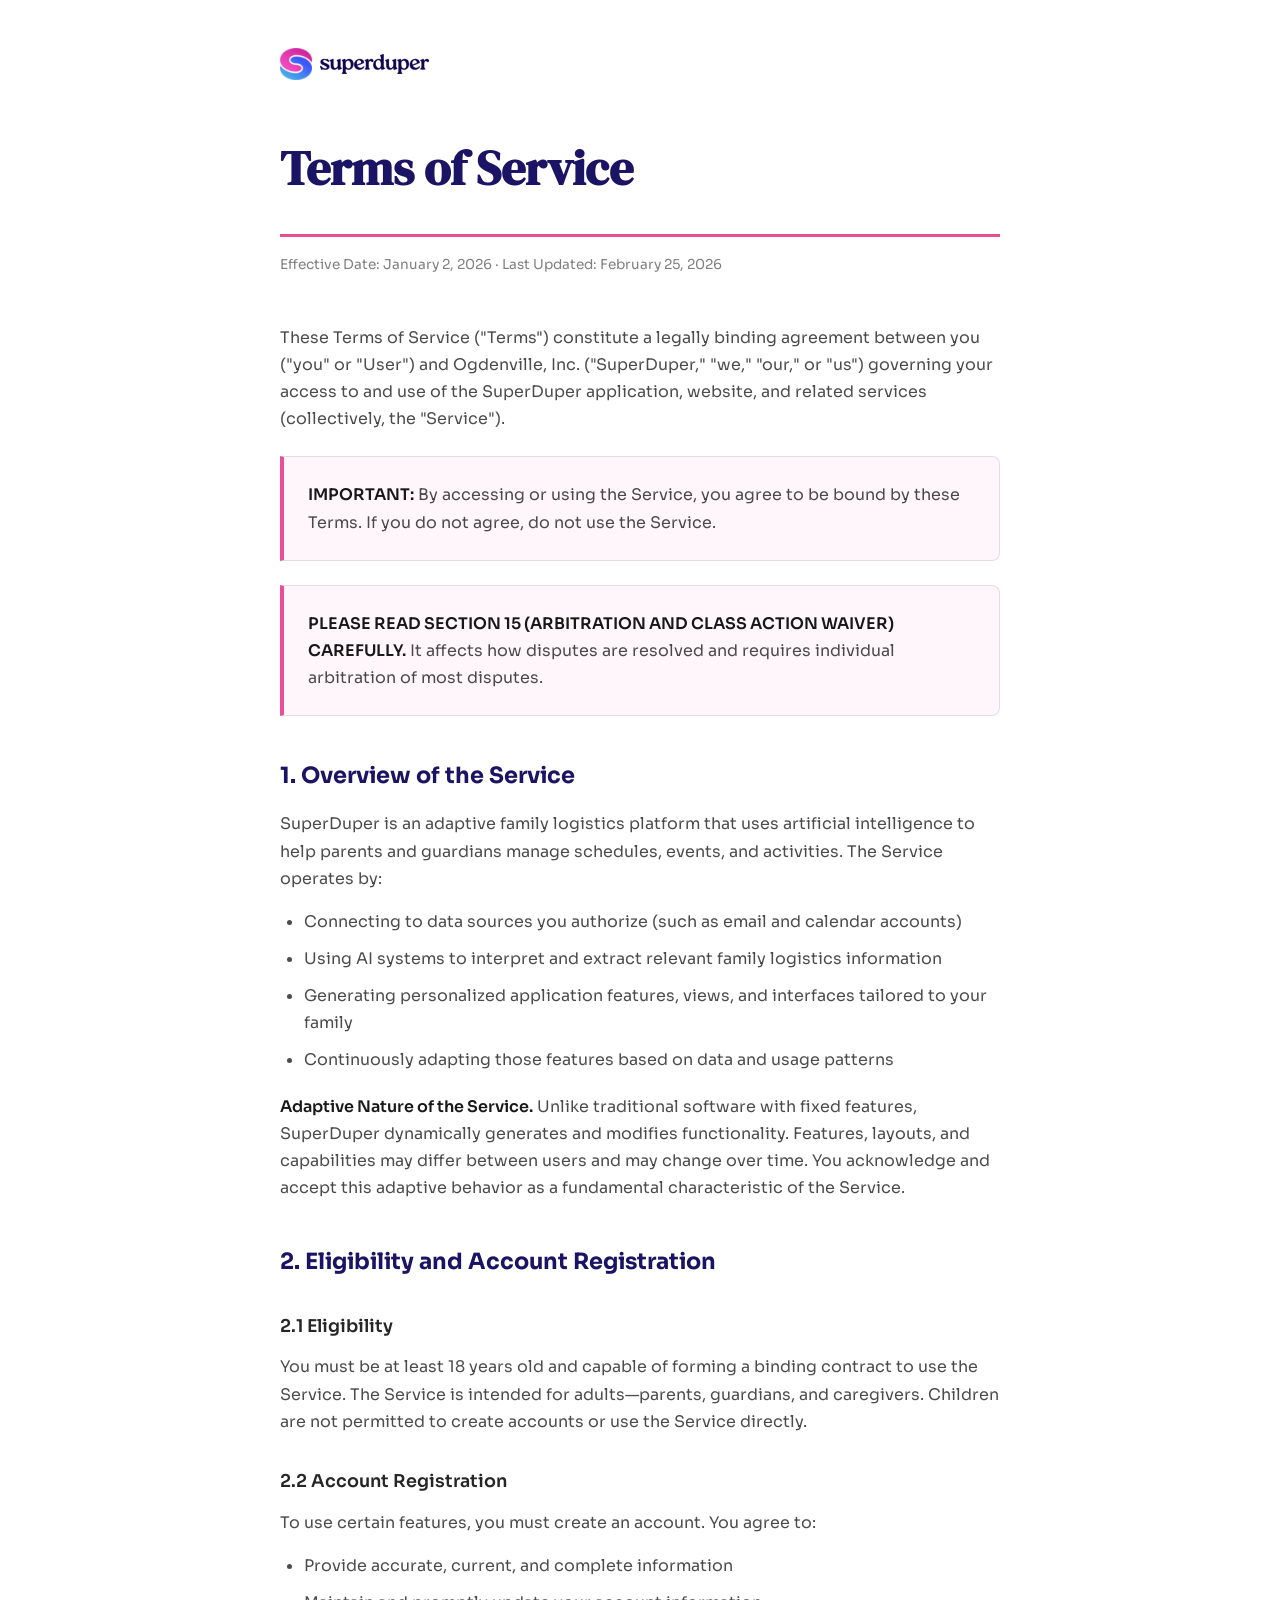
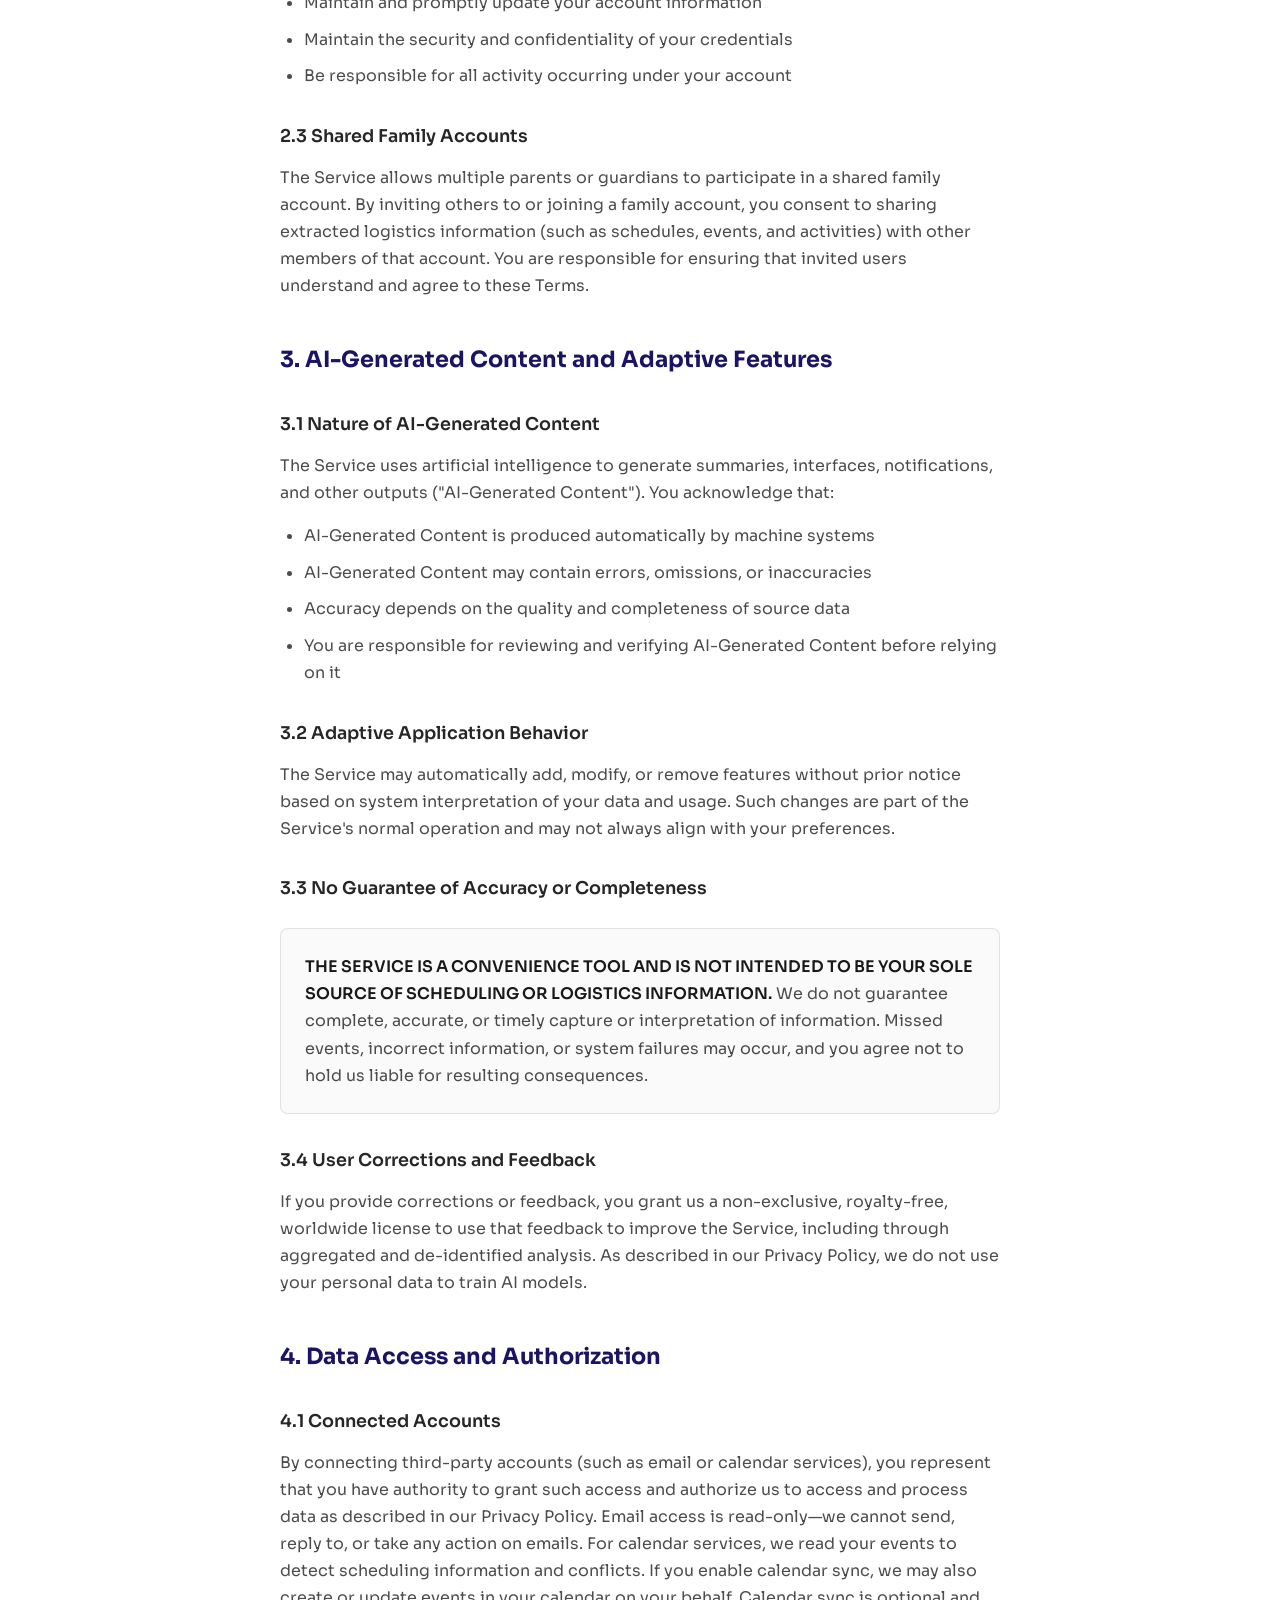
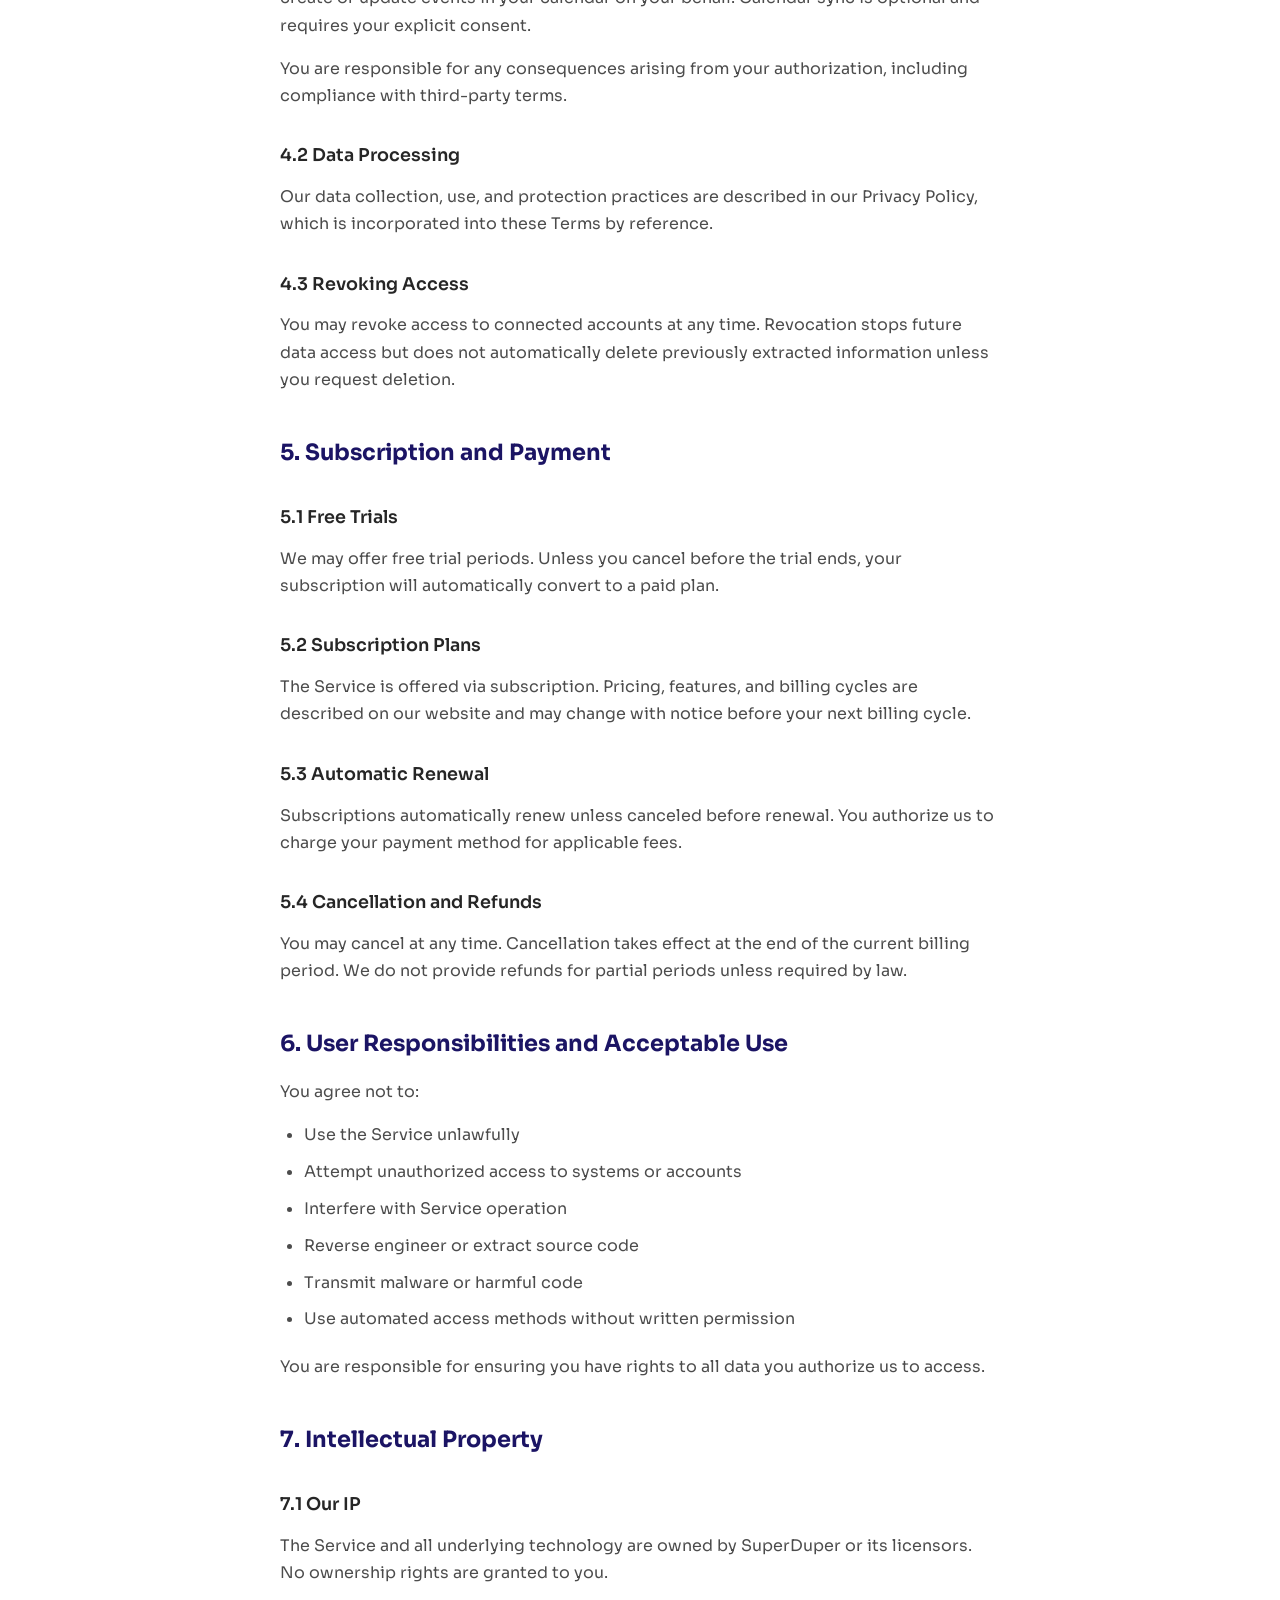
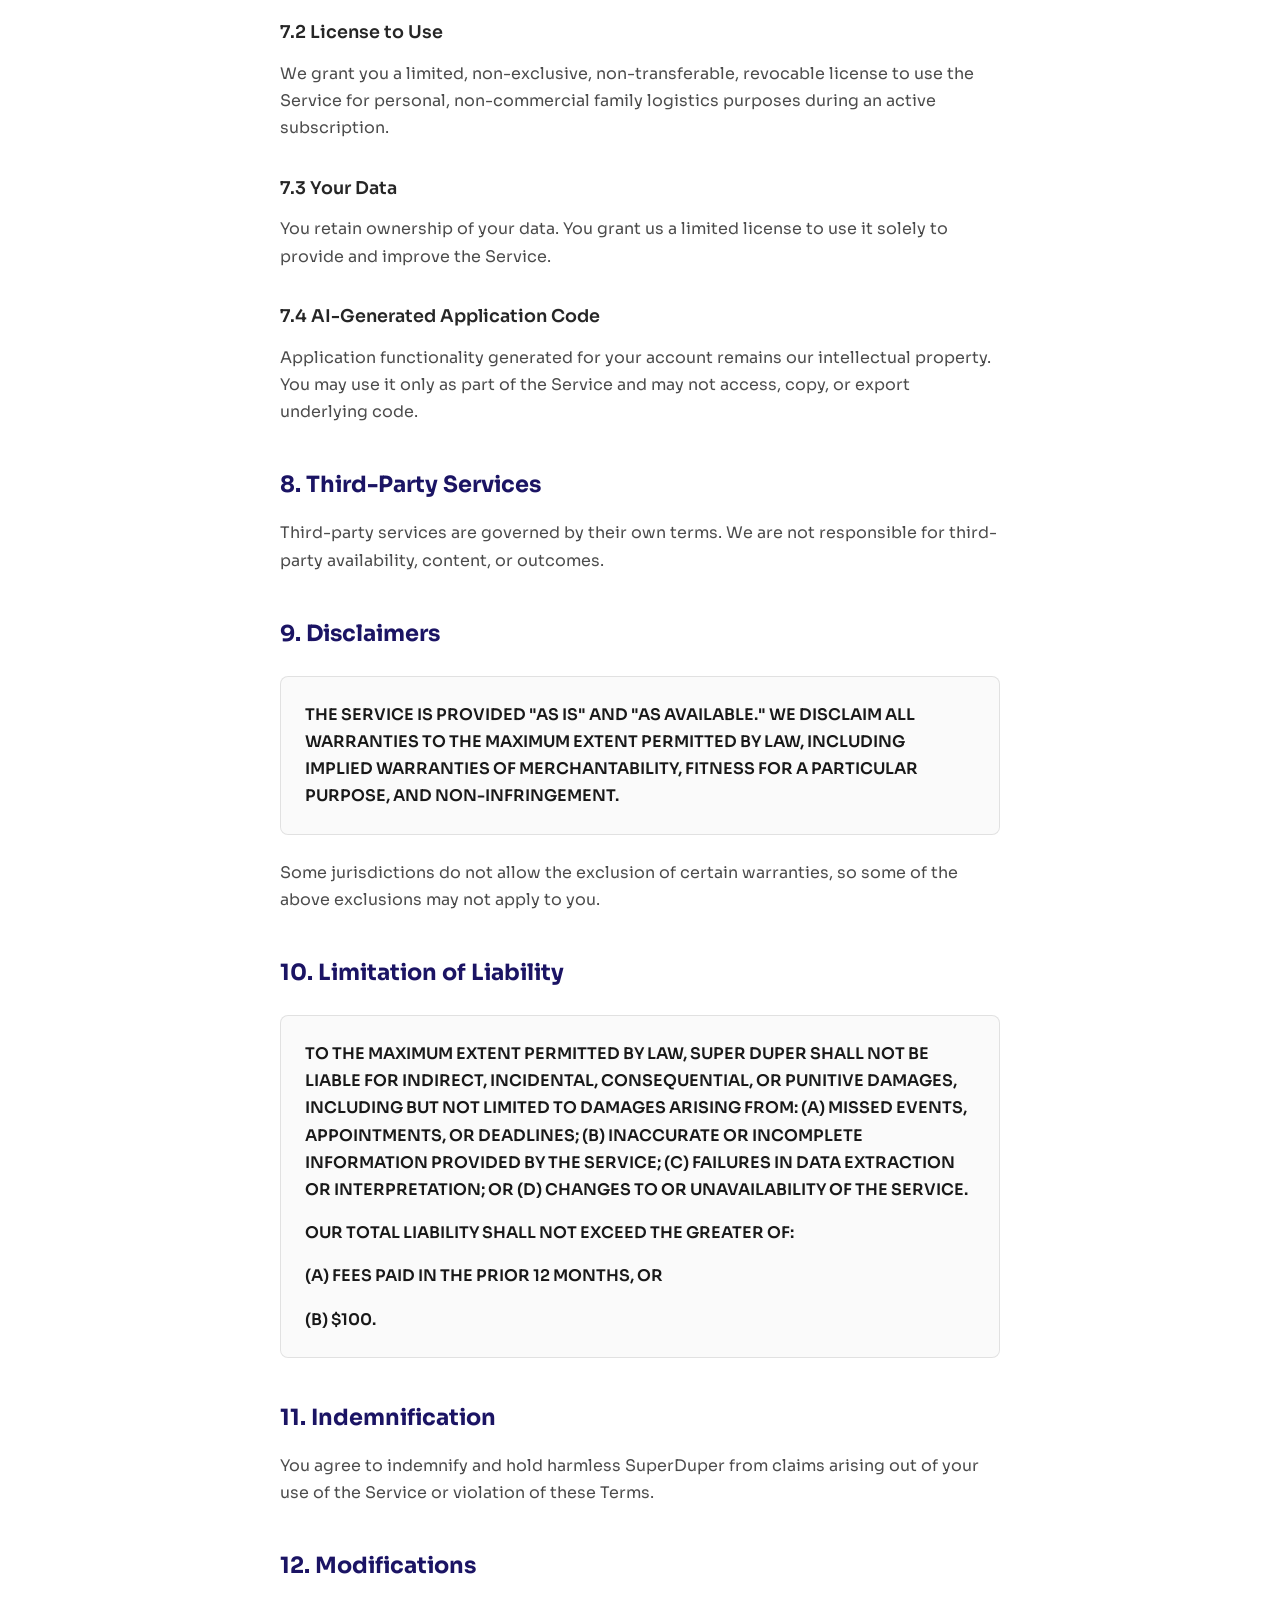
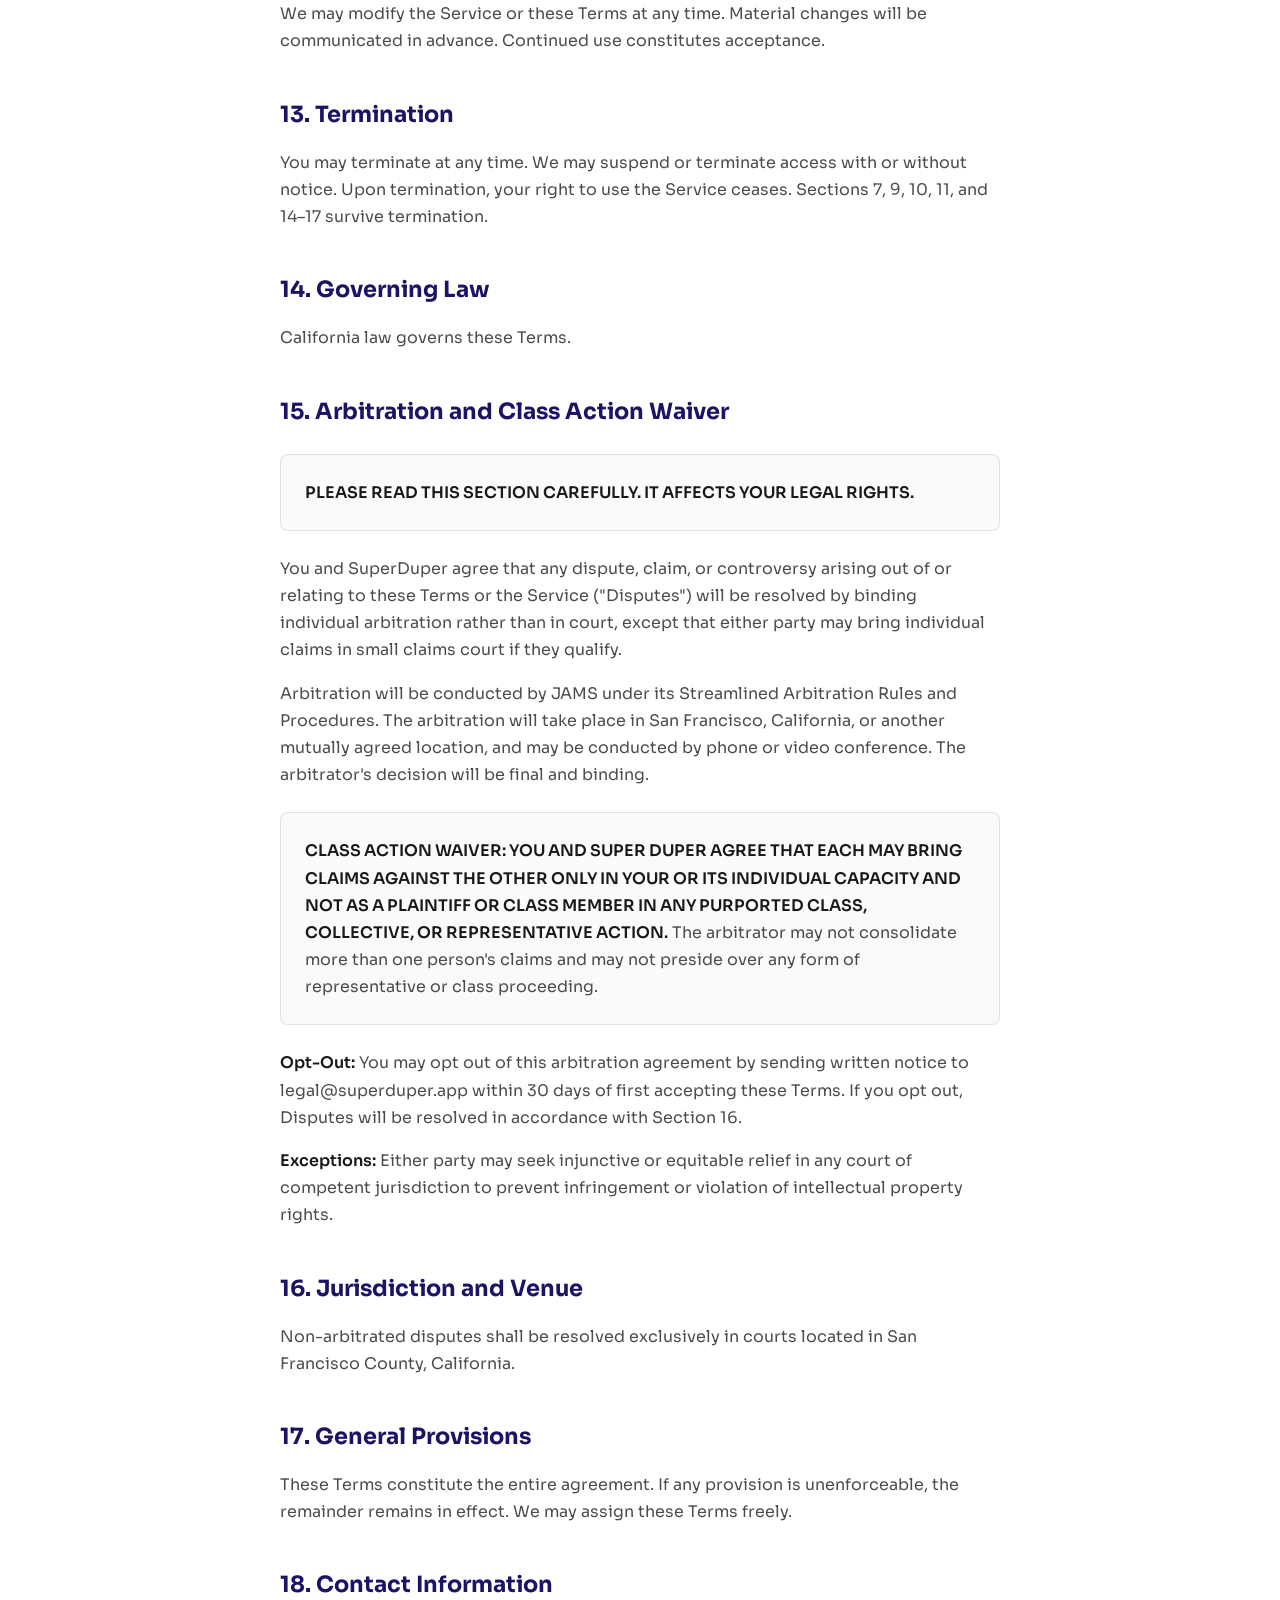
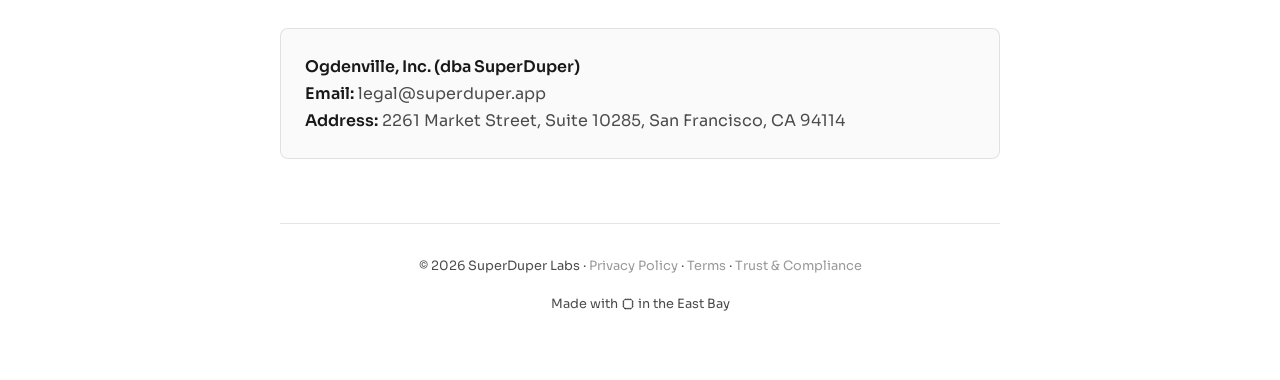
<file: terms.html>
<!doctype html>
<html lang="en">
  <head>
    <meta charset="utf-8" />
    <title>Terms of Service — SuperDuper</title>
    <meta name="viewport" content="width=device-width, initial-scale=1" />
    <meta name="description" content="SuperDuper Terms of Service — The terms governing your use of the SuperDuper service." />
    <link rel="preconnect" href="https://fonts.googleapis.com" />
    <link rel="preconnect" href="https://fonts.gstatic.com" crossorigin />
    <link href="https://fonts.googleapis.com/css2?family=DM+Serif+Display&family=Sora:wght@300;400;600;700&display=swap" rel="stylesheet" />
    <link rel="icon" type="image/png" sizes="32x32" href="/images/favicon-32.png" />
    <link rel="icon" type="image/png" sizes="16x16" href="/images/favicon-16.png" />
    <link rel="icon" type="image/x-icon" href="/images/favicon.ico" />
    <link rel="apple-touch-icon" sizes="180x180" href="/images/apple-touch-icon.png" />
    <script>
        !function(t,e){var o,n,p,r;e.__SV||(window.posthog && window.posthog.__loaded)||(window.posthog=e,e._i=[],e.init=function(i,s,a){function g(t,e){var o=e.split(".");2==o.length&&(t=t[o[0]],e=o[1]),t[e]=function(){t.push([e].concat(Array.prototype.slice.call(arguments,0)))}}(p=t.createElement("script")).type="text/javascript",p.crossOrigin="anonymous",p.async=!0,p.src=s.api_host.replace(".i.posthog.com","-assets.i.posthog.com")+"/static/array.js",(r=t.getElementsByTagName("script")[0]).parentNode.insertBefore(p,r);var u=e;for(void 0!==a?u=e[a]=[]:a="posthog",u.people=u.people||[],u.toString=function(t){var e="posthog";return"posthog"!==a&&(e+="."+a),t||(e+=" (stub)"),e},u.people.toString=function(){return u.toString(1)+".people (stub)"},o="init rs ls wi ns us ts ss capture calculateEventProperties vs register register_once register_for_session unregister unregister_for_session gs getFeatureFlag getFeatureFlagPayload getFeatureFlagResult isFeatureEnabled reloadFeatureFlags updateFlags updateEarlyAccessFeatureEnrollment getEarlyAccessFeatures on onFeatureFlags onSurveysLoaded onSessionId getSurveys getActiveMatchingSurveys renderSurvey displaySurvey cancelPendingSurvey canRenderSurvey canRenderSurveyAsync identify setPersonProperties group resetGroups setPersonPropertiesForFlags resetPersonPropertiesForFlags setGroupPropertiesForFlags resetGroupPropertiesForFlags reset get_distinct_id getGroups get_session_id get_session_replay_url alias set_config startSessionRecording stopSessionRecording sessionRecordingStarted captureException startExceptionAutocapture stopExceptionAutocapture loadToolbar get_property getSessionProperty fs ds createPersonProfile setInternalOrTestUser ps Qr opt_in_capturing opt_out_capturing has_opted_in_capturing has_opted_out_capturing get_explicit_consent_status is_capturing clear_opt_in_out_capturing hs debug M cs getPageViewId captureTraceFeedback captureTraceMetric Kr".split(" "),n=0;n<o.length;n++)g(u,o[n]);e._i.push([i,s,a])},e.__SV=1)}(document,window.posthog||[]);
        posthog.init('phc_4WpCTwFtU1Cq8mqozr1q7M3f3Mxdjz937OrvDhxCaaw', {
            api_host: 'https://us.i.posthog.com',
            defaults: '2025-11-30',
            person_profiles: 'identified_only',
        })
    </script>
    <style>
      *,
      *::before,
      *::after {
        box-sizing: border-box;
        margin: 0;
        padding: 0;
      }

      body {
        font-family: 'Sora', system-ui, sans-serif;
        background: #ffffff;
        color: rgba(0, 0, 0, 0.85);
        min-height: 100vh;
        padding: 3rem 2rem;
        line-height: 1.7;
      }

      .page-wrapper {
        max-width: 720px;
        margin: 0 auto;
      }

      .brand-link {
        display: inline-flex;
        align-items: center;
        gap: 0.5rem;
        text-decoration: none;
        margin-bottom: 3rem;
        transition: opacity 0.2s ease;
      }

      .brand-link:hover {
        opacity: 0.8;
      }

      .brand-link img:first-child {
        height: 32px;
        width: auto;
      }

      .brand-link img:last-child {
        height: 20px;
        width: auto;
      }

      .page-title {
        font-family: 'DM Serif Display', serif;
        font-size: clamp(2rem, 5vw, 3rem);
        color: #1B1464;
        margin-bottom: 0.5rem;
        border-bottom: 3px solid #E84F9A;
        padding-bottom: 1.5rem;
      }

      .page-meta {
        font-size: 0.85rem;
        color: rgba(0, 0, 0, 0.5);
        margin-top: 1rem;
        margin-bottom: 3rem;
      }

      .intro p {
        margin-bottom: 1.25rem;
      }

      section {
        margin-bottom: 2.5rem;
      }

      h2 {
        font-family: 'Sora', sans-serif;
        font-size: 1.4rem;
        font-weight: 700;
        color: #1B1464;
        margin-top: 2.5rem;
        margin-bottom: 1rem;
        position: relative;
      }

      .heading-anchor {
        position: absolute;
        left: -1.75rem;
        top: 50%;
        transform: translateY(-50%);
        opacity: 0;
        transition: opacity 0.2s ease;
        color: rgba(0, 0, 0, 0.3);
        display: flex;
        align-items: center;
        text-decoration: none;
      }

      h2:hover .heading-anchor {
        opacity: 1;
      }

      .heading-anchor:hover {
        color: #E84F9A;
      }

      .heading-anchor svg {
        width: 1rem;
        height: 1rem;
      }

      h3 {
        font-family: 'Sora', sans-serif;
        font-size: 1.1rem;
        font-weight: 600;
        color: rgba(0, 0, 0, 0.85);
        margin-top: 2rem;
        margin-bottom: 0.75rem;
      }

      p {
        margin-bottom: 1rem;
        color: rgba(0, 0, 0, 0.7);
      }

      strong {
        color: rgba(0, 0, 0, 0.9);
        font-weight: 600;
      }

      ul {
        list-style: disc;
        padding-left: 1.5rem;
        margin-bottom: 1.25rem;
      }

      li {
        margin-bottom: 0.6rem;
        color: rgba(0, 0, 0, 0.7);
      }

      li strong {
        color: rgba(0, 0, 0, 0.9);
      }

      .callout {
        border: 1px solid rgba(0, 0, 0, 0.1);
        border-radius: 8px;
        padding: 1.5rem;
        margin: 1.5rem 0;
        background: rgba(0, 0, 0, 0.02);
      }

      .callout-accent {
        border-left: 4px solid #E84F9A;
        border-radius: 0 8px 8px 0;
        background: rgba(232, 79, 154, 0.05);
      }

      .callout h3 {
        margin-top: 0;
        margin-bottom: 0.75rem;
        font-size: 1.05rem;
      }

      .callout p:last-child,
      .callout ul:last-child {
        margin-bottom: 0;
      }

      .footer {
        margin-top: 4rem;
        padding-top: 2rem;
        border-top: 1px solid rgba(0, 0, 0, 0.1);
        font-size: 0.8rem;
        color: rgba(0, 0, 0, 0.4);
        text-align: center;
      }

      .footer a {
        color: rgba(0, 0, 0, 0.4);
        text-decoration: none;
        transition: color 0.2s ease;
      }

      .footer a:hover {
        color: rgba(0, 0, 0, 0.7);
      }

      .footer-tagline {
        margin-top: 0.75rem;
        font-size: 0.8rem;
      }

      @media (max-width: 480px) {
        body {
          padding: 2rem 1.25rem;
        }

        .callout {
          padding: 1.25rem;
        }

        .heading-anchor {
          display: none;
        }
      }
    </style>
  </head>
  <body>
    <div class="page-wrapper">
      <a href="/" class="brand-link">
        <img src="/images/logo-header.png" alt="" />
        <img src="/images/wordmark-header.png" alt="SuperDuper" />
      </a>

      <h1 class="page-title">Terms of Service</h1>
      <p class="page-meta">Effective Date: January 2, 2026 &middot; Last Updated: February 25, 2026</p>

      <!-- Introduction -->
      <section class="intro">
        <p>
          These Terms of Service ("Terms") constitute a legally binding agreement between you ("you" or
          "User") and Ogdenville, Inc. ("SuperDuper," "we," "our," or "us") governing your access to
          and use of the SuperDuper application, website, and related services (collectively, the "Service").
        </p>
        <div class="callout callout-accent">
          <p>
            <strong>IMPORTANT:</strong> By accessing or using the Service, you agree to be bound by these
            Terms. If you do not agree, do not use the Service.
          </p>
        </div>
        <div class="callout callout-accent">
          <p>
            <strong>PLEASE READ SECTION 15 (ARBITRATION AND CLASS ACTION WAIVER) CAREFULLY.</strong>
            It affects how disputes are resolved and requires individual arbitration of most disputes.
          </p>
        </div>
      </section>

      <!-- 1. Overview of the Service -->
      <section>
        <h2 id="section-1"><a class="heading-anchor" href="#section-1" aria-label="Link to this section"><svg xmlns="http://www.w3.org/2000/svg" fill="none" viewBox="0 0 24 24" stroke-width="1.5" stroke="currentColor"><path stroke-linecap="round" stroke-linejoin="round" d="M13.19 8.688a4.5 4.5 0 0 1 1.242 7.244l-4.5 4.5a4.5 4.5 0 0 1-6.364-6.364l1.757-1.757m13.35-.622 1.757-1.757a4.5 4.5 0 0 0-6.364-6.364l-4.5 4.5a4.5 4.5 0 0 0 1.242 7.244" /></svg></a>1. Overview of the Service</h2>
        <p>
          SuperDuper is an adaptive family logistics platform that uses artificial intelligence to help
          parents and guardians manage schedules, events, and activities. The Service operates by:
        </p>
        <ul>
          <li>Connecting to data sources you authorize (such as email and calendar accounts)</li>
          <li>Using AI systems to interpret and extract relevant family logistics information</li>
          <li>Generating personalized application features, views, and interfaces tailored to your family</li>
          <li>Continuously adapting those features based on data and usage patterns</li>
        </ul>
        <p>
          <strong>Adaptive Nature of the Service.</strong> Unlike traditional software with fixed features,
          SuperDuper dynamically generates and modifies functionality. Features, layouts, and capabilities
          may differ between users and may change over time. You acknowledge and accept this adaptive
          behavior as a fundamental characteristic of the Service.
        </p>
      </section>

      <!-- 2. Eligibility and Account Registration -->
      <section>
        <h2 id="section-2"><a class="heading-anchor" href="#section-2" aria-label="Link to this section"><svg xmlns="http://www.w3.org/2000/svg" fill="none" viewBox="0 0 24 24" stroke-width="1.5" stroke="currentColor"><path stroke-linecap="round" stroke-linejoin="round" d="M13.19 8.688a4.5 4.5 0 0 1 1.242 7.244l-4.5 4.5a4.5 4.5 0 0 1-6.364-6.364l1.757-1.757m13.35-.622 1.757-1.757a4.5 4.5 0 0 0-6.364-6.364l-4.5 4.5a4.5 4.5 0 0 0 1.242 7.244" /></svg></a>2. Eligibility and Account Registration</h2>

        <h3>2.1 Eligibility</h3>
        <p>
          You must be at least 18 years old and capable of forming a binding contract to use the Service.
          The Service is intended for adults—parents, guardians, and caregivers. Children are not permitted
          to create accounts or use the Service directly.
        </p>

        <h3>2.2 Account Registration</h3>
        <p>To use certain features, you must create an account. You agree to:</p>
        <ul>
          <li>Provide accurate, current, and complete information</li>
          <li>Maintain and promptly update your account information</li>
          <li>Maintain the security and confidentiality of your credentials</li>
          <li>Be responsible for all activity occurring under your account</li>
        </ul>

        <h3>2.3 Shared Family Accounts</h3>
        <p>
          The Service allows multiple parents or guardians to participate in a shared family account.
          By inviting others to or joining a family account, you consent to sharing extracted logistics
          information (such as schedules, events, and activities) with other members of that account.
          You are responsible for ensuring that invited users understand and agree to these Terms.
        </p>
      </section>

      <!-- 3. AI-Generated Content and Adaptive Features -->
      <section>
        <h2 id="section-3"><a class="heading-anchor" href="#section-3" aria-label="Link to this section"><svg xmlns="http://www.w3.org/2000/svg" fill="none" viewBox="0 0 24 24" stroke-width="1.5" stroke="currentColor"><path stroke-linecap="round" stroke-linejoin="round" d="M13.19 8.688a4.5 4.5 0 0 1 1.242 7.244l-4.5 4.5a4.5 4.5 0 0 1-6.364-6.364l1.757-1.757m13.35-.622 1.757-1.757a4.5 4.5 0 0 0-6.364-6.364l-4.5 4.5a4.5 4.5 0 0 0 1.242 7.244" /></svg></a>3. AI-Generated Content and Adaptive Features</h2>

        <h3>3.1 Nature of AI-Generated Content</h3>
        <p>
          The Service uses artificial intelligence to generate summaries, interfaces, notifications,
          and other outputs ("AI-Generated Content"). You acknowledge that:
        </p>
        <ul>
          <li>AI-Generated Content is produced automatically by machine systems</li>
          <li>AI-Generated Content may contain errors, omissions, or inaccuracies</li>
          <li>Accuracy depends on the quality and completeness of source data</li>
          <li>You are responsible for reviewing and verifying AI-Generated Content before relying on it</li>
        </ul>

        <h3>3.2 Adaptive Application Behavior</h3>
        <p>
          The Service may automatically add, modify, or remove features without prior notice based on
          system interpretation of your data and usage. Such changes are part of the Service's normal
          operation and may not always align with your preferences.
        </p>

        <h3>3.3 No Guarantee of Accuracy or Completeness</h3>
        <div class="callout">
          <p>
            <strong>THE SERVICE IS A CONVENIENCE TOOL AND IS NOT INTENDED TO BE YOUR SOLE SOURCE OF
            SCHEDULING OR LOGISTICS INFORMATION.</strong> We do not guarantee complete, accurate, or
            timely capture or interpretation of information. Missed events, incorrect information, or
            system failures may occur, and you agree not to hold us liable for resulting consequences.
          </p>
        </div>

        <h3>3.4 User Corrections and Feedback</h3>
        <p>
          If you provide corrections or feedback, you grant us a non-exclusive, royalty-free, worldwide
          license to use that feedback to improve the Service, including through aggregated and
          de-identified analysis. As described in our Privacy Policy, we do not use your personal data
          to train AI models.
        </p>
      </section>

      <!-- 4. Data Access and Authorization -->
      <section>
        <h2 id="section-4"><a class="heading-anchor" href="#section-4" aria-label="Link to this section"><svg xmlns="http://www.w3.org/2000/svg" fill="none" viewBox="0 0 24 24" stroke-width="1.5" stroke="currentColor"><path stroke-linecap="round" stroke-linejoin="round" d="M13.19 8.688a4.5 4.5 0 0 1 1.242 7.244l-4.5 4.5a4.5 4.5 0 0 1-6.364-6.364l1.757-1.757m13.35-.622 1.757-1.757a4.5 4.5 0 0 0-6.364-6.364l-4.5 4.5a4.5 4.5 0 0 0 1.242 7.244" /></svg></a>4. Data Access and Authorization</h2>

        <h3>4.1 Connected Accounts</h3>
        <p>
          By connecting third-party accounts (such as email or calendar services), you represent that
          you have authority to grant such access and authorize us to access and process data as described
          in our Privacy Policy. Email access is read-only&mdash;we cannot send, reply to, or take any action
          on emails. For calendar services, we read your events to detect scheduling information and
          conflicts. If you enable calendar sync, we may also create or update events in your calendar
          on your behalf. Calendar sync is optional and requires your explicit consent.
        </p>
        <p>
          You are responsible for any consequences arising from your authorization, including compliance
          with third-party terms.
        </p>

        <h3>4.2 Data Processing</h3>
        <p>
          Our data collection, use, and protection practices are described in our Privacy Policy, which
          is incorporated into these Terms by reference.
        </p>

        <h3>4.3 Revoking Access</h3>
        <p>
          You may revoke access to connected accounts at any time. Revocation stops future data access
          but does not automatically delete previously extracted information unless you request deletion.
        </p>
      </section>

      <!-- 5. Subscription and Payment -->
      <section>
        <h2 id="section-5"><a class="heading-anchor" href="#section-5" aria-label="Link to this section"><svg xmlns="http://www.w3.org/2000/svg" fill="none" viewBox="0 0 24 24" stroke-width="1.5" stroke="currentColor"><path stroke-linecap="round" stroke-linejoin="round" d="M13.19 8.688a4.5 4.5 0 0 1 1.242 7.244l-4.5 4.5a4.5 4.5 0 0 1-6.364-6.364l1.757-1.757m13.35-.622 1.757-1.757a4.5 4.5 0 0 0-6.364-6.364l-4.5 4.5a4.5 4.5 0 0 0 1.242 7.244" /></svg></a>5. Subscription and Payment</h2>

        <h3>5.1 Free Trials</h3>
        <p>
          We may offer free trial periods. Unless you cancel before the trial ends, your subscription
          will automatically convert to a paid plan.
        </p>

        <h3>5.2 Subscription Plans</h3>
        <p>
          The Service is offered via subscription. Pricing, features, and billing cycles are described
          on our website and may change with notice before your next billing cycle.
        </p>

        <h3>5.3 Automatic Renewal</h3>
        <p>
          Subscriptions automatically renew unless canceled before renewal. You authorize us to charge
          your payment method for applicable fees.
        </p>

        <h3>5.4 Cancellation and Refunds</h3>
        <p>
          You may cancel at any time. Cancellation takes effect at the end of the current billing period.
          We do not provide refunds for partial periods unless required by law.
        </p>
      </section>

      <!-- 6. User Responsibilities and Acceptable Use -->
      <section>
        <h2 id="section-6"><a class="heading-anchor" href="#section-6" aria-label="Link to this section"><svg xmlns="http://www.w3.org/2000/svg" fill="none" viewBox="0 0 24 24" stroke-width="1.5" stroke="currentColor"><path stroke-linecap="round" stroke-linejoin="round" d="M13.19 8.688a4.5 4.5 0 0 1 1.242 7.244l-4.5 4.5a4.5 4.5 0 0 1-6.364-6.364l1.757-1.757m13.35-.622 1.757-1.757a4.5 4.5 0 0 0-6.364-6.364l-4.5 4.5a4.5 4.5 0 0 0 1.242 7.244" /></svg></a>6. User Responsibilities and Acceptable Use</h2>
        <p>You agree not to:</p>
        <ul>
          <li>Use the Service unlawfully</li>
          <li>Attempt unauthorized access to systems or accounts</li>
          <li>Interfere with Service operation</li>
          <li>Reverse engineer or extract source code</li>
          <li>Transmit malware or harmful code</li>
          <li>Use automated access methods without written permission</li>
        </ul>
        <p>
          You are responsible for ensuring you have rights to all data you authorize us to access.
        </p>
      </section>

      <!-- 7. Intellectual Property -->
      <section>
        <h2 id="section-7"><a class="heading-anchor" href="#section-7" aria-label="Link to this section"><svg xmlns="http://www.w3.org/2000/svg" fill="none" viewBox="0 0 24 24" stroke-width="1.5" stroke="currentColor"><path stroke-linecap="round" stroke-linejoin="round" d="M13.19 8.688a4.5 4.5 0 0 1 1.242 7.244l-4.5 4.5a4.5 4.5 0 0 1-6.364-6.364l1.757-1.757m13.35-.622 1.757-1.757a4.5 4.5 0 0 0-6.364-6.364l-4.5 4.5a4.5 4.5 0 0 0 1.242 7.244" /></svg></a>7. Intellectual Property</h2>

        <h3>7.1 Our IP</h3>
        <p>
          The Service and all underlying technology are owned by SuperDuper or its licensors. No
          ownership rights are granted to you.
        </p>

        <h3>7.2 License to Use</h3>
        <p>
          We grant you a limited, non-exclusive, non-transferable, revocable license to use the Service
          for personal, non-commercial family logistics purposes during an active subscription.
        </p>

        <h3>7.3 Your Data</h3>
        <p>
          You retain ownership of your data. You grant us a limited license to use it solely to provide
          and improve the Service.
        </p>

        <h3>7.4 AI-Generated Application Code</h3>
        <p>
          Application functionality generated for your account remains our intellectual property. You
          may use it only as part of the Service and may not access, copy, or export underlying code.
        </p>
      </section>

      <!-- 8. Third-Party Services -->
      <section>
        <h2 id="section-8"><a class="heading-anchor" href="#section-8" aria-label="Link to this section"><svg xmlns="http://www.w3.org/2000/svg" fill="none" viewBox="0 0 24 24" stroke-width="1.5" stroke="currentColor"><path stroke-linecap="round" stroke-linejoin="round" d="M13.19 8.688a4.5 4.5 0 0 1 1.242 7.244l-4.5 4.5a4.5 4.5 0 0 1-6.364-6.364l1.757-1.757m13.35-.622 1.757-1.757a4.5 4.5 0 0 0-6.364-6.364l-4.5 4.5a4.5 4.5 0 0 0 1.242 7.244" /></svg></a>8. Third-Party Services</h2>
        <p>
          Third-party services are governed by their own terms. We are not responsible for third-party
          availability, content, or outcomes.
        </p>
      </section>

      <!-- 9. Disclaimers -->
      <section>
        <h2 id="section-9"><a class="heading-anchor" href="#section-9" aria-label="Link to this section"><svg xmlns="http://www.w3.org/2000/svg" fill="none" viewBox="0 0 24 24" stroke-width="1.5" stroke="currentColor"><path stroke-linecap="round" stroke-linejoin="round" d="M13.19 8.688a4.5 4.5 0 0 1 1.242 7.244l-4.5 4.5a4.5 4.5 0 0 1-6.364-6.364l1.757-1.757m13.35-.622 1.757-1.757a4.5 4.5 0 0 0-6.364-6.364l-4.5 4.5a4.5 4.5 0 0 0 1.242 7.244" /></svg></a>9. Disclaimers</h2>
        <div class="callout">
          <p>
            <strong>THE SERVICE IS PROVIDED "AS IS" AND "AS AVAILABLE." WE DISCLAIM ALL WARRANTIES TO
            THE MAXIMUM EXTENT PERMITTED BY LAW, INCLUDING IMPLIED WARRANTIES OF MERCHANTABILITY, FITNESS
            FOR A PARTICULAR PURPOSE, AND NON-INFRINGEMENT.</strong>
          </p>
        </div>
        <p>
          Some jurisdictions do not allow the exclusion of certain warranties, so some of the above
          exclusions may not apply to you.
        </p>
      </section>

      <!-- 10. Limitation of Liability -->
      <section>
        <h2 id="section-10"><a class="heading-anchor" href="#section-10" aria-label="Link to this section"><svg xmlns="http://www.w3.org/2000/svg" fill="none" viewBox="0 0 24 24" stroke-width="1.5" stroke="currentColor"><path stroke-linecap="round" stroke-linejoin="round" d="M13.19 8.688a4.5 4.5 0 0 1 1.242 7.244l-4.5 4.5a4.5 4.5 0 0 1-6.364-6.364l1.757-1.757m13.35-.622 1.757-1.757a4.5 4.5 0 0 0-6.364-6.364l-4.5 4.5a4.5 4.5 0 0 0 1.242 7.244" /></svg></a>10. Limitation of Liability</h2>
        <div class="callout">
          <p>
            <strong>TO THE MAXIMUM EXTENT PERMITTED BY LAW, SUPER DUPER SHALL NOT BE LIABLE FOR INDIRECT,
            INCIDENTAL, CONSEQUENTIAL, OR PUNITIVE DAMAGES, INCLUDING BUT NOT LIMITED TO DAMAGES ARISING
            FROM: (A) MISSED EVENTS, APPOINTMENTS, OR DEADLINES; (B) INACCURATE OR INCOMPLETE INFORMATION
            PROVIDED BY THE SERVICE; (C) FAILURES IN DATA EXTRACTION OR INTERPRETATION; OR (D) CHANGES
            TO OR UNAVAILABILITY OF THE SERVICE.</strong>
          </p>
          <p>
            <strong>OUR TOTAL LIABILITY SHALL NOT EXCEED THE GREATER OF:</strong>
          </p>
          <p>
            <strong>(A) FEES PAID IN THE PRIOR 12 MONTHS, OR</strong>
          </p>
          <p>
            <strong>(B) $100.</strong>
          </p>
        </div>
      </section>

      <!-- 11. Indemnification -->
      <section>
        <h2 id="section-11"><a class="heading-anchor" href="#section-11" aria-label="Link to this section"><svg xmlns="http://www.w3.org/2000/svg" fill="none" viewBox="0 0 24 24" stroke-width="1.5" stroke="currentColor"><path stroke-linecap="round" stroke-linejoin="round" d="M13.19 8.688a4.5 4.5 0 0 1 1.242 7.244l-4.5 4.5a4.5 4.5 0 0 1-6.364-6.364l1.757-1.757m13.35-.622 1.757-1.757a4.5 4.5 0 0 0-6.364-6.364l-4.5 4.5a4.5 4.5 0 0 0 1.242 7.244" /></svg></a>11. Indemnification</h2>
        <p>
          You agree to indemnify and hold harmless SuperDuper from claims arising out of your use of
          the Service or violation of these Terms.
        </p>
      </section>

      <!-- 12. Modifications -->
      <section>
        <h2 id="section-12"><a class="heading-anchor" href="#section-12" aria-label="Link to this section"><svg xmlns="http://www.w3.org/2000/svg" fill="none" viewBox="0 0 24 24" stroke-width="1.5" stroke="currentColor"><path stroke-linecap="round" stroke-linejoin="round" d="M13.19 8.688a4.5 4.5 0 0 1 1.242 7.244l-4.5 4.5a4.5 4.5 0 0 1-6.364-6.364l1.757-1.757m13.35-.622 1.757-1.757a4.5 4.5 0 0 0-6.364-6.364l-4.5 4.5a4.5 4.5 0 0 0 1.242 7.244" /></svg></a>12. Modifications</h2>
        <p>
          We may modify the Service or these Terms at any time. Material changes will be communicated
          in advance. Continued use constitutes acceptance.
        </p>
      </section>

      <!-- 13. Termination -->
      <section>
        <h2 id="section-13"><a class="heading-anchor" href="#section-13" aria-label="Link to this section"><svg xmlns="http://www.w3.org/2000/svg" fill="none" viewBox="0 0 24 24" stroke-width="1.5" stroke="currentColor"><path stroke-linecap="round" stroke-linejoin="round" d="M13.19 8.688a4.5 4.5 0 0 1 1.242 7.244l-4.5 4.5a4.5 4.5 0 0 1-6.364-6.364l1.757-1.757m13.35-.622 1.757-1.757a4.5 4.5 0 0 0-6.364-6.364l-4.5 4.5a4.5 4.5 0 0 0 1.242 7.244" /></svg></a>13. Termination</h2>
        <p>
          You may terminate at any time. We may suspend or terminate access with or without notice.
          Upon termination, your right to use the Service ceases. Sections 7, 9, 10, 11, and 14–17
          survive termination.
        </p>
      </section>

      <!-- 14. Governing Law -->
      <section>
        <h2 id="section-14"><a class="heading-anchor" href="#section-14" aria-label="Link to this section"><svg xmlns="http://www.w3.org/2000/svg" fill="none" viewBox="0 0 24 24" stroke-width="1.5" stroke="currentColor"><path stroke-linecap="round" stroke-linejoin="round" d="M13.19 8.688a4.5 4.5 0 0 1 1.242 7.244l-4.5 4.5a4.5 4.5 0 0 1-6.364-6.364l1.757-1.757m13.35-.622 1.757-1.757a4.5 4.5 0 0 0-6.364-6.364l-4.5 4.5a4.5 4.5 0 0 0 1.242 7.244" /></svg></a>14. Governing Law</h2>
        <p>California law governs these Terms.</p>
      </section>

      <!-- 15. Arbitration and Class Action Waiver -->
      <section>
        <h2 id="section-15"><a class="heading-anchor" href="#section-15" aria-label="Link to this section"><svg xmlns="http://www.w3.org/2000/svg" fill="none" viewBox="0 0 24 24" stroke-width="1.5" stroke="currentColor"><path stroke-linecap="round" stroke-linejoin="round" d="M13.19 8.688a4.5 4.5 0 0 1 1.242 7.244l-4.5 4.5a4.5 4.5 0 0 1-6.364-6.364l1.757-1.757m13.35-.622 1.757-1.757a4.5 4.5 0 0 0-6.364-6.364l-4.5 4.5a4.5 4.5 0 0 0 1.242 7.244" /></svg></a>15. Arbitration and Class Action Waiver</h2>
        <div class="callout">
          <p>
            <strong>PLEASE READ THIS SECTION CAREFULLY. IT AFFECTS YOUR LEGAL RIGHTS.</strong>
          </p>
        </div>
        <p>
          You and SuperDuper agree that any dispute, claim, or controversy arising out of or relating
          to these Terms or the Service ("Disputes") will be resolved by binding individual arbitration
          rather than in court, except that either party may bring individual claims in small claims
          court if they qualify.
        </p>
        <p>
          Arbitration will be conducted by JAMS under its Streamlined Arbitration Rules and Procedures.
          The arbitration will take place in San Francisco, California, or another mutually agreed
          location, and may be conducted by phone or video conference. The arbitrator's decision will
          be final and binding.
        </p>
        <div class="callout">
          <p>
            <strong>CLASS ACTION WAIVER: YOU AND SUPER DUPER AGREE THAT EACH MAY BRING CLAIMS AGAINST
            THE OTHER ONLY IN YOUR OR ITS INDIVIDUAL CAPACITY AND NOT AS A PLAINTIFF OR CLASS MEMBER
            IN ANY PURPORTED CLASS, COLLECTIVE, OR REPRESENTATIVE ACTION.</strong> The arbitrator may
            not consolidate more than one person's claims and may not preside over any form of
            representative or class proceeding.
          </p>
        </div>
        <p>
          <strong>Opt-Out:</strong> You may opt out of this arbitration agreement by sending written
          notice to legal@superduper.app within 30 days of first accepting these Terms. If you opt out,
          Disputes will be resolved in accordance with Section 16.
        </p>
        <p>
          <strong>Exceptions:</strong> Either party may seek injunctive or equitable relief in any court
          of competent jurisdiction to prevent infringement or violation of intellectual property rights.
        </p>
      </section>

      <!-- 16. Jurisdiction and Venue -->
      <section>
        <h2 id="section-16"><a class="heading-anchor" href="#section-16" aria-label="Link to this section"><svg xmlns="http://www.w3.org/2000/svg" fill="none" viewBox="0 0 24 24" stroke-width="1.5" stroke="currentColor"><path stroke-linecap="round" stroke-linejoin="round" d="M13.19 8.688a4.5 4.5 0 0 1 1.242 7.244l-4.5 4.5a4.5 4.5 0 0 1-6.364-6.364l1.757-1.757m13.35-.622 1.757-1.757a4.5 4.5 0 0 0-6.364-6.364l-4.5 4.5a4.5 4.5 0 0 0 1.242 7.244" /></svg></a>16. Jurisdiction and Venue</h2>
        <p>
          Non-arbitrated disputes shall be resolved exclusively in courts located in San Francisco
          County, California.
        </p>
      </section>

      <!-- 17. General Provisions -->
      <section>
        <h2 id="section-17"><a class="heading-anchor" href="#section-17" aria-label="Link to this section"><svg xmlns="http://www.w3.org/2000/svg" fill="none" viewBox="0 0 24 24" stroke-width="1.5" stroke="currentColor"><path stroke-linecap="round" stroke-linejoin="round" d="M13.19 8.688a4.5 4.5 0 0 1 1.242 7.244l-4.5 4.5a4.5 4.5 0 0 1-6.364-6.364l1.757-1.757m13.35-.622 1.757-1.757a4.5 4.5 0 0 0-6.364-6.364l-4.5 4.5a4.5 4.5 0 0 0 1.242 7.244" /></svg></a>17. General Provisions</h2>
        <p>
          These Terms constitute the entire agreement. If any provision is unenforceable, the remainder
          remains in effect. We may assign these Terms freely.
        </p>
      </section>

      <!-- 18. Contact Information -->
      <section>
        <h2 id="section-18"><a class="heading-anchor" href="#section-18" aria-label="Link to this section"><svg xmlns="http://www.w3.org/2000/svg" fill="none" viewBox="0 0 24 24" stroke-width="1.5" stroke="currentColor"><path stroke-linecap="round" stroke-linejoin="round" d="M13.19 8.688a4.5 4.5 0 0 1 1.242 7.244l-4.5 4.5a4.5 4.5 0 0 1-6.364-6.364l1.757-1.757m13.35-.622 1.757-1.757a4.5 4.5 0 0 0-6.364-6.364l-4.5 4.5a4.5 4.5 0 0 0 1.242 7.244" /></svg></a>18. Contact Information</h2>
        <div class="callout">
          <p>
            <strong>Ogdenville, Inc. (dba SuperDuper)</strong><br />
            <strong>Email:</strong> legal@superduper.app<br />
            <strong>Address:</strong> 2261 Market Street, Suite 10285, San Francisco, CA 94114
          </p>
        </div>
      </section>

      <footer class="footer">
        <p>&copy; 2026 SuperDuper Labs &middot; <a href="/privacy.html">Privacy Policy</a> &middot; <a href="/terms.html">Terms</a> &middot; <a href="https://trust.superduperlabs.com">Trust & Compliance</a></p>
        <p class="footer-tagline">Made with <svg xmlns="http://www.w3.org/2000/svg" fill="none" viewBox="0 0 24 24" stroke-width="1.5" stroke="currentColor" style="width:14px;height:14px;vertical-align:middle"><path stroke-linecap="round" stroke-linejoin="round" d="M8.25 3v1.5M4.5 8.25H3m18 0h-1.5M4.5 12H3m18 0h-1.5m-15 3.75H3m18 0h-1.5M8.25 19.5V21M12 3v1.5m0 15V21m3.75-18v1.5m0 15V21m-9-1.5h10.5a2.25 2.25 0 0 0 2.25-2.25V6.75a2.25 2.25 0 0 0-2.25-2.25H6.75A2.25 2.25 0 0 0 4.5 6.75v10.5a2.25 2.25 0 0 0 2.25 2.25Z" /></svg> in the East Bay</p>
      </footer>
    </div>
  </body>
</html>
</file>
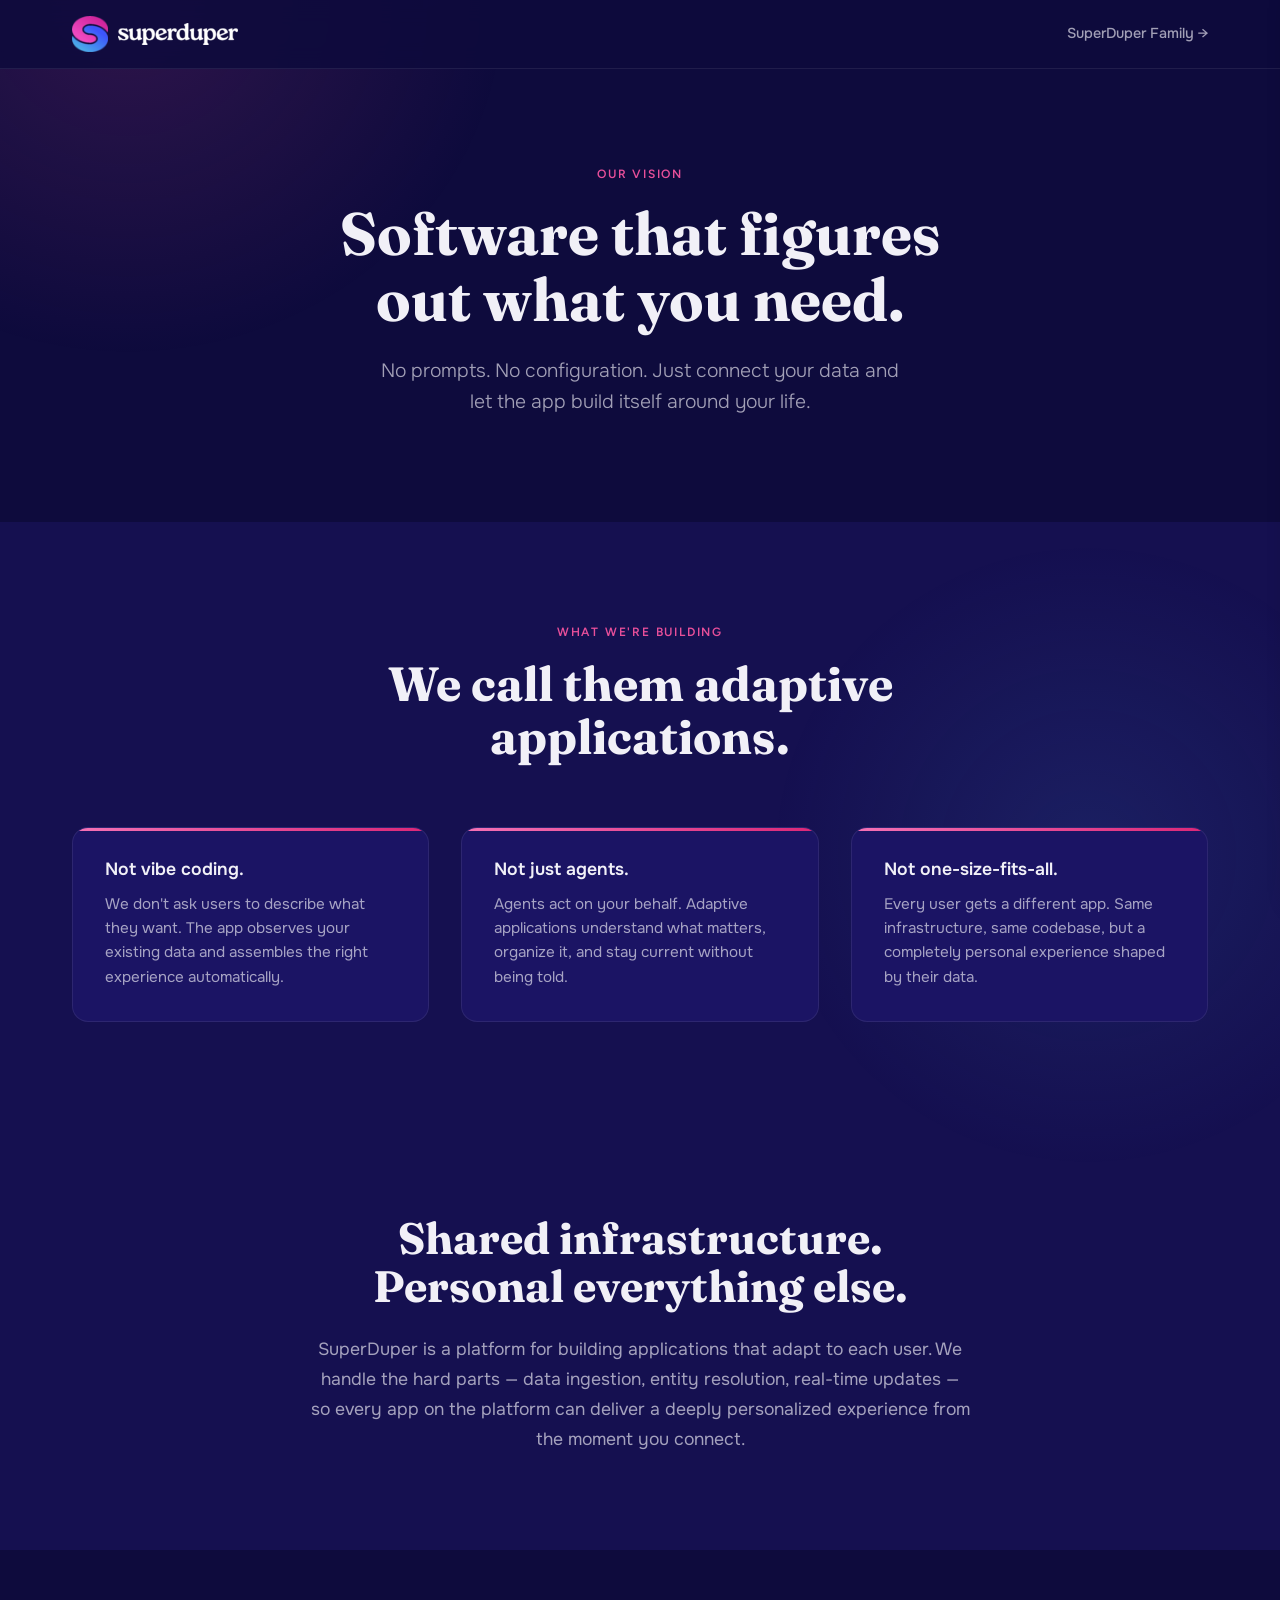
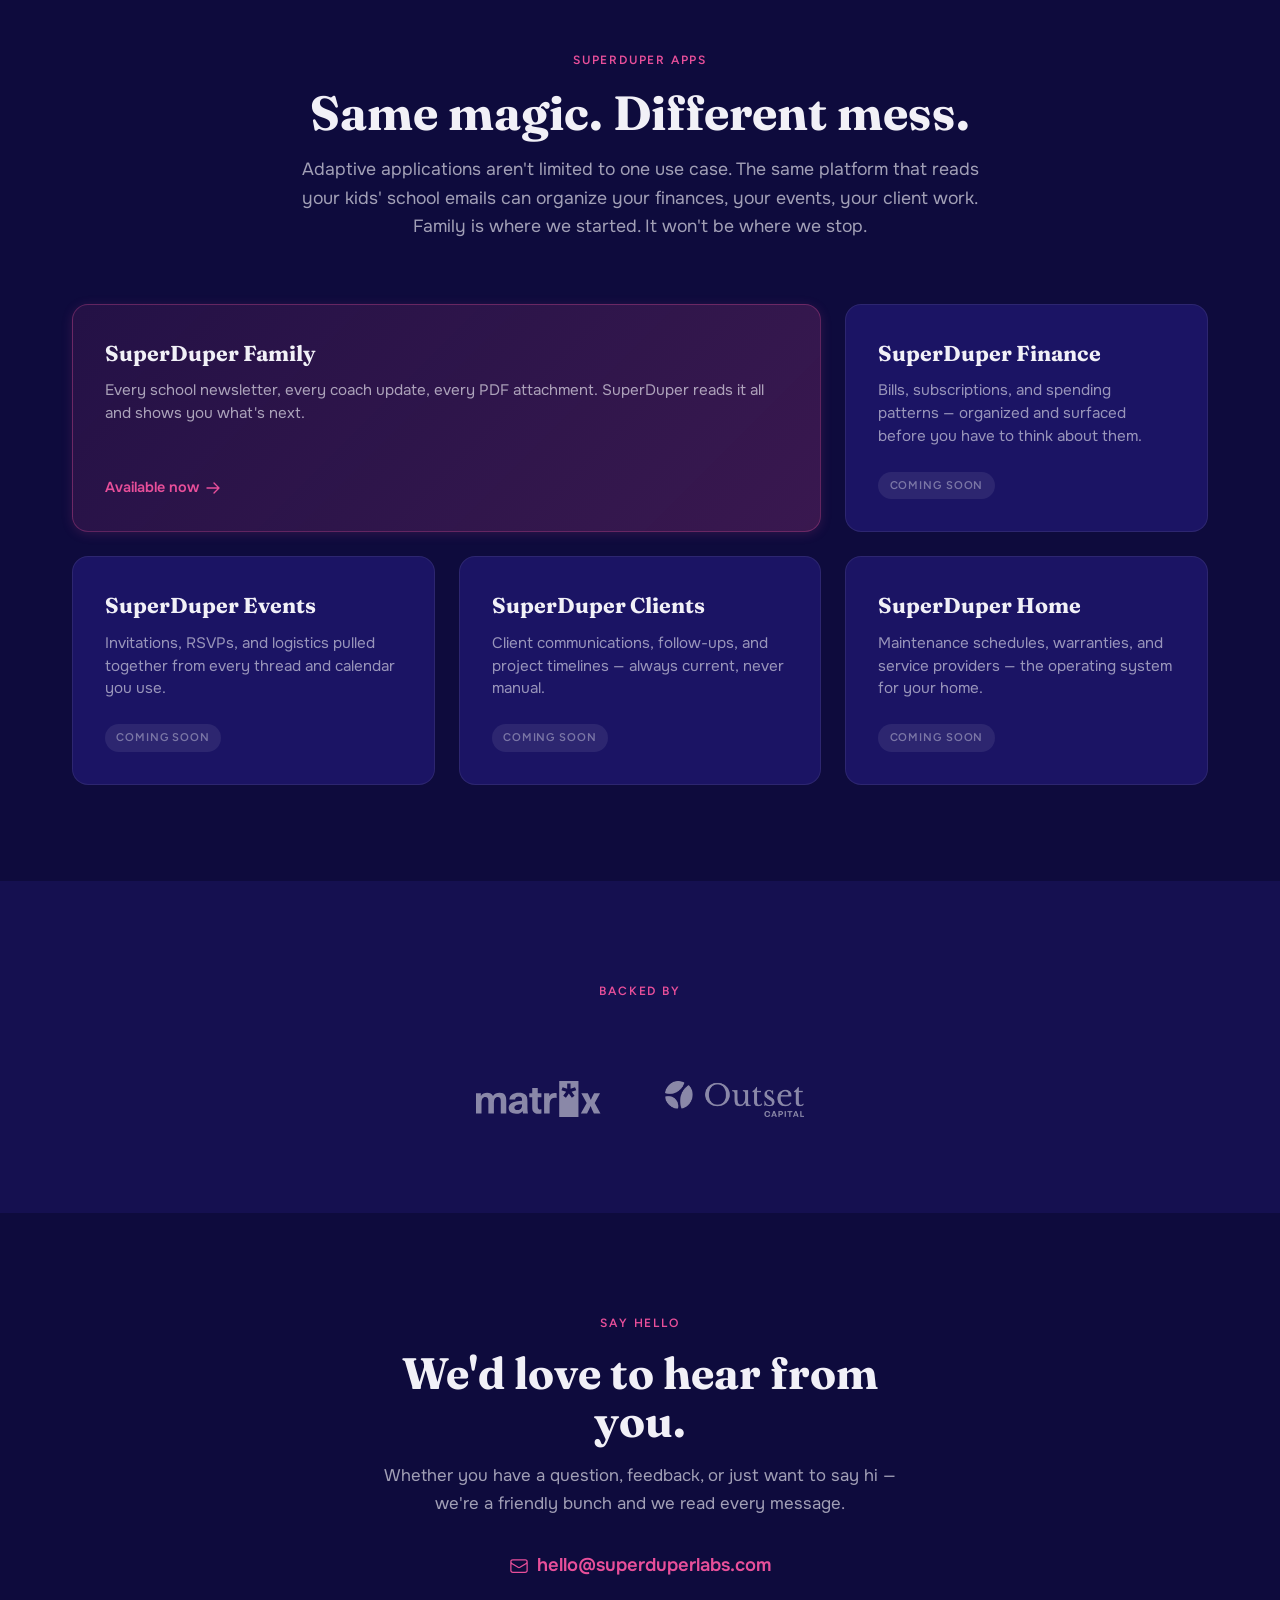
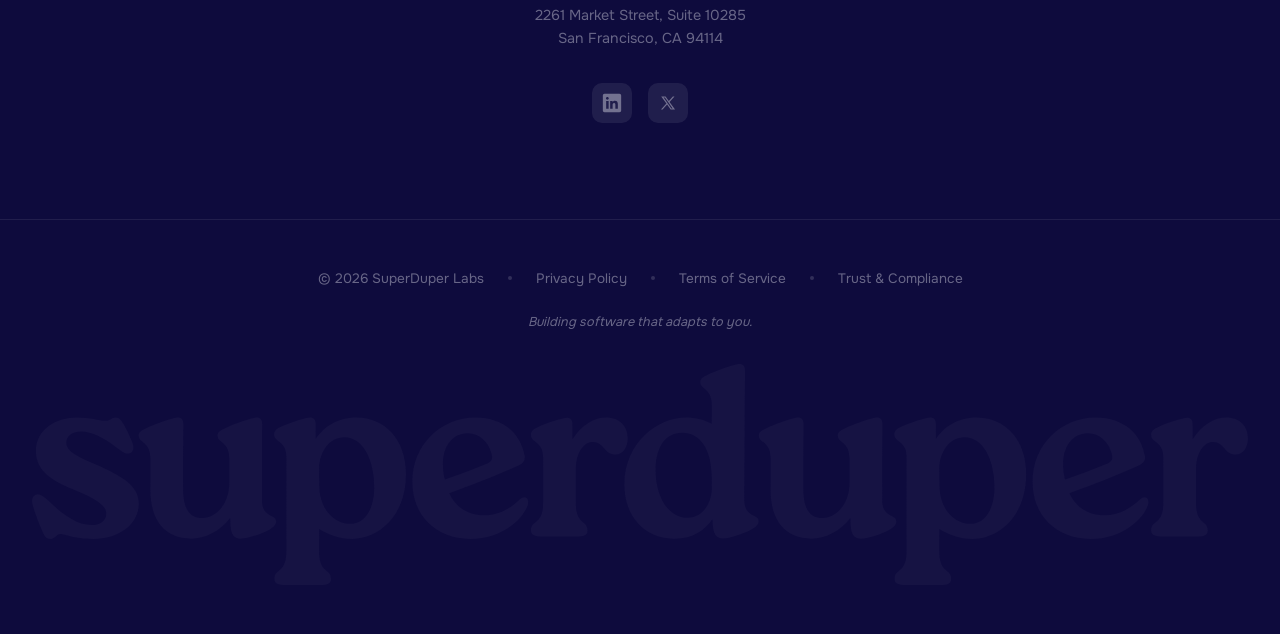
<file: vision.html>
<!doctype html>
<html lang="en">
  <head>
    <meta charset="utf-8" />
    <title>Our Vision — SuperDuper Adaptive Applications Platform</title>
    <meta name="viewport" content="width=device-width, initial-scale=1" />
    <meta name="description" content="SuperDuper builds adaptive applications — software that figures out what you need. No prompts. No configuration. Just connect your data and let the app build itself around your life." />

    <!-- Open Graph -->
    <meta property="og:type" content="website" />
    <meta property="og:title" content="Our Vision — SuperDuper Adaptive Applications Platform" />
    <meta property="og:description" content="Software that figures out what you need. No prompts. No configuration." />
    <meta property="og:image" content="https://superduperlabs.com/images/og-image.png" />
    <meta property="og:url" content="https://superduperlabs.com/vision" />
    <meta name="twitter:card" content="summary_large_image" />

    <!-- Favicons -->
    <link rel="icon" type="image/png" sizes="32x32" href="/images/favicon-32.png" />
    <link rel="icon" type="image/png" sizes="16x16" href="/images/favicon-16.png" />
    <link rel="icon" type="image/x-icon" href="/images/favicon.ico" />
    <link rel="apple-touch-icon" sizes="180x180" href="/images/apple-touch-icon.png" />

    <!-- Fonts -->
    <link rel="preconnect" href="https://fonts.googleapis.com" />
    <link rel="preconnect" href="https://fonts.gstatic.com" crossorigin />
    <link href="https://fonts.googleapis.com/css2?family=Fraunces:ital,opsz,wght@0,9..144,400;0,9..144,700;1,9..144,400&family=Onest:wght@300;400;500;600&family=Figtree:wght@500;600;700&display=swap" rel="stylesheet" />

    <!-- PostHog -->
    <script>
        !function(t,e){var o,n,p,r;e.__SV||(window.posthog && window.posthog.__loaded)||(window.posthog=e,e._i=[],e.init=function(i,s,a){function g(t,e){var o=e.split(".");2==o.length&&(t=t[o[0]],e=o[1]),t[e]=function(){t.push([e].concat(Array.prototype.slice.call(arguments,0)))}}(p=t.createElement("script")).type="text/javascript",p.crossOrigin="anonymous",p.async=!0,p.src=s.api_host.replace(".i.posthog.com","-assets.i.posthog.com")+"/static/array.js",(r=t.getElementsByTagName("script")[0]).parentNode.insertBefore(p,r);var u=e;for(void 0!==a?u=e[a]=[]:a="posthog",u.people=u.people||[],u.toString=function(t){var e="posthog";return"posthog"!==a&&(e+="."+a),t||(e+=" (stub)"),e},u.people.toString=function(){return u.toString(1)+".people (stub)"},o="init rs ls wi ns us ts ss capture calculateEventProperties vs register register_once register_for_session unregister unregister_for_session gs getFeatureFlag getFeatureFlagPayload getFeatureFlagResult isFeatureEnabled reloadFeatureFlags updateFlags updateEarlyAccessFeatureEnrollment getEarlyAccessFeatures on onFeatureFlags onSurveysLoaded onSessionId getSurveys getActiveMatchingSurveys renderSurvey displaySurvey cancelPendingSurvey canRenderSurvey canRenderSurveyAsync identify setPersonProperties group resetGroups setPersonPropertiesForFlags resetPersonPropertiesForFlags setGroupPropertiesForFlags resetGroupPropertiesForFlags reset get_distinct_id getGroups get_session_id get_session_replay_url alias set_config startSessionRecording stopSessionRecording sessionRecordingStarted captureException startExceptionAutocapture stopExceptionAutocapture loadToolbar get_property getSessionProperty fs ds createPersonProfile setInternalOrTestUser ps Qr opt_in_capturing opt_out_capturing has_opted_in_capturing has_opted_out_capturing get_explicit_consent_status is_capturing clear_opt_in_out_capturing hs debug M cs getPageViewId captureTraceFeedback captureTraceMetric Kr".split(" "),n=0;n<o.length;n++)g(u,o[n]);e._i.push([i,s,a])},e.__SV=1)}(document,window.posthog||[]);
        posthog.init('phc_4WpCTwFtU1Cq8mqozr1q7M3f3Mxdjz937OrvDhxCaaw', {
            api_host: 'https://us.i.posthog.com',
            defaults: '2025-11-30',
            person_profiles: 'identified_only',
        })
    </script>

    <style>
      /* ============================================
         CSS Custom Properties
         ============================================ */
      :root {
        --navy: #1B1464;
        --pink: #E84F9A;
        --blue: #4A8FE7;
        --gradient-pink: linear-gradient(135deg, #F472B6, #DB2777);
        --gradient-blue: linear-gradient(135deg, #60A5FA, #2563EB);
        --navy-90: rgba(27, 20, 100, 0.9);
        --navy-70: rgba(27, 20, 100, 0.7);
        --navy-60: rgba(27, 20, 100, 0.6);
        --navy-50: rgba(27, 20, 100, 0.5);
        --navy-40: rgba(27, 20, 100, 0.4);
        --navy-15: rgba(27, 20, 100, 0.15);
        --navy-08: rgba(27, 20, 100, 0.08);
        --navy-04: rgba(27, 20, 100, 0.04);
        --pink-15: rgba(232, 79, 154, 0.15);
        --pink-08: rgba(232, 79, 154, 0.08);
        --blue-15: rgba(74, 143, 231, 0.15);
        --blue-08: rgba(74, 143, 231, 0.08);
        --dark-bg: #0E0B3D;
        --dark-surface-1: #151050;
        --dark-surface-2: #1B1464;
        --dark-text: #F1F0F7;
        --dark-text-muted: rgba(241, 240, 247, 0.65);
        --dark-text-faint: rgba(241, 240, 247, 0.40);
        --dark-border: rgba(255, 255, 255, 0.08);
        --dark-border-hover: rgba(255, 255, 255, 0.15);
        --dark-pink-glow: rgba(232, 79, 154, 0.15);
        --dark-blue-glow: rgba(74, 143, 231, 0.12);
        --dark-glass: rgba(14, 11, 61, 0.88);
      }

      /* ============================================
         Reset & Base
         ============================================ */
      *,
      *::before,
      *::after {
        box-sizing: border-box;
        margin: 0;
        padding: 0;
      }

      html {
        scroll-behavior: smooth;
        color-scheme: dark;
      }

      body {
        font-family: 'Onest', system-ui, sans-serif;
        background: var(--dark-bg);
        color: var(--dark-text);
        min-height: 100vh;
        overflow-x: hidden;
        position: relative;
        line-height: 1.6;
      }

      body::before {
        content: '';
        position: fixed;
        top: -40%;
        left: -20%;
        width: 60%;
        height: 80%;
        background: radial-gradient(ellipse, var(--dark-pink-glow) 0%, transparent 70%);
        pointer-events: none;
        z-index: 0;
      }

      body::after {
        content: '';
        position: fixed;
        bottom: -30%;
        right: -10%;
        width: 50%;
        height: 70%;
        background: radial-gradient(ellipse, var(--dark-blue-glow) 0%, transparent 70%);
        pointer-events: none;
        z-index: 0;
      }

      /* ============================================
         Typography
         ============================================ */
      h1, h2, h3 {
        font-family: 'Fraunces', serif;
        line-height: 1.1;
      }

      /* ============================================
         Layout
         ============================================ */
      .container {
        max-width: 1200px;
        margin: 0 auto;
        padding: 0 2rem;
        position: relative;
        z-index: 1;
      }

      section {
        padding: 6rem 0;
      }

      /* ============================================
         Scroll Animations
         ============================================ */
      .fade-in {
        opacity: 0;
        transform: translateY(24px);
        transition: opacity 0.6s ease, transform 0.6s ease;
      }

      .fade-in.visible {
        opacity: 1;
        transform: translateY(0);
      }

      /* ============================================
         Header
         ============================================ */
      .header {
        position: fixed;
        top: 0;
        left: 0;
        right: 0;
        z-index: 100;
        padding: 1rem 0;
        background: var(--dark-glass);
        backdrop-filter: blur(12px);
        border-bottom: 1px solid var(--dark-border);
      }

      .header .container {
        display: flex;
        align-items: center;
        justify-content: space-between;
      }

      .logo {
        display: flex;
        align-items: center;
        gap: 0.6rem;
        text-decoration: none;
      }

      .logo-mark {
        height: 36px;
        width: auto;
      }

      .logo-wordmark {
        height: 22px;
        width: auto;
        filter: brightness(0) invert(1);
      }

      .nav {
        display: flex;
        align-items: center;
        gap: 2rem;
      }

      .nav-link {
        color: var(--dark-text-muted);
        text-decoration: none;
        font-size: 0.9rem;
        font-weight: 500;
        transition: color 0.2s ease;
      }

      .nav-link:hover {
        color: var(--dark-text);
      }

      .btn {
        display: inline-flex;
        align-items: center;
        gap: 0.5rem;
        padding: 0.7rem 1.4rem;
        font-family: 'Onest', sans-serif;
        font-size: 0.9rem;
        font-weight: 600;
        border: none;
        border-radius: 8px;
        cursor: pointer;
        text-decoration: none;
        transition: all 0.2s ease;
      }

      .btn-primary {
        background: var(--pink);
        color: #ffffff;
      }

      .btn-primary:hover {
        background: #d63e87;
        transform: translateY(-1px);
        box-shadow: 0 4px 12px rgba(232, 79, 154, 0.4);
      }

      /* ============================================
         Mobile Nav Drawer
         ============================================ */
      .mobile-menu-btn {
        display: none;
        background: none;
        border: none;
        color: var(--dark-text);
        cursor: pointer;
        padding: 0.5rem;
        z-index: 110;
      }

      .mobile-menu-btn svg {
        width: 24px;
        height: 24px;
      }

      .mobile-nav-overlay {
        display: none;
        position: fixed;
        inset: 0;
        background: rgba(0, 0, 0, 0.6);
        z-index: 105;
        opacity: 0;
        transition: opacity 0.3s ease;
      }

      .mobile-nav-overlay.active {
        opacity: 1;
      }

      .mobile-nav-drawer {
        position: fixed;
        top: 0;
        right: -300px;
        width: 280px;
        height: 100%;
        background: var(--dark-surface-2);
        z-index: 110;
        padding: 5rem 2rem 2rem;
        transition: right 0.3s ease;
        box-shadow: -4px 0 24px rgba(0, 0, 0, 0.4);
      }

      .mobile-nav-drawer.active {
        right: 0;
      }

      .mobile-nav-drawer a {
        display: block;
        padding: 1rem 0;
        color: var(--dark-text);
        text-decoration: none;
        font-size: 1.1rem;
        font-weight: 500;
        border-bottom: 1px solid var(--dark-border);
      }

      .mobile-nav-drawer a:last-child {
        border-bottom: none;
      }

      .mobile-nav-drawer .btn-primary {
        display: block;
        text-align: center;
        margin-top: 1.5rem;
        color: #fff;
      }

      .mobile-nav-close {
        position: absolute;
        top: 1.25rem;
        right: 1.25rem;
        background: none;
        border: none;
        color: var(--dark-text);
        cursor: pointer;
        padding: 0.5rem;
      }

      .mobile-nav-close svg {
        width: 24px;
        height: 24px;
      }

      /* ============================================
         Hero Section
         ============================================ */
      .hero {
        min-height: auto;
        display: flex;
        align-items: center;
        padding-top: 10rem;
        padding-bottom: 4rem;
        text-align: center;
      }

      .hero .container {
        display: flex;
        flex-direction: column;
        align-items: center;
      }

      .hero-content {
        max-width: 680px;
      }

      .hero h1 {
        font-size: clamp(2.5rem, 5vw, 3.75rem);
        margin-bottom: 1.5rem;
        color: var(--dark-text);
      }

      .underline-gradient {
        position: relative;
        display: inline;
      }

      .underline-gradient::after {
        content: '';
        position: absolute;
        left: 0;
        bottom: 2px;
        width: 100%;
        height: 6px;
        background: var(--gradient-pink);
        border-radius: 3px;
        opacity: 0.7;
      }

      .hero-subheadline {
        font-size: 1.2rem;
        color: var(--dark-text-muted);
        margin-bottom: 2.5rem;
        font-weight: 300;
        max-width: 540px;
        margin-left: auto;
        margin-right: auto;
      }

      /* ============================================
         Section Headers
         ============================================ */
      .section-header {
        text-align: center;
        max-width: 700px;
        margin: 0 auto 4rem;
      }

      .section-label {
        display: inline-block;
        font-family: 'Figtree', sans-serif;
        font-size: 0.75rem;
        font-weight: 600;
        letter-spacing: 0.15em;
        text-transform: uppercase;
        color: var(--pink);
        margin-bottom: 1rem;
      }

      .section-header h2 {
        font-size: clamp(2rem, 4vw, 3rem);
        margin-bottom: 1rem;
        color: var(--dark-text);
      }

      .section-header p {
        color: var(--dark-text-muted);
        font-size: 1.1rem;
      }

      .section-alt {
        background: var(--dark-surface-1);
      }

      /* ============================================
         About Cards (3-column)
         ============================================ */
      .about-cards {
        display: grid;
        grid-template-columns: repeat(3, 1fr);
        gap: 2rem;
      }

      .about-card {
        background: var(--dark-surface-2);
        border: 1px solid var(--dark-border);
        border-radius: 16px;
        padding: 2rem;
        position: relative;
        overflow: hidden;
      }

      .about-card::before {
        content: '';
        position: absolute;
        top: 0;
        left: 0;
        right: 0;
        height: 3px;
        background: var(--gradient-pink);
      }

      .about-card h3 {
        font-family: 'Onest', sans-serif;
        font-size: 1.1rem;
        font-weight: 600;
        margin-bottom: 0.75rem;
        color: var(--dark-text);
      }

      .about-card p {
        color: var(--dark-text-muted);
        font-size: 0.95rem;
        line-height: 1.6;
      }

      /* ============================================
         Platform Section (centered text)
         ============================================ */
      .platform-section {
        background: var(--dark-surface-1);
      }

      .platform-text {
        text-align: center;
        max-width: 660px;
        margin: 0 auto;
      }

      .platform-text h2 {
        font-size: clamp(2rem, 4vw, 2.75rem);
        margin-bottom: 1.5rem;
        color: var(--dark-text);
      }

      .platform-text p {
        color: var(--dark-text-muted);
        font-size: 1.1rem;
        line-height: 1.7;
      }

      /* ============================================
         App Store Grid
         ============================================ */
      .app-grid {
        display: grid;
        grid-template-columns: repeat(3, 1fr);
        gap: 1.5rem;
      }

      .app-card {
        border-radius: 16px;
        padding: 2rem;
        min-height: 200px;
        display: flex;
        flex-direction: column;
        justify-content: space-between;
        position: relative;
        overflow: hidden;
      }

      .app-card--family {
        background: linear-gradient(135deg, rgba(232, 79, 154, 0.10) 0%, rgba(232, 79, 154, 0.20) 100%);
        border: 1px solid rgba(232, 79, 154, 0.3);
        box-shadow: 0 2px 12px rgba(232, 79, 154, 0.15);
        grid-column: span 2;
        cursor: pointer;
        transition: box-shadow 0.2s ease, border-color 0.2s ease;
        text-decoration: none;
        display: flex;
        flex-direction: column;
        justify-content: space-between;
      }

      .app-card--family:hover {
        box-shadow: 0 4px 20px rgba(232, 79, 154, 0.3);
        border-color: rgba(232, 79, 154, 0.5);
      }

      .app-card--family .app-card-name {
        color: var(--dark-text);
      }

      .app-card--family .app-card-desc {
        color: var(--dark-text-muted);
        opacity: 1;
      }

      .app-card--family .app-card-link {
        color: var(--pink);
      }

      .app-card--coming {
        background: var(--dark-surface-2);
        border: 1px solid var(--dark-border);
      }

      .app-card-name {
        font-family: 'Fraunces', serif;
        font-size: 1.35rem;
        font-weight: 700;
        margin-bottom: 0.5rem;
      }

      .app-card-desc {
        font-size: 0.95rem;
        line-height: 1.5;
        opacity: 0.9;
        margin-bottom: 1.5rem;
      }

      .app-card--coming .app-card-name {
        color: var(--dark-text);
      }

      .app-card--coming .app-card-desc {
        color: var(--dark-text-muted);
      }

      .app-card-link {
        display: inline-flex;
        align-items: center;
        gap: 0.4rem;
        font-weight: 600;
        font-size: 0.9rem;
        text-decoration: none;
        transition: gap 0.2s ease;
      }

      .app-card-link:hover {
        gap: 0.7rem;
      }

      .app-card-link svg {
        width: 16px;
        height: 16px;
      }

      .app-card-badge {
        display: inline-flex;
        align-items: center;
        font-family: 'Figtree', sans-serif;
        font-size: 0.7rem;
        font-weight: 600;
        letter-spacing: 0.08em;
        text-transform: uppercase;
        color: var(--dark-text-faint);
        background: rgba(255, 255, 255, 0.08);
        padding: 0.3rem 0.7rem;
        border-radius: 20px;
        width: fit-content;
      }

      /* ============================================
         Backed By Section
         ============================================ */
      .backed-section {
        background: var(--dark-surface-1);
      }

      .backed-logos {
        display: flex;
        align-items: center;
        justify-content: center;
        gap: 4rem;
        flex-wrap: wrap;
      }

      .backed-logo {
        height: 36px;
        width: auto;
        filter: grayscale(100%) brightness(0) invert(1);
        opacity: 0.5;
        transition: all 0.3s ease;
      }

      .backed-logo:hover {
        filter: brightness(0) invert(1);
        opacity: 0.8;
      }

      /* ============================================
         Contact Section
         ============================================ */
      .contact-section {
        text-align: center;
      }

      .contact-inner {
        max-width: 520px;
        margin: 0 auto;
      }

      .contact-inner h2 {
        font-size: clamp(2rem, 4vw, 2.75rem);
        margin-bottom: 1rem;
        color: var(--dark-text);
      }

      .contact-intro {
        color: var(--dark-text-muted);
        font-size: 1.05rem;
        line-height: 1.7;
        margin-bottom: 2rem;
      }

      .contact-email {
        display: inline-flex;
        align-items: center;
        gap: 0.5rem;
        font-size: 1.15rem;
        font-weight: 600;
        color: var(--pink);
        text-decoration: none;
        transition: color 0.2s ease;
        margin-bottom: 1.5rem;
      }

      .contact-email:hover {
        color: #F472B6;
      }

      .contact-email svg {
        width: 20px;
        height: 20px;
        flex-shrink: 0;
      }

      .contact-address {
        color: var(--dark-text-faint);
        font-size: 0.9rem;
        line-height: 1.6;
        margin-bottom: 2rem;
      }

      .contact-socials {
        display: flex;
        align-items: center;
        justify-content: center;
        gap: 1rem;
      }

      .contact-social-link {
        display: flex;
        align-items: center;
        justify-content: center;
        width: 40px;
        height: 40px;
        border-radius: 10px;
        background: rgba(255, 255, 255, 0.08);
        color: var(--dark-text-faint);
        transition: background 0.2s ease, color 0.2s ease;
      }

      .contact-social-link:hover {
        background: rgba(255, 255, 255, 0.15);
        color: var(--dark-text);
      }

      .contact-social-link svg {
        width: 22px;
        height: 22px;
      }

      /* ============================================
         Footer
         ============================================ */
      .footer {
        padding: 3rem 0;
        border-top: 1px solid var(--dark-border);
        text-align: center;
      }

      .footer-content {
        display: flex;
        align-items: center;
        justify-content: center;
        gap: 1.5rem;
        flex-wrap: wrap;
        font-size: 0.85rem;
        color: var(--dark-text-faint);
      }

      .footer a {
        color: var(--dark-text-faint);
        text-decoration: none;
        transition: color 0.2s ease;
      }

      .footer a:hover {
        color: var(--dark-text);
      }

      .footer-divider {
        width: 4px;
        height: 4px;
        background: rgba(255, 255, 255, 0.15);
        border-radius: 50%;
      }

      .footer-tagline {
        margin-top: 1.5rem;
        font-size: 0.8rem;
        font-style: italic;
        color: var(--dark-text-faint);
        text-align: center;
        max-width: 480px;
        margin-left: auto;
        margin-right: auto;
        line-height: 1.5;
      }

      .footer-wordmark {
        margin-top: 2rem;
        padding: 0 2rem;
        pointer-events: none;
        user-select: none;
        color: rgba(255, 255, 255, 0.03);
        line-height: 0;
      }

      .footer-wordmark svg {
        width: 100%;
        display: block;
      }

      /* ============================================
         Responsive
         ============================================ */
      @media (max-width: 1024px) {
        .app-grid {
          grid-template-columns: repeat(2, 1fr);
        }

        .app-card--family {
          grid-column: span 2;
        }
      }

      @media (max-width: 768px) {
        section {
          padding: 4rem 0;
        }

        .hero {
          padding-top: 8rem;
        }

        .nav-link {
          display: none;
        }

        .mobile-menu-btn {
          display: block;
        }

        .header .btn {
          display: none;
        }

        .mobile-nav-overlay {
          display: block;
          pointer-events: none;
        }

        .mobile-nav-overlay.active {
          pointer-events: auto;
        }

        .about-cards {
          grid-template-columns: 1fr;
          max-width: 480px;
          margin: 0 auto;
        }

        .app-grid {
          grid-template-columns: 1fr;
        }

        .app-card--family {
          grid-column: span 1;
        }

        .backed-logos {
          gap: 2.5rem;
        }
      }

      @media (max-width: 480px) {
        .container {
          padding: 0 1.25rem;
        }

        .footer-content {
          flex-direction: column;
          gap: 0.75rem;
        }

        .footer-divider {
          display: none;
        }
      }
    </style>
  </head>
  <body>

    <!-- Header -->
    <header class="header">
      <div class="container">
        <a href="/" class="logo">
          <img src="images/logo-header.png" alt="" class="logo-mark" />
          <img src="images/wordmark-header.png" alt="SuperDuper" class="logo-wordmark" />
        </a>
        <nav class="nav">
          <a href="/" class="nav-link">SuperDuper Family &rarr;</a>
          <button class="mobile-menu-btn" aria-label="Open menu" id="mobile-menu-open">
            <svg xmlns="http://www.w3.org/2000/svg" fill="none" viewBox="0 0 24 24" stroke-width="1.5" stroke="currentColor">
              <path stroke-linecap="round" stroke-linejoin="round" d="M3.75 6.75h16.5M3.75 12h16.5m-16.5 5.25h16.5" />
            </svg>
          </button>
        </nav>
      </div>
    </header>

    <!-- Mobile Nav Drawer -->
    <div class="mobile-nav-overlay" id="mobile-nav-overlay"></div>
    <div class="mobile-nav-drawer" id="mobile-nav-drawer">
      <button class="mobile-nav-close" aria-label="Close menu" id="mobile-menu-close">
        <svg xmlns="http://www.w3.org/2000/svg" fill="none" viewBox="0 0 24 24" stroke-width="1.5" stroke="currentColor">
          <path stroke-linecap="round" stroke-linejoin="round" d="M6 18 18 6M6 6l12 12" />
        </svg>
      </button>
      <a href="/" class="mobile-nav-link">SuperDuper Family &rarr;</a>
    </div>

    <!-- Hero -->
    <section class="hero">
      <div class="container">
        <div class="hero-content fade-in">
          <span class="section-label">Our Vision</span>
          <h1>Software that <span class="underline-gradient">figures out</span> what you need.</h1>
          <p class="hero-subheadline">No prompts. No configuration. Just connect your data and let the app build itself around your life.</p>
        </div>
      </div>
    </section>

    <!-- Adaptive Applications -->
    <section class="section-alt">
      <div class="container">
        <div class="section-header fade-in">
          <span class="section-label">What We're Building</span>
          <h2>We call them adaptive applications.</h2>
        </div>
        <div class="about-cards fade-in">
          <div class="about-card">
            <h3>Not vibe coding.</h3>
            <p>We don't ask users to describe what they want. The app observes your existing data and assembles the right experience automatically.</p>
          </div>
          <div class="about-card">
            <h3>Not just agents.</h3>
            <p>Agents act on your behalf. Adaptive applications understand what matters, organize it, and stay current without being told.</p>
          </div>
          <div class="about-card">
            <h3>Not one-size-fits-all.</h3>
            <p>Every user gets a different app. Same infrastructure, same codebase, but a completely personal experience shaped by their data.</p>
          </div>
        </div>
      </div>
    </section>

    <!-- How It Works (Platform) -->
    <section class="platform-section">
      <div class="container">
        <div class="platform-text fade-in">
          <h2>Shared infrastructure. Personal everything else.</h2>
          <p>SuperDuper is a platform for building applications that adapt to each user. We handle the hard parts — data ingestion, entity resolution, real-time updates — so every app on the platform can deliver a deeply personalized experience from the moment you connect.</p>
        </div>
      </div>
    </section>

    <!-- App Store Grid -->
    <section>
      <div class="container">
        <div class="section-header fade-in">
          <span class="section-label">SuperDuper Apps</span>
          <h2>Same magic. Different mess.</h2>
          <p>Adaptive applications aren't limited to one use case. The same platform that reads your kids' school emails can organize your finances, your events, your client work. Family is where we started. It won't be where we stop.</p>
        </div>
        <div class="app-grid fade-in">
          <!-- Family - featured -->
          <a href="/" class="app-card app-card--family">
            <div>
              <div class="app-card-name">SuperDuper Family</div>
              <p class="app-card-desc">Every school newsletter, every coach update, every PDF attachment. SuperDuper reads it all and shows you what's next.</p>
            </div>
            <span class="app-card-link">
              Available now
              <svg xmlns="http://www.w3.org/2000/svg" fill="none" viewBox="0 0 24 24" stroke-width="2" stroke="currentColor">
                <path stroke-linecap="round" stroke-linejoin="round" d="M13.5 4.5 21 12m0 0-7.5 7.5M21 12H3" />
              </svg>
            </span>
          </a>
          <!-- Coming soon cards -->
          <div class="app-card app-card--coming">
            <div>
              <div class="app-card-name">SuperDuper Finance</div>
              <p class="app-card-desc">Bills, subscriptions, and spending patterns — organized and surfaced before you have to think about them.</p>
            </div>
            <span class="app-card-badge">Coming soon</span>
          </div>
          <div class="app-card app-card--coming">
            <div>
              <div class="app-card-name">SuperDuper Events</div>
              <p class="app-card-desc">Invitations, RSVPs, and logistics pulled together from every thread and calendar you use.</p>
            </div>
            <span class="app-card-badge">Coming soon</span>
          </div>
          <div class="app-card app-card--coming">
            <div>
              <div class="app-card-name">SuperDuper Clients</div>
              <p class="app-card-desc">Client communications, follow-ups, and project timelines — always current, never manual.</p>
            </div>
            <span class="app-card-badge">Coming soon</span>
          </div>
          <div class="app-card app-card--coming">
            <div>
              <div class="app-card-name">SuperDuper Home</div>
              <p class="app-card-desc">Maintenance schedules, warranties, and service providers — the operating system for your home.</p>
            </div>
            <span class="app-card-badge">Coming soon</span>
          </div>
        </div>
      </div>
    </section>

    <!-- Backed By -->
    <section class="backed-section">
      <div class="container">
        <div class="section-header fade-in">
          <span class="section-label">Backed By</span>
        </div>
        <div class="backed-logos fade-in">
          <img src="images/logo-matrix.svg" alt="Matrix Partners" class="backed-logo" />
          <img src="images/logo-outset.png" alt="Outset Capital" class="backed-logo" />
        </div>
      </div>
    </section>

    <!-- Contact -->
    <section class="contact-section">
      <div class="container">
        <div class="contact-inner fade-in">
          <span class="section-label">Say Hello</span>
          <h2>We'd love to hear from you.</h2>
          <p class="contact-intro">Whether you have a question, feedback, or just want to say hi — we're a friendly bunch and we read every message.</p>
          <a href="mailto:hello@superduperlabs.com" class="contact-email">
            <svg xmlns="http://www.w3.org/2000/svg" fill="none" viewBox="0 0 24 24" stroke-width="1.5" stroke="currentColor"><path stroke-linecap="round" stroke-linejoin="round" d="M21.75 6.75v10.5a2.25 2.25 0 0 1-2.25 2.25h-15a2.25 2.25 0 0 1-2.25-2.25V6.75m19.5 0A2.25 2.25 0 0 0 19.5 4.5h-15a2.25 2.25 0 0 0-2.25 2.25m19.5 0v.243a2.25 2.25 0 0 1-1.07 1.916l-7.5 4.615a2.25 2.25 0 0 1-2.36 0L3.32 8.91a2.25 2.25 0 0 1-1.07-1.916V6.75" /></svg>
            hello@superduperlabs.com
          </a>
          <p class="contact-address">2261 Market Street, Suite 10285<br>San Francisco, CA 94114</p>
          <div class="contact-socials">
            <a href="https://www.linkedin.com/company/superduperlabs" class="contact-social-link" aria-label="LinkedIn" target="_blank" rel="noopener noreferrer">
              <svg xmlns="http://www.w3.org/2000/svg" viewBox="0 0 40 40"><path d="M33.6363 3.33417H6.36355C4.68931 3.33417 3.33325 4.69023 3.33325 6.36447V33.6372C3.33325 35.3114 4.68931 36.6675 6.36355 36.6675H33.6363C35.3105 36.6675 36.6666 35.3114 36.6666 33.6372V6.36447C36.6666 4.69023 35.3105 3.33417 33.6363 3.33417ZM13.8696 30.6069H9.39992V16.2251H13.8696V30.6069ZM11.5893 14.169C10.1484 14.169 8.98325 13.0008 8.98325 11.563C8.98325 10.1251 10.1499 8.95841 11.5893 8.95841C13.0257 8.95841 14.1939 10.1266 14.1939 11.563C14.1939 13.0008 13.0257 14.169 11.5893 14.169ZM30.612 30.6069H26.1454V23.613C26.1454 21.9448 26.1151 19.7993 23.8226 19.7993C21.4969 19.7993 21.1393 21.616 21.1393 23.4917V30.6069H16.6726V16.2251H20.9605V18.1902H21.0211C21.6181 17.0599 23.0757 15.8675 25.2499 15.8675C29.7757 15.8675 30.612 18.8463 30.612 22.719V30.6069V30.6069Z" fill="currentColor" /></svg>
            </a>
            <a href="https://x.com/superduper_labs" class="contact-social-link" aria-label="X (Twitter)" target="_blank" rel="noopener noreferrer">
              <svg xmlns="http://www.w3.org/2000/svg" viewBox="0 0 40 40"><path d="M32.8 32.0009L22.7887 18.0132L22.8058 18.0263L31.8324 8.00085H28.816L21.4626 16.1609L15.6232 8.00085H7.71218L17.0586 21.0601L17.0575 21.059L7.19995 32.0009H10.2164L18.3916 22.9223L24.8889 32.0009H32.8ZM14.4281 10.1827L28.4745 29.819H26.0841L12.0263 10.1827H14.4281Z" fill="currentColor" /></svg>
            </a>
          </div>
        </div>
      </div>
    </section>

    <!-- Footer -->
    <footer class="footer">
      <div class="container">
        <div class="footer-content">
          <span>&copy; 2026 SuperDuper Labs</span>
          <span class="footer-divider"></span>
          <a href="/privacy.html">Privacy Policy</a>
          <span class="footer-divider"></span>
          <a href="/terms.html">Terms of Service</a>
          <span class="footer-divider"></span>
          <a href="https://trust.superduperlabs.com">Trust & Compliance</a>
        </div>
        <p class="footer-tagline">Building software that adapts to you.</p>
      </div>
      <div class="footer-wordmark" aria-hidden="true">
        <svg viewBox="0 0 660 120" fill="none" xmlns="http://www.w3.org/2000/svg">
          <path d="M648.239 29.011C655.772 29.011 660 33.8901 660 40.3517C660 45.6264 657.225 49.0549 653.525 49.1868C647.05 49.1868 647.315 42.3297 640.972 42.3297C636.214 42.3297 631.854 47.8681 631.854 57.4945V75.2967C631.854 87.5604 638.197 84.5275 638.197 90.3297C638.197 92.967 636.082 93.6264 632.382 93.6264H613.486C609.786 93.6264 607.407 92.8352 607.407 90.1978C607.407 84.5275 614.014 87.5604 614.014 75.2967V50.2418C614.014 46.5495 612.561 44.1758 609.918 42.1978C608.597 41.2747 607.407 40.3517 607.407 38.5055C607.407 36.3956 608.464 35.4725 611.636 34.022C616.525 31.6484 624.718 29.2747 626.832 29.1429C629.079 29.1429 630.004 30.4615 630.004 33.0989V40.8791C634.893 32.8352 641.897 29.011 648.239 29.011Z" fill="currentColor"/>
          <path d="M601.44 73.4506C604.083 70.8132 606.99 72.9231 605.669 76.7473C603.026 84.1319 592.058 94.9451 574.483 94.9451C555.718 94.9451 543.033 82.022 543.033 63.956C543.033 43.6484 558.758 29.011 577.258 29.011C593.115 29.011 602.233 38.5055 604.083 49.8462C604.479 51.956 603.554 53.8022 601.044 54.989C587.565 61.055 576.861 65.1429 563.118 70.1539C565.893 76.2198 571.972 82.1539 582.147 82.1539C590.208 82.1539 596.683 78.0659 601.44 73.4506ZM571.444 37.7143C563.779 38.6374 559.683 45.8901 559.683 54.3297C559.683 57.2308 560.079 60.3956 560.74 62.6374C568.404 60 575.936 57.3626 583.072 54.3297C585.319 53.2747 587.036 52.3517 586.111 48.9231C584.261 41.2747 577.786 36.5275 571.444 37.7143Z" fill="currentColor"/>
          <path d="M512.836 29.011C527.768 29.011 539.661 40.6154 539.661 59.7363C539.661 83.0769 524.332 94.9451 510.457 94.9451C503.453 94.9451 497.111 92.4396 492.486 89.5385V101.67C492.486 113.934 498.961 110.901 498.961 116.703C498.961 119.341 496.714 120 493.146 120H474.25C470.418 120 468.171 119.209 468.171 116.703C468.171 110.901 474.646 113.934 474.646 101.67V49.978C474.646 46.2857 473.193 43.9121 470.55 42.0659C469.361 41.011 468.039 40.0879 468.039 38.2418C468.039 36.1319 469.096 35.2088 472.268 33.7582C477.289 31.5165 485.482 29.011 487.464 29.011C489.711 29.011 490.636 30.1978 490.636 32.967V40.6154C494.864 34.4176 501.868 29.011 512.836 29.011ZM509.268 86.7692C518.65 86.6374 522.35 76.6154 522.35 67.1209C522.35 51.4286 515.875 39.8242 506.228 39.8242C497.903 39.8242 492.486 47.8681 492.486 57.3626V57.7582L492.618 66.3297C492.75 79.2527 501.207 86.7692 509.268 86.7692Z" fill="currentColor"/>
          <path d="M461.625 32.967L461.493 51.033V73.978C461.493 83.6044 469.158 81.4945 469.158 85.3187C469.158 87.1648 467.836 88.6154 464.929 90.1978C460.965 92.3077 453.565 94.8132 449.865 94.8132C446.165 94.8132 444.579 92.7033 444.315 87.1648L444.182 83.6044C438.765 90.8572 430.307 94.8132 423.172 94.8132C408.9 94.8132 400.839 85.1868 400.839 68.3077V51.033C400.839 41.9341 394.497 42.8571 394.497 38.9011C394.497 37.1868 395.422 36.2637 398.593 34.8132C404.143 32.1758 413.657 29.011 415.772 29.011C417.886 29.011 418.811 30.1978 418.811 32.967L418.679 51.033V67.3846C418.679 77.4066 421.454 83.7363 429.382 83.6044C436.386 83.4725 443.654 76.0879 443.654 64.8791V51.033C443.654 41.9341 437.311 42.8571 437.311 38.9011C437.311 37.1868 438.236 36.2637 441.407 34.8132C446.957 32.1758 456.472 29.011 458.586 29.011C460.7 29.011 461.625 30.1978 461.625 32.967Z" fill="currentColor"/>
          <path d="M387.019 3.95605L386.886 22.022L386.622 73.7143C386.622 83.4725 394.419 81.3626 394.419 85.1868C394.419 87.033 393.097 88.3517 390.058 90.0659C386.226 92.044 378.694 94.6813 374.994 94.6813C371.294 94.6813 369.84 92.4396 369.444 86.9011L369.311 84.2637C365.083 90.3297 358.211 95.2088 347.904 94.8132C332.443 94.5495 321.476 82.5495 321.476 65.5385C321.476 42.7253 339.447 29.011 354.908 29.011C360.326 29.011 365.215 30.3297 368.915 32.4396V22.1538C368.915 13.0549 362.704 13.8462 362.704 9.89011C362.704 8.17583 363.629 7.25275 366.801 5.8022C372.351 3.16483 381.865 0 383.979 0C386.094 0 387.019 1.18681 387.019 3.95605ZM355.701 83.4725C363.629 83.4725 368.122 76.8791 368.915 68.8352V60.9231C368.651 55.5165 367.858 50.1099 366.008 46.4176C363.233 40.3517 358.608 37.3187 352.794 37.3187C343.808 37.3187 338.522 45.2308 338.522 57.4945C338.522 73.7143 346.583 83.4725 355.701 83.4725Z" fill="currentColor"/>
          <path d="M311.594 29.011C319.126 29.011 323.355 33.8901 323.355 40.3517C323.355 45.6264 320.58 49.0549 316.88 49.1868C310.405 49.1868 310.669 42.3297 304.326 42.3297C299.569 42.3297 295.208 47.8681 295.208 57.4945V75.2967C295.208 87.5604 301.551 84.5275 301.551 90.3297C301.551 92.967 299.437 93.6264 295.737 93.6264H276.84C273.14 93.6264 270.762 92.8352 270.762 90.1978C270.762 84.5275 277.369 87.5604 277.369 75.2967V50.2418C277.369 46.5495 275.915 44.1758 273.272 42.1978C271.951 41.2747 270.762 40.3517 270.762 38.5055C270.762 36.3956 271.819 35.4725 274.99 34.022C279.88 31.6484 288.072 29.2747 290.187 29.1429C292.433 29.1429 293.358 30.4615 293.358 33.0989V40.8791C298.248 32.8352 305.251 29.011 311.594 29.011Z" fill="currentColor"/>
          <path d="M264.795 73.4506C267.437 70.8132 270.345 72.9231 269.023 76.7473C266.38 84.1319 255.412 94.9451 237.837 94.9451C219.073 94.9451 206.387 82.022 206.387 63.956C206.387 43.6484 222.112 29.011 240.612 29.011C256.469 29.011 265.587 38.5055 267.437 49.8462C267.834 51.956 266.909 53.8022 264.398 54.989C250.919 61.055 240.216 65.1429 226.473 70.1539C229.248 76.2198 235.327 82.1539 245.502 82.1539C253.562 82.1539 260.037 78.0659 264.795 73.4506ZM234.798 37.7143C227.134 38.6374 223.037 45.8901 223.037 54.3297C223.037 57.2308 223.434 60.3956 224.094 62.6374C231.759 60 239.291 57.3626 246.427 54.3297C248.673 53.2747 250.391 52.3517 249.466 48.9231C247.616 41.2747 241.141 36.5275 234.798 37.7143Z" fill="currentColor"/>
          <path d="M176.191 29.011C191.123 29.011 203.016 40.6154 203.016 59.7363C203.016 83.0769 187.687 94.9451 173.812 94.9451C166.808 94.9451 160.466 92.4396 155.841 89.5385V101.67C155.841 113.934 162.316 110.901 162.316 116.703C162.316 119.341 160.069 120 156.501 120H137.605C133.773 120 131.526 119.209 131.526 116.703C131.526 110.901 138.001 113.934 138.001 101.67V49.978C138.001 46.2857 136.548 43.9121 133.905 42.0659C132.715 41.011 131.394 40.0879 131.394 38.2418C131.394 36.1319 132.451 35.2088 135.623 33.7582C140.644 31.5165 148.837 29.011 150.819 29.011C153.066 29.011 153.991 30.1978 153.991 32.967V40.6154C158.219 34.4176 165.223 29.011 176.191 29.011ZM172.623 86.7692C182.005 86.6374 185.705 76.6154 185.705 67.1209C185.705 51.4286 179.23 39.8242 169.583 39.8242C161.258 39.8242 155.841 47.8681 155.841 57.3626V57.7582L155.973 66.3297C156.105 79.2527 164.562 86.7692 172.623 86.7692Z" fill="currentColor"/>
          <path d="M124.98 32.967L124.848 51.033V73.978C124.848 83.6044 132.512 81.4945 132.512 85.3187C132.512 87.1648 131.191 88.6154 128.283 90.1978C124.319 92.3077 116.919 94.8132 113.219 94.8132C109.519 94.8132 107.933 92.7033 107.669 87.1648L107.537 83.6044C102.119 90.8572 93.6619 94.8132 86.5262 94.8132C72.2547 94.8132 64.1939 85.1868 64.1939 68.3077V51.033C64.1939 41.9341 57.8511 42.8571 57.8511 38.9011C57.8511 37.1868 58.7761 36.2637 61.9475 34.8132C67.4975 32.1758 77.0118 29.011 79.1261 29.011C81.2404 29.011 82.1654 30.1978 82.1654 32.967L82.0333 51.033V67.3846C82.0333 77.4066 84.8083 83.7363 92.7369 83.6044C99.7405 83.4725 107.008 76.0879 107.008 64.8791V51.033C107.008 41.9341 100.665 42.8571 100.665 38.9011C100.665 37.1868 101.59 36.2637 104.762 34.8132C110.312 32.1758 119.826 29.011 121.941 29.011C124.055 29.011 124.98 30.1978 124.98 32.967Z" fill="currentColor"/>
          <path d="M10.1444 94.9451C7.76584 94.9451 6.84083 93.8901 5.12297 89.6703C2.87654 84.2637 1.42296 80.5714 0.233672 76.0879C-0.427044 73.1868 0.365815 71.7363 1.95153 70.9451C3.80154 70.022 5.91583 71.4725 8.82298 74.1099C17.4123 82.5495 24.8123 87.4286 32.6088 87.4286C37.1016 87.4286 40.2731 84.9231 40.2731 81.0989C40.2731 76.3517 33.4016 72.7912 21.9052 67.9121C11.7301 63.5604 2.08368 58.4176 2.08368 47.4725C2.08368 34.8132 13.8444 29.011 24.1516 29.011C31.5516 29.011 36.0445 30.7253 39.8766 30.8571C42.6516 30.8571 43.0481 29.011 45.4267 29.011C47.541 29.011 48.466 30.4615 50.5802 34.1538C52.2981 37.4506 53.091 39.2967 54.2803 42.0659C55.6017 45.6264 55.0731 47.4725 53.3553 48.2637C50.8445 49.5824 48.5981 47.2088 44.3695 44.1758C39.2159 40.4835 32.4766 36.6593 26.6623 36.6593C21.2444 36.6593 18.6016 39.5604 18.6016 42.7253C18.6016 47.3407 24.1516 50.1099 34.9873 54.7253C48.9945 60.9231 57.9803 66.1978 57.9803 75.6923C57.9803 87.1648 47.0124 94.9451 33.1373 94.9451C22.698 94.9451 18.073 92.3077 15.298 92.3077C13.3159 92.3077 12.6551 94.9451 10.1444 94.9451Z" fill="currentColor"/>
        </svg>
      </div>
    </footer>

    <script>
    // Mobile nav drawer
    (function() {
      var openBtn = document.getElementById('mobile-menu-open');
      var closeBtn = document.getElementById('mobile-menu-close');
      var overlay = document.getElementById('mobile-nav-overlay');
      var drawer = document.getElementById('mobile-nav-drawer');

      function openNav() {
        overlay.classList.add('active');
        drawer.classList.add('active');
        document.body.style.overflow = 'hidden';
      }

      function closeNav() {
        overlay.classList.remove('active');
        drawer.classList.remove('active');
        document.body.style.overflow = '';
      }

      openBtn.addEventListener('click', openNav);
      closeBtn.addEventListener('click', closeNav);
      overlay.addEventListener('click', closeNav);

      var drawerLinks = drawer.querySelectorAll('a');
      for (var i = 0; i < drawerLinks.length; i++) {
        drawerLinks[i].addEventListener('click', closeNav);
      }
    })();

    // Scroll-triggered fade-in animations
    (function() {
      var fadeEls = document.querySelectorAll('.fade-in');
      if (!('IntersectionObserver' in window)) {
        for (var i = 0; i < fadeEls.length; i++) {
          fadeEls[i].classList.add('visible');
        }
        return;
      }
      var observer = new IntersectionObserver(function(entries) {
        entries.forEach(function(entry) {
          if (entry.isIntersecting) {
            entry.target.classList.add('visible');
            observer.unobserve(entry.target);
          }
        });
      }, { threshold: 0.15 });

      fadeEls.forEach(function(el) {
        observer.observe(el);
      });
    })();
    </script>
  </body>
</html>
</file>
